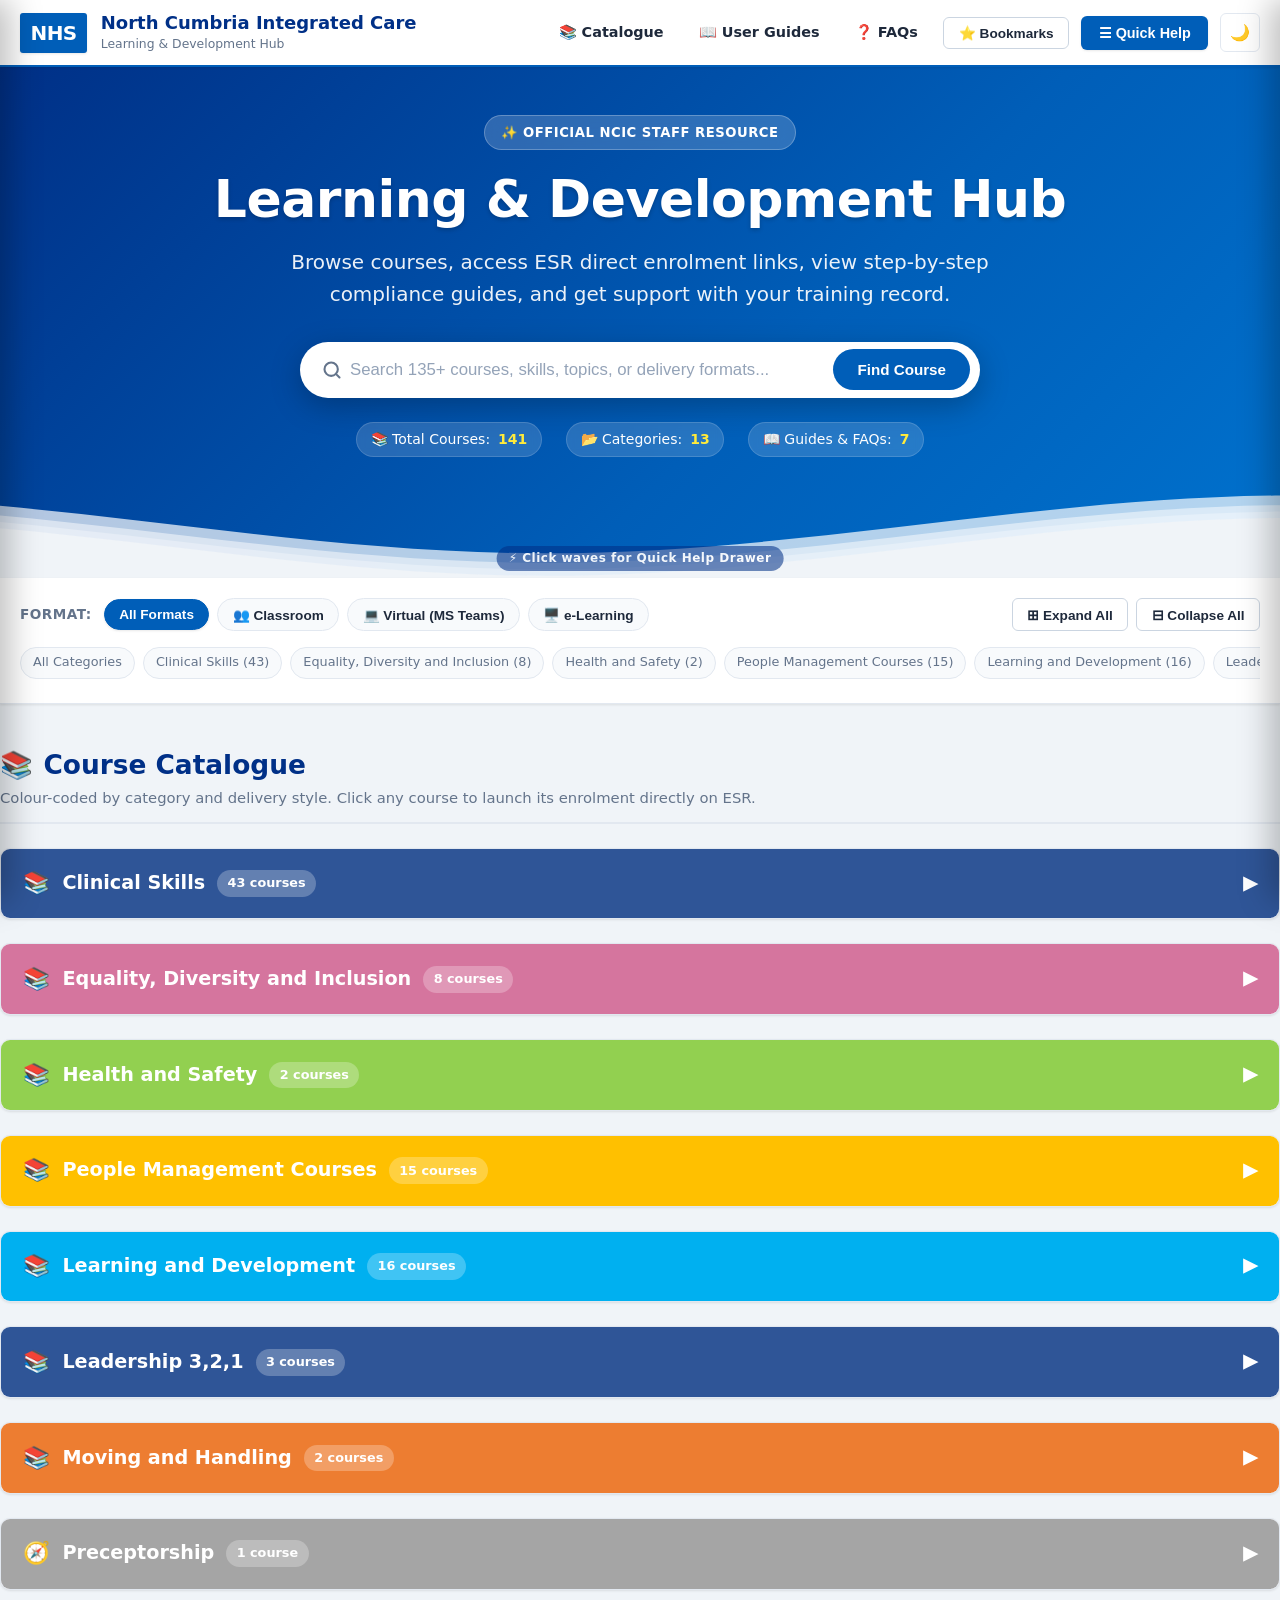
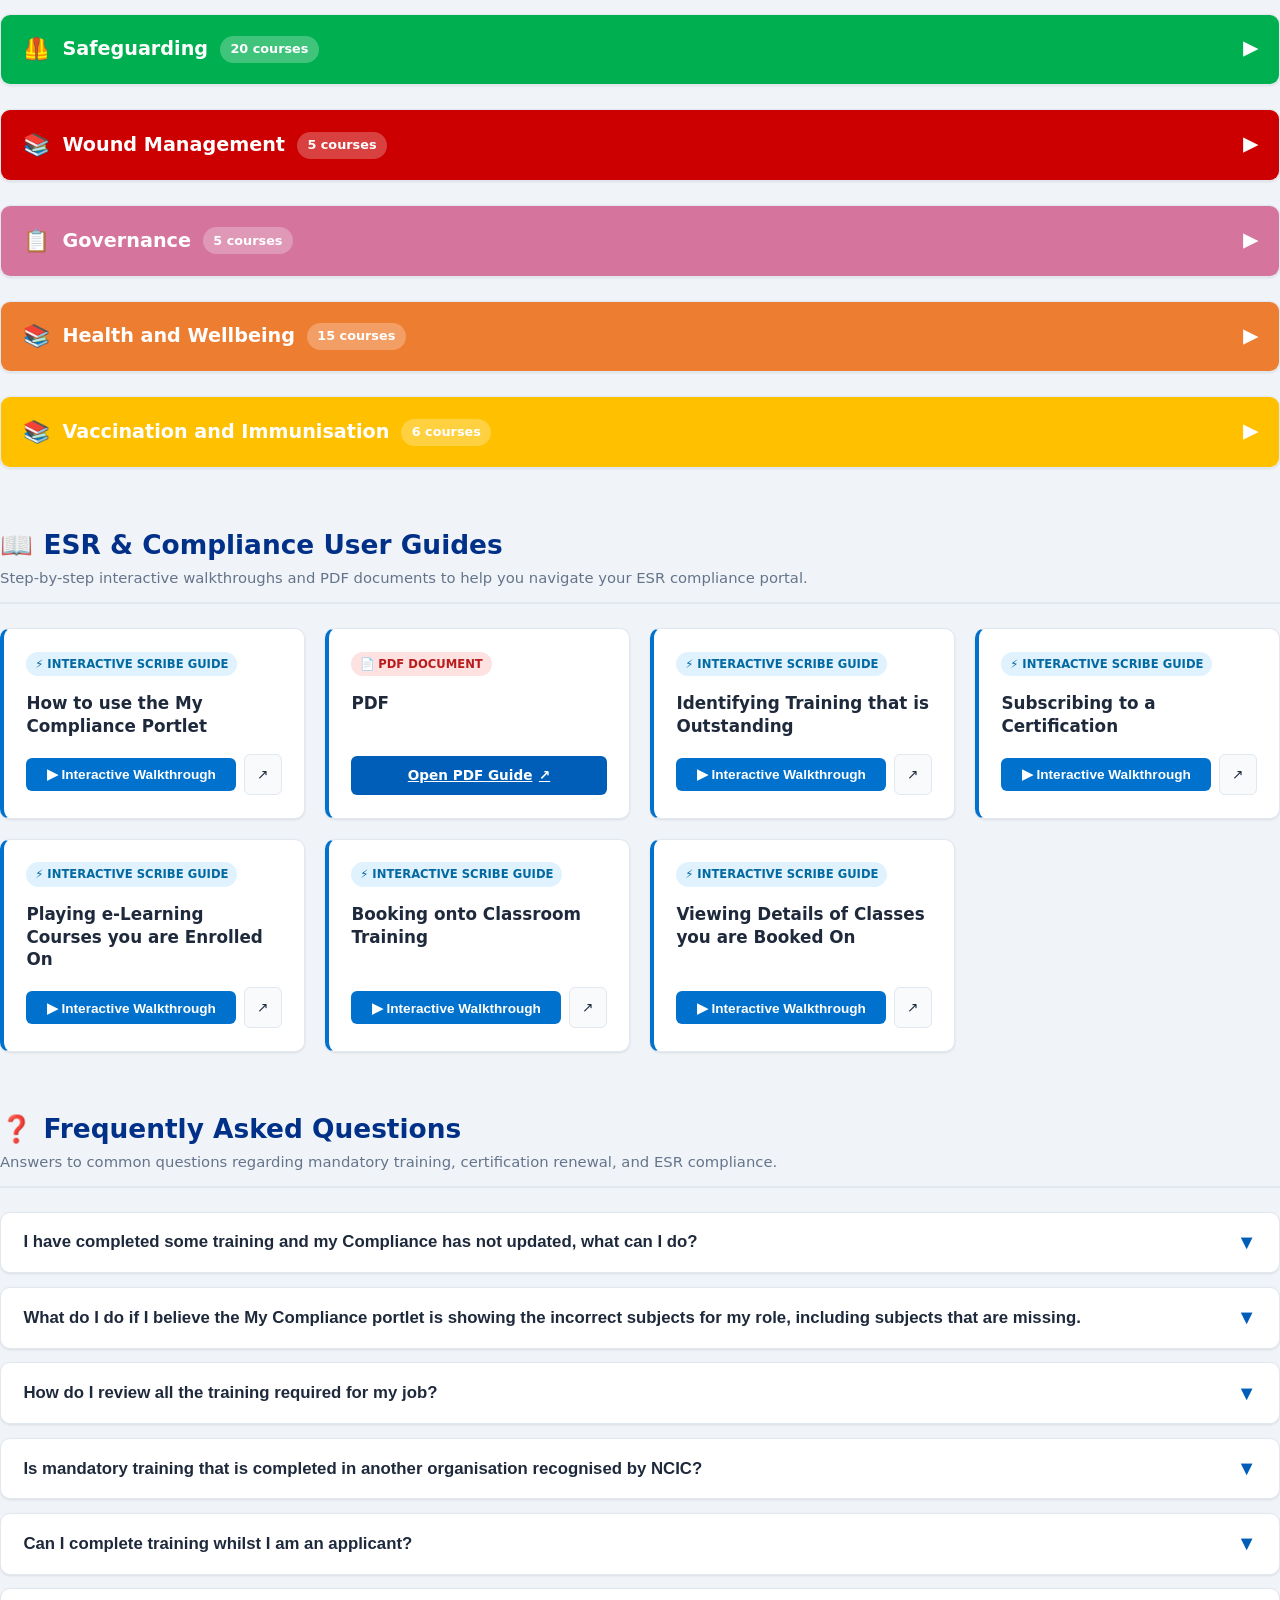
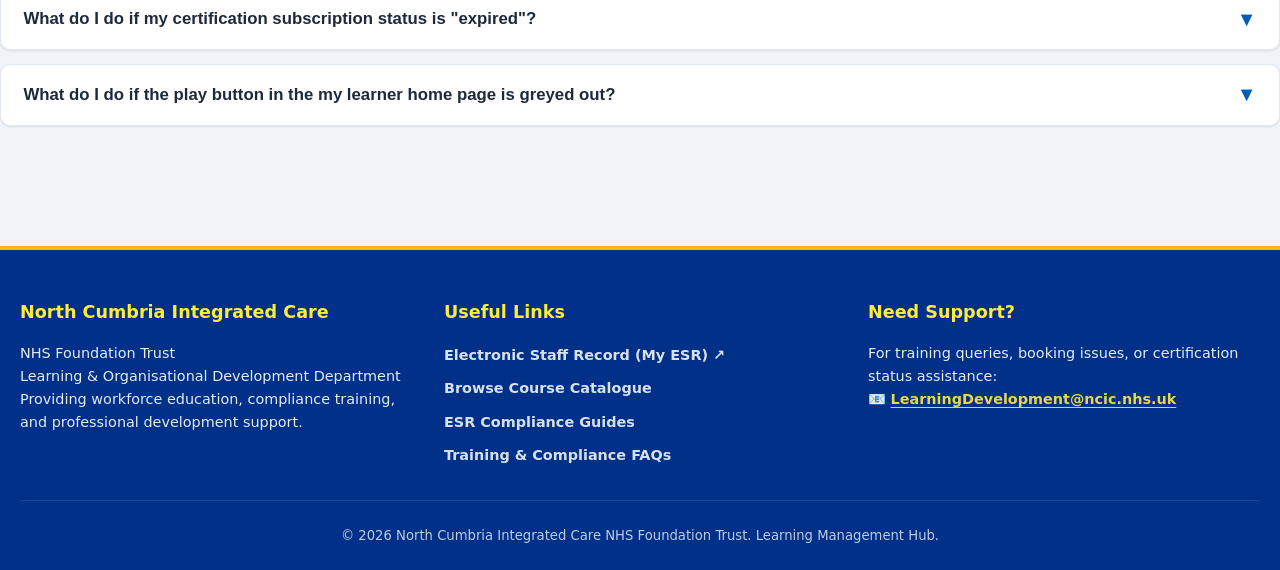
<file: index.html>
<!DOCTYPE html>
<html lang="en-GB">

<head>
  <meta charset="UTF-8">
  <meta name="viewport" content="width=device-width, initial-scale=1.0">
  <meta name="description"
    content="NCIC Learning & Development Hub - Course catalogue, ESR booking links, user guides, and compliance training for North Cumbria Integrated Care NHS Foundation Trust.">
  <meta name="theme-color" content="#005EB8">
  <title>NCIC Learning Management | Learning & Development Hub</title>

  <!-- Preconnect & Stylesheet -->
  <link rel="stylesheet" href="css/styles.css">
  <link rel="icon"
    href="data:image/svg+xml,<svg xmlns='http://www.w3.org/2000/svg' viewBox='0 0 100 100'><rect width='100' height='100' fill='%23005EB8'/><text x='50%' y='65%' font-family='sans-serif' font-weight='bold' font-size='40' fill='white' text-anchor='middle'>NHS</text></svg>">
</head>

<body>

  <!-- Accessible Skip Link -->
  <a href="#catalogue" class="skip-link">Skip to main course catalogue</a>

  <!-- ==========================================================================
       Site Header
       ========================================================================== -->
  <header class="site-header" role="banner">
    <div class="container header-container">
      <a href="#top" class="brand-section" aria-label="NCIC Learning Management Home">
        <div class="nhs-logo-badge">NHS</div>
        <div class="brand-text">
          <span class="brand-title">North Cumbria Integrated Care</span>
          <span class="brand-sub">Learning &amp; Development Hub</span>
        </div>
      </a>

      <nav class="nav-actions" role="navigation" aria-label="Main Navigation">
        <ul class="nav-links">
          <li><a href="#catalogue" class="nav-link">📚 Catalogue</a></li>
          <li><a href="#guides" class="nav-link">📖 User Guides</a></li>
          <li><a href="#faqs" class="nav-link">❓ FAQs</a></li>
        </ul>

        <!-- Bookmarks Trigger -->
        <button id="btnBookmarksTrigger" class="btn-secondary" aria-label="View Saved Bookmarks"
          title="View Saved Bookmarks">
          <span>⭐ Bookmarks</span>
          <span id="bookmarkBadge" class="badge" style="display:none;">0</span>
        </button>

        <!-- Help Drawer Trigger -->
        <button id="btnHelpTrigger" class="btn-drawer-trigger" aria-label="Open Quick Help Drawer">
          <span>☰ Quick Help</span>
        </button>

        <!-- Dark / Light Theme Toggle -->
        <button id="themeToggleBtn" class="theme-toggle-btn" aria-label="Toggle Dark Mode" title="Toggle theme">
          🌙
        </button>
      </nav>
    </div>
  </header>

  <!-- ==========================================================================
       Hero Section with Gentle Waves
       ========================================================================== -->
  <section class="hero-section" id="top">
    <div class="container hero-inner">
      <div class="hero-pill">✨ Official NCIC Staff Resource</div>
      <h1 class="hero-title">Learning &amp; Development Hub</h1>
      <p class="hero-description">
        Browse courses, access ESR direct enrolment links, view step-by-step compliance guides, and get support with
        your training record.
      </p>

      <!-- Instant Live Search Bar -->
      <div class="hero-search-wrapper">
        <div class="hero-search-box">
          <svg width="20" height="20" viewBox="0 0 24 24" fill="none" stroke="currentColor" stroke-width="2.5"
            stroke-linecap="round" stroke-linejoin="round" aria-hidden="true">
            <circle cx="11" cy="11" r="8"></circle>
            <line x1="21" y1="21" x2="16.65" y2="16.65"></line>
          </svg>
          <input type="search" id="heroSearchInput" class="hero-search-input"
            placeholder="Search 135+ courses, skills, topics, or delivery formats..." aria-label="Search courses"
            autocomplete="off">
          <button id="heroSearchClear" class="hero-search-clear" aria-label="Clear search input">✕</button>
          <button id="heroSearchBtn" class="hero-search-btn" aria-label="Search">Find Course</button>
        </div>
      </div>

      <!-- Quick Metrics -->
      <div class="hero-quick-stats">
        <div class="hero-stat-badge">
          <span>📚 Total Courses:</span>
          <strong id="statTotalCourses">135</strong>
        </div>
        <div class="hero-stat-badge">
          <span>📂 Categories:</span>
          <strong id="statTotalCategories">13</strong>
        </div>
        <div class="hero-stat-badge">
          <span>📖 Guides &amp; FAQs:</span>
          <strong id="statTotalGuides">14</strong>
        </div>
      </div>
    </div>

    <!-- Gentle Wave SVG Parallax (Clickable Trigger for Help Drawer) -->
    <div class="waves-container" id="waveClickTrigger" title="Click wave banner to open quick help">
      <svg class="wavesflex" xmlns="http://www.w3.org/2000/svg" xmlns:xlink="http://www.w3.org/1999/xlink"
        viewBox="0 24 150 28" preserveAspectRatio="none" shape-rendering="auto">
        <defs>
          <path id="gentle-wave" d="M-160 44c30 0 58-18 88-18s 58 18 88 18 58-18 88-18 58 18 88 18 v44h-352z" />
        </defs>
        <g class="wavesparallax">
          <use xlink:href="#gentle-wave" x="48" y="0" fill="rgba(255,255,255,0.7)" />
          <use xlink:href="#gentle-wave" x="48" y="3" fill="rgba(255,255,255,0.5)" />
          <use xlink:href="#gentle-wave" x="48" y="5" fill="rgba(255,255,255,0.3)" />
          <use xlink:href="#gentle-wave" x="48" y="7" fill="var(--bg-page)" />
        </g>
      </svg>
      <div class="wave-hint">⚡ Click waves for Quick Help Drawer</div>
    </div>
  </section>

  <!-- ==========================================================================
       Controls & Filters Bar
       ========================================================================== -->
  <section class="controls-section" aria-label="Course Filters and Navigation">
    <div class="container controls-wrapper">

      <!-- Filter Row -->
      <div class="filter-row">
        <!-- Delivery Format Pills -->
        <div class="filter-group">
          <span class="filter-label">Format:</span>
          <button class="filter-pill format-filter-pill active" data-format="all">
            All Formats
          </button>
          <button class="filter-pill format-filter-pill" data-format="Classroom">
            👥 Classroom
          </button>
          <button class="filter-pill format-filter-pill" data-format="Virtual Classroom">
            💻 Virtual (MS Teams)
          </button>
          <button class="filter-pill format-filter-pill" data-format="e-Learning">
            🖥️ e-Learning
          </button>
        </div>

        <!-- Accordion Controls -->
        <div class="action-buttons-group">
          <button id="expandAllBtn" class="btn-secondary" title="Expand all categories">
            <span>⊞ Expand All</span>
          </button>
          <button id="collapseAllBtn" class="btn-secondary" title="Collapse all categories">
            <span>⊟ Collapse All</span>
          </button>
        </div>
      </div>

      <!-- Category Quick Jump Row -->
      <div class="category-jump-row" id="categoryJumpContainer" aria-label="Category Quick Links">
        <!-- Injected dynamically via JS -->
      </div>
    </div>
  </section>

  <!-- ==========================================================================
       Main Content Container
       ========================================================================== -->
  <main class="container main-content" id="mainContent">

    <!-- Active Filter / Search Results Bar -->
    <div id="resultsStatusBar" class="results-status-bar" style="display:none;">
      <div id="resultsCount" class="results-count">Showing matching courses</div>
      <button id="resultsResetBtn" class="results-reset-btn">✕ Reset Filters</button>
    </div>

    <!-- ======================================================================
         1. Course Catalogue Section
         ====================================================================== -->
    <section id="catalogue" class="content-section" aria-labelledby="catalogueHeading">
      <div class="section-header">
        <div>
          <h2 id="catalogueHeading" class="section-title">
            <span>📚</span> Course Catalogue
          </h2>
          <p class="section-subtitle">
            Colour-coded by category and delivery style. Click any course to launch its enrolment directly on ESR.
          </p>
        </div>
      </div>

      <!-- Categories & Courses Container -->
      <div id="categoriesContainer" class="categories-container">
        <!-- Rendered dynamically by js/app.js from js/data.js -->
      </div>

      <!-- Empty State -->
      <div id="emptyState" class="empty-state" style="display:none;">
        <div class="empty-state-icon">🔍</div>
        <h3>No courses found</h3>
        <p>We couldn't find any courses matching your current search and format filters. Try adjusting your keywords or
          clearing the filter.</p>
        <button class="btn-secondary" onclick="document.getElementById('resultsResetBtn').click()">Clear All
          Filters</button>
      </div>
    </section>

    <!-- ======================================================================
         2. User Guides & Compliance Help Section
         ====================================================================== -->
    <section id="guides" class="content-section" aria-labelledby="guidesHeading">
      <div class="section-header">
        <div>
          <h2 id="guidesHeading" class="section-title">
            <span>📖</span> ESR &amp; Compliance User Guides
          </h2>
          <p class="section-subtitle">
            Step-by-step interactive walkthroughs and PDF documents to help you navigate your ESR compliance portal.
          </p>
        </div>
      </div>

      <!-- Guides Grid Container -->
      <div id="guidesContainer" class="guides-grid">
        <!-- Rendered dynamically by js/app.js from js/data.js -->
      </div>
    </section>

    <!-- ======================================================================
         3. Frequently Asked Questions (FAQs) Section
         ====================================================================== -->
    <section id="faqs" class="content-section" aria-labelledby="faqsHeading">
      <div class="section-header">
        <div>
          <h2 id="faqsHeading" class="section-title">
            <span>❓</span> Frequently Asked Questions
          </h2>
          <p class="section-subtitle">
            Answers to common questions regarding mandatory training, certification renewal, and ESR compliance.
          </p>
        </div>
      </div>

      <!-- FAQs Container -->
      <div id="faqsContainer" class="faqs-container">
        <!-- Rendered dynamically by js/app.js from js/data.js -->
      </div>
    </section>
  </main>

  <!-- ==========================================================================
       Slide-out Help Drawer (Replaces old LifeRay Sidenav)
       ========================================================================== -->
  <div id="helpDrawerBackdrop" class="drawer-backdrop" aria-hidden="true"></div>
  <aside id="helpDrawer" class="help-drawer" role="dialog" aria-labelledby="drawerTitle" aria-modal="true">
    <div class="drawer-header">
      <h3 id="drawerTitle">Learning &amp; Development Help</h3>
      <button id="btnHelpClose" class="btn-drawer-close" aria-label="Close help drawer">✕</button>
    </div>
    <div class="drawer-body">

      <!-- Quick Navigation -->
      <div>
        <div class="drawer-section-title">Quick Navigation</div>
        <ul class="drawer-links-list">
          <li class="drawer-link-item">
            <a href="#catalogue" onclick="NCICApp.closeHelpDrawer()">
              <span>📚 Course Catalogue</span>
              <span>→</span>
            </a>
          </li>
          <li class="drawer-link-item">
            <a href="#guides" onclick="NCICApp.closeHelpDrawer()">
              <span>📖 ScribeHow &amp; PDF Guides</span>
              <span>→</span>
            </a>
          </li>
          <li class="drawer-link-item">
            <a href="#faqs" onclick="NCICApp.closeHelpDrawer()">
              <span>❓ Compliance FAQs</span>
              <span>→</span>
            </a>
          </li>
        </ul>
      </div>

      <!-- Essential Guides Quick Links -->
      <div>
        <div class="drawer-section-title">Essential User Guides</div>
        <ul class="drawer-links-list">
          <li class="drawer-link-item">
            <a href="https://scribehow.com/embed/How_to_Use_the_Compliance_Portlet__9dOjYztbRxGKyPVBHEPkZg"
              target="_blank" rel="noopener noreferrer">
              <span>How to use My Compliance Portlet</span>
              <span>↗</span>
            </a>
          </li>
          <li class="drawer-link-item">
            <a href="https://my.esr.nhs.uk/dashboard/webdav/cumbria-partnership-nhs-trust-262-/document_library/L%26D/HowtoUsetheCompliancePortlet.pdf"
              target="_blank" rel="noopener noreferrer">
              <span>Compliance Portlet (PDF Guide)</span>
              <span>↗</span>
            </a>
          </li>
          <li class="drawer-link-item">
            <a href="https://scribehow.com/shared/How_to_Use_the_Compliance_Portlet_Copy__2Xdu0UgvQhKTuyWdU_F2lA#e8ec4826"
              target="_blank" rel="noopener noreferrer">
              <span>Subscribing to a Certification</span>
              <span>↗</span>
            </a>
          </li>
          <li class="drawer-link-item">
            <a href="https://scribehow.com/shared/How_to_Use_the_Compliance_Portlet_Copy__2Xdu0UgvQhKTuyWdU_F2lA#684f48f5"
              target="_blank" rel="noopener noreferrer">
              <span>Playing e-Learning Courses</span>
              <span>↗</span>
            </a>
          </li>
          <li class="drawer-link-item">
            <a href="https://scribehow.com/shared/How_to_Use_the_Compliance_Portlet_Copy__2Xdu0UgvQhKTuyWdU_F2lA#22b100c3"
              target="_blank" rel="noopener noreferrer">
              <span>Booking onto Classroom Training</span>
              <span>↗</span>
            </a>
          </li>
        </ul>
      </div>

      <!-- Contact L&D Team Card -->
      <div class="contact-card">
        <h4>Need further assistance?</h4>
        <p>If your training record has not updated or you have questions regarding role requirements, contact the
          L&amp;D Team:</p>
        <p>
          📧 <strong>Email:</strong> <a
            href="mailto:LearningDevelopment@ncic.nhs.uk">LearningDevelopment@ncic.nhs.uk</a>
        </p>
        <p style="font-size: 0.8rem; margin-top: 0.5rem; color: var(--text-muted);">
          Please allow up to 24 hours for completed e-learning and subscriptions to reflect in your My Compliance
          portlet.
        </p>
      </div>

    </div>
  </aside>

  <!-- ==========================================================================
       Slide-out Bookmarks Drawer
       ========================================================================== -->
  <div id="bookmarksDrawerBackdrop" class="drawer-backdrop" aria-hidden="true"></div>
  <aside id="bookmarksDrawer" class="bookmarks-drawer" role="dialog" aria-labelledby="bookmarksTitle" aria-modal="true">
    <div class="drawer-header" style="background: var(--nhs-blue);">
      <h3 id="bookmarksTitle">⭐ My Saved Courses</h3>
      <button id="btnBookmarksClose" class="btn-drawer-close" aria-label="Close bookmarks drawer">✕</button>
    </div>
    <div class="drawer-body">
      <p style="font-size: 0.85rem; color: var(--text-muted);">
        Your shortlisted courses are saved in this browser for quick reference when logging into ESR.
      </p>
      <ul id="bookmarksList" class="bookmarks-list">
        <!-- Rendered dynamically -->
      </ul>
      <div
        style="margin-top: auto; padding-top: 1rem; border-top: 1px solid var(--border-light); display: flex; gap: 0.5rem;">
        <button id="btnClearBookmarks" class="btn-secondary"
          style="flex: 1; color: var(--nhs-emergency-red); justify-content: center;">
          Clear All
        </button>
        <button class="btn-secondary" onclick="window.print()" style="flex: 1; justify-content: center;">
          🖨️ Print List
        </button>
      </div>
    </div>
  </aside>

  <!-- ==========================================================================
       ScribeHow Interactive Preview Modal
       ========================================================================== -->
  <div id="guideModalBackdrop" class="modal-backdrop" aria-hidden="true">
    <div id="guideModal" class="modal-dialog" role="dialog" aria-labelledby="guideModalTitle" aria-modal="true">
      <div class="modal-header">
        <h3 id="guideModalTitle">Interactive Walkthrough</h3>
        <button id="btnGuideModalClose" class="btn-modal-close" aria-label="Close walkthrough modal">✕</button>
      </div>
      <div class="modal-body">
        <iframe id="guideModalIframe" class="modal-iframe" title="ScribeHow Walkthrough Viewer" src="about:blank"
          allowfullscreen></iframe>
      </div>
    </div>
  </div>

  <!-- Toast Notification Popup -->
  <div id="toastNotification" class="toast-notification" role="status" aria-live="polite"></div>

  <!-- ==========================================================================
       Site Footer
       ========================================================================== -->
  <footer class="site-footer" role="contentinfo">
    <div class="container">
      <div class="footer-grid">
        <div class="footer-col">
          <h4>North Cumbria Integrated Care</h4>
          <p>
            NHS Foundation Trust<br>
            Learning &amp; Organisational Development Department<br>
            Providing workforce education, compliance training, and professional development support.
          </p>
        </div>
        <div class="footer-col">
          <h4>Useful Links</h4>
          <ul class="footer-links">
            <li><a href="https://my.esr.nhs.uk" target="_blank" rel="noopener noreferrer">Electronic Staff Record (My
                ESR) ↗</a></li>
            <li><a href="#catalogue">Browse Course Catalogue</a></li>
            <li><a href="#guides">ESR Compliance Guides</a></li>
            <li><a href="#faqs">Training &amp; Compliance FAQs</a></li>
          </ul>
        </div>
        <div class="footer-col">
          <h4>Need Support?</h4>
          <p>
            For training queries, booking issues, or certification status assistance:<br>
            📧 <a href="mailto:LearningDevelopment@ncic.nhs.uk">LearningDevelopment@ncic.nhs.uk</a>
          </p>
        </div>
      </div>
      <div class="footer-bottom">
        <p>&copy; 2026 North Cumbria Integrated Care NHS Foundation Trust. Learning Management Hub.</p>
      </div>
    </div>
  </footer>

  <!-- Scripts -->
  <script src="js/data.js"></script>
  <script src="js/app.js"></script>
</body>

</html>
</file>
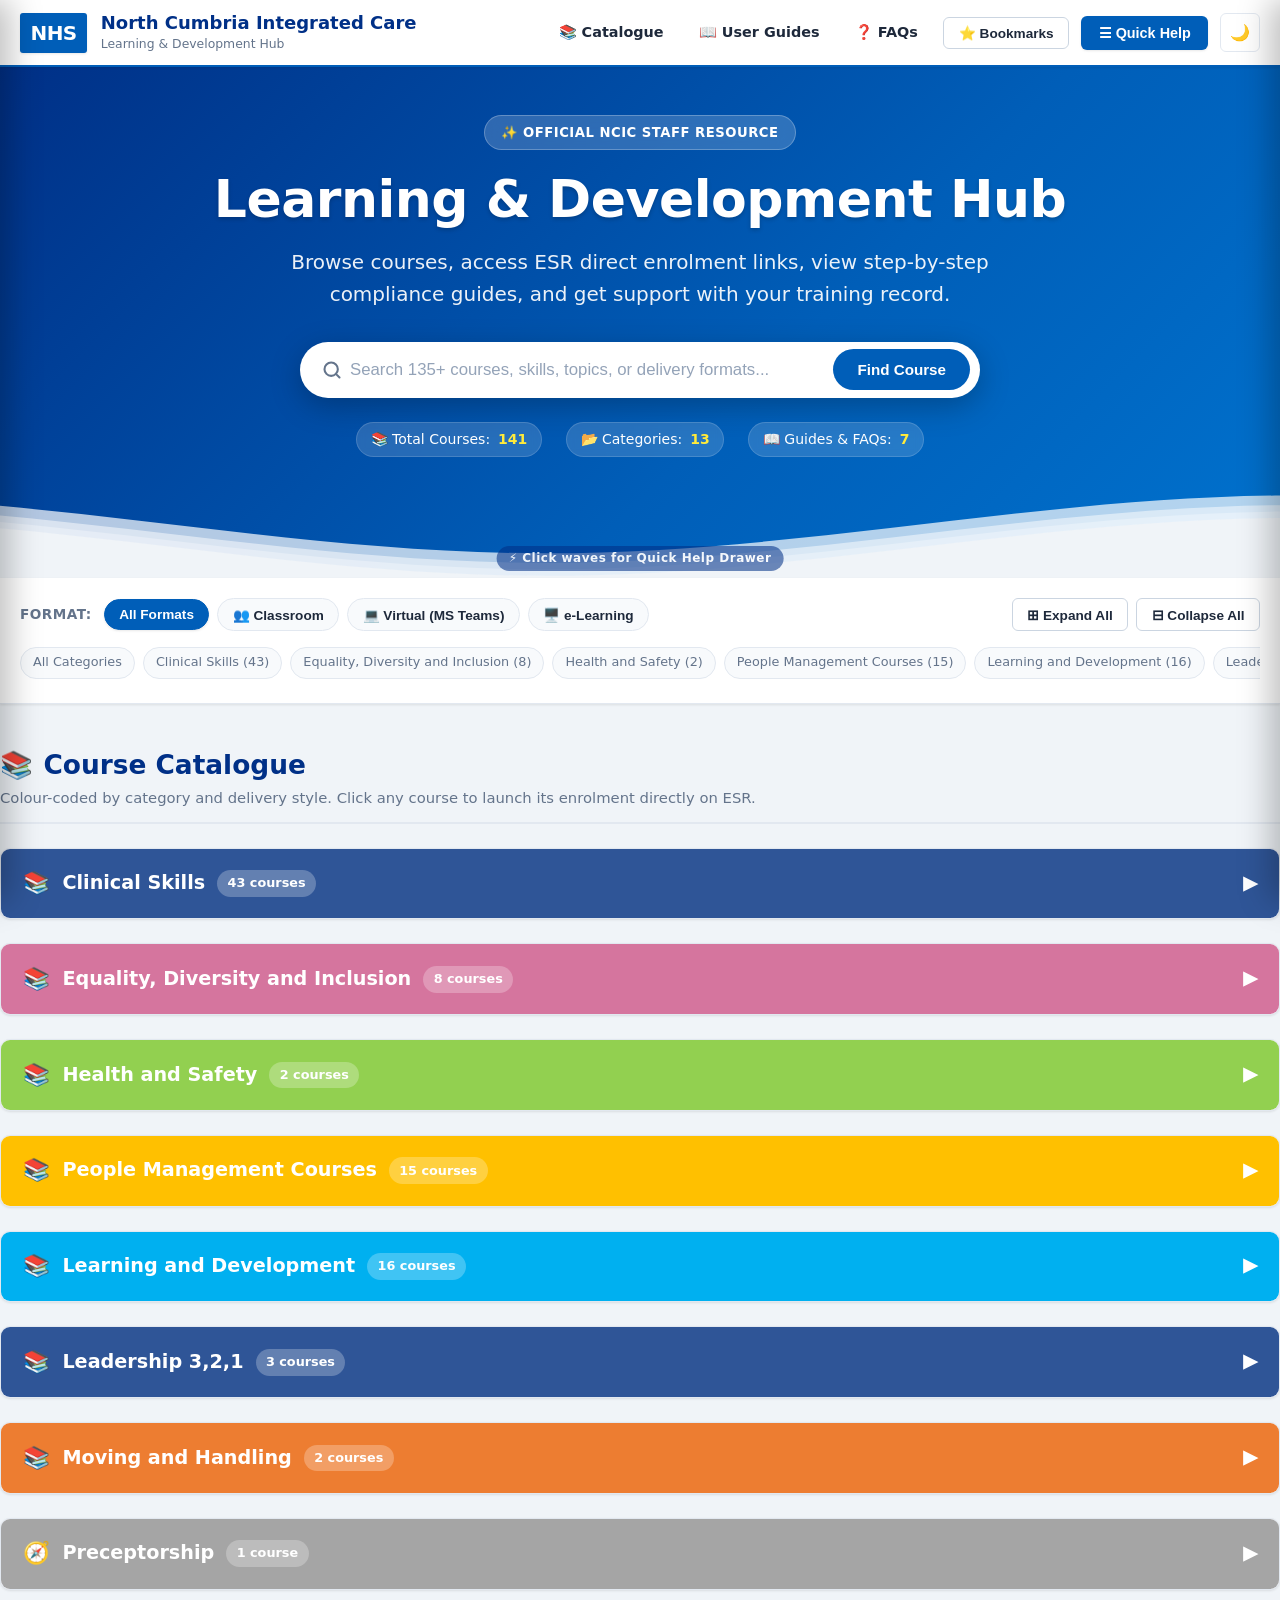
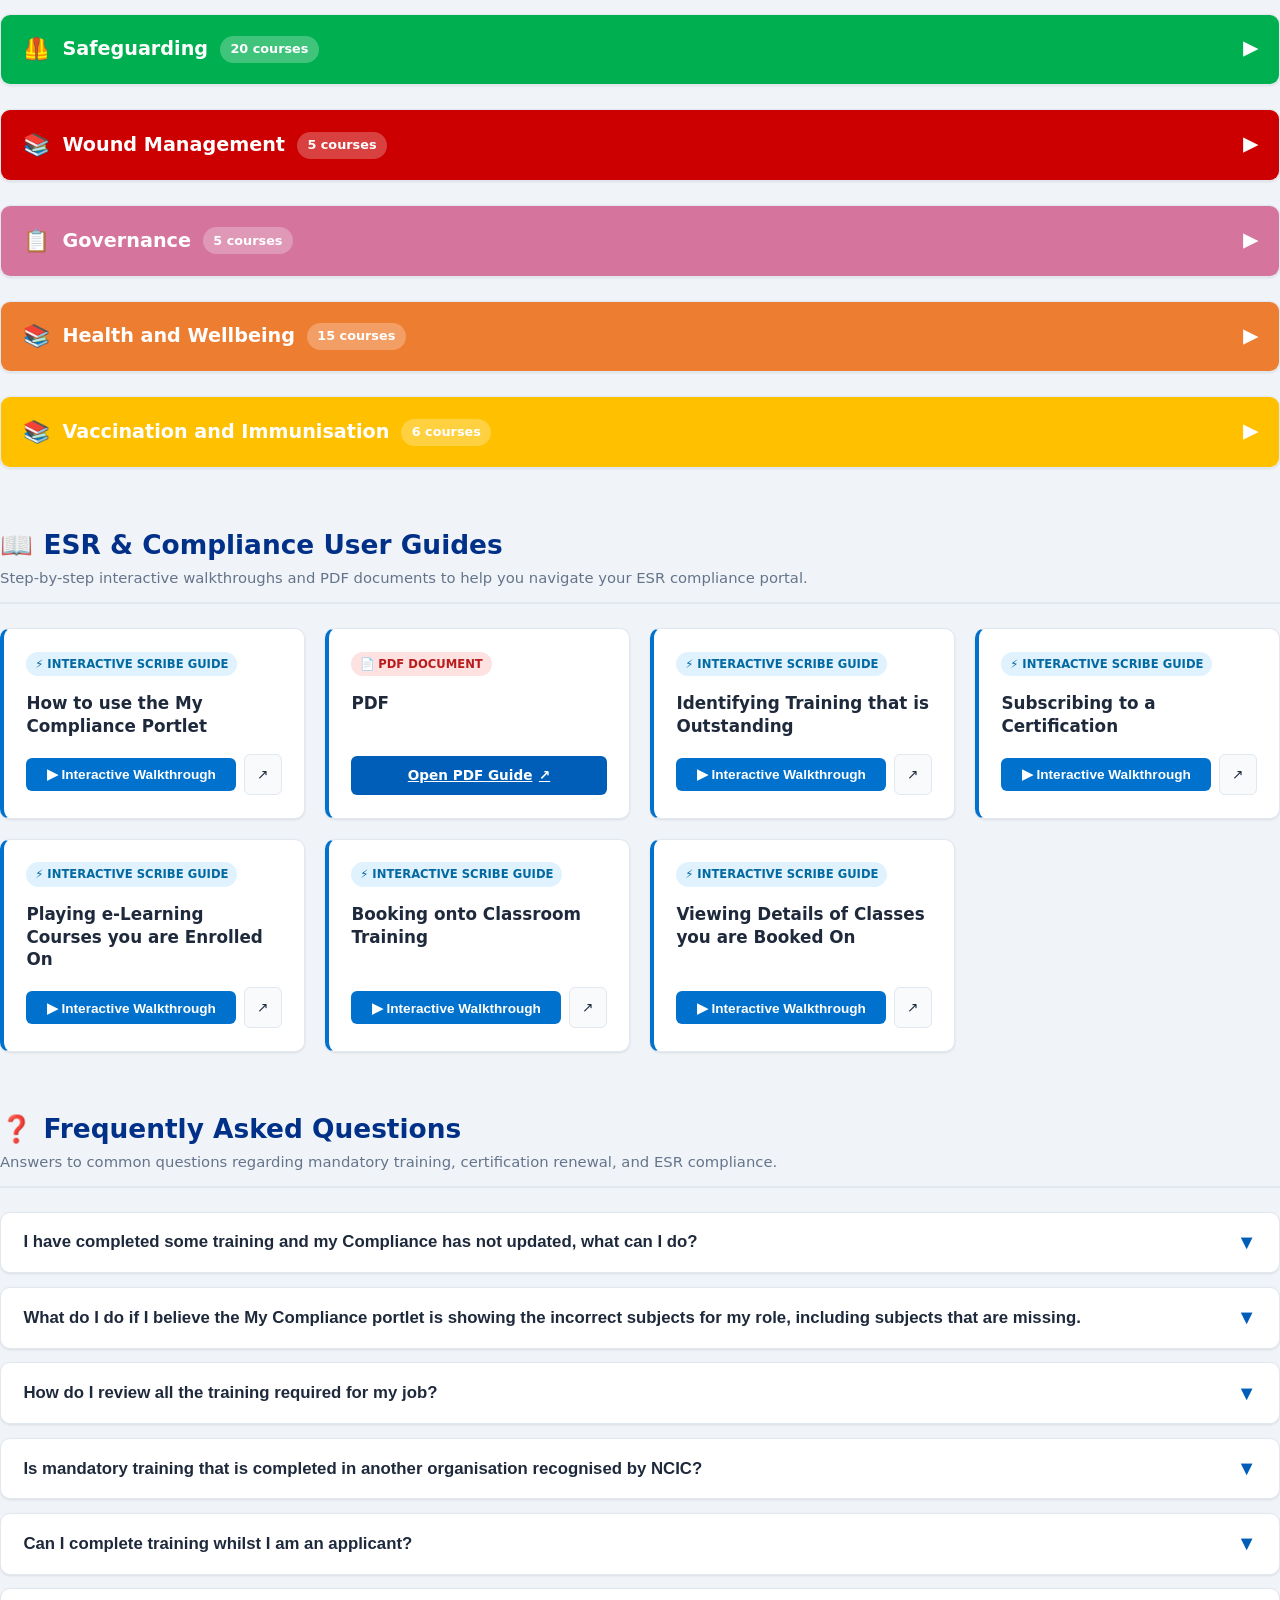
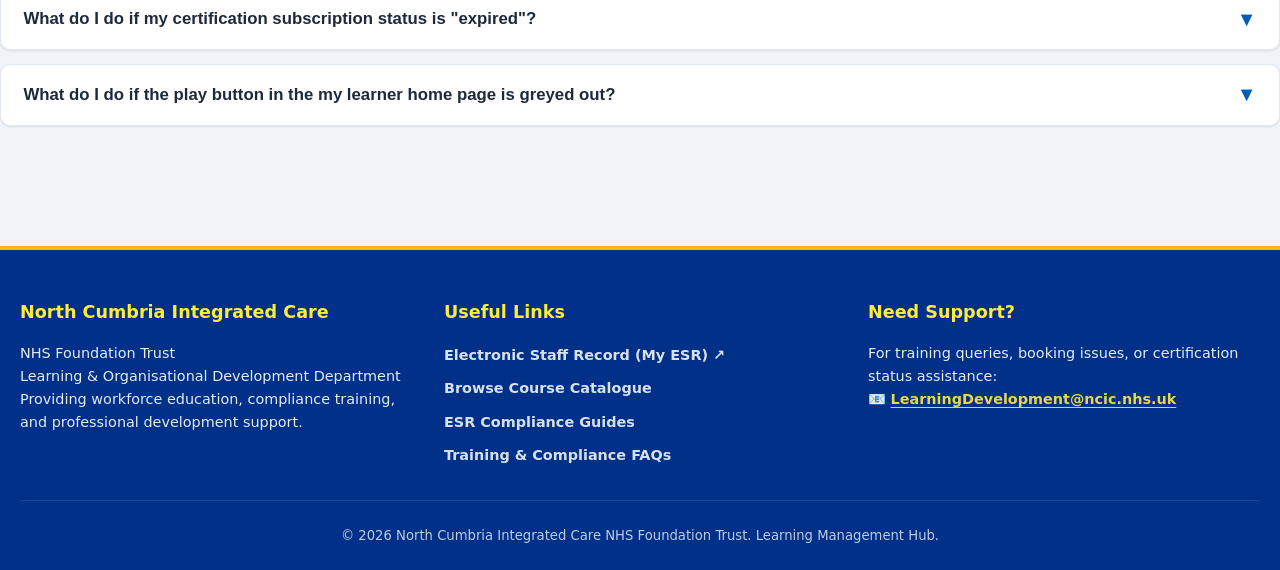
<file: test-codepen.html>
<!DOCTYPE html>
<html lang="en">
<head>
  <meta charset="UTF-8">
  <meta name="viewport" content="width=device-width, initial-scale=1.0">
  <title>NCIC Learning Management Hub</title>
  <style>
/* ==========================================================================
   NCIC Learning & Development Management Hub - Stylesheet
   Design System: NHS Digital / Modern Clean Aesthetic
   ========================================================================== */

:root {
  /* NHS Core Color Palette */
  --nhs-blue: #005EB8;
  --nhs-dark-blue: #003087;
  --nhs-bright-blue: #0072CE;
  --nhs-light-blue: #41B6E6;
  --nhs-aqua-green: #00A499;
  --nhs-green: #007F3B;
  --nhs-dark-pink: #7C2855;
  --nhs-yellow: #FFB81C;
  --nhs-warm-yellow: #FFEB3B;
  --nhs-emergency-red: #DA291C;
  
  /* Neutral Palette */
  --bg-page: #F0F4F8;
  --bg-surface: #FFFFFF;
  --bg-surface-elevated: #FFFFFF;
  --bg-subtle: #F8FAFC;
  --text-main: #1E293B;
  --text-muted: #64748B;
  --text-inverse: #FFFFFF;
  --border-light: #E2E8F0;
  --border-subtle: #CBD5E1;
  --border-focus: #FFEB3B;

  /* Shadows */
  --shadow-sm: 0 1px 3px rgba(0, 0, 0, 0.06), 0 1px 2px rgba(0, 0, 0, 0.04);
  --shadow-md: 0 4px 6px -1px rgba(0, 0, 0, 0.08), 0 2px 4px -1px rgba(0, 0, 0, 0.04);
  --shadow-lg: 0 10px 25px -3px rgba(0, 0, 0, 0.09), 0 4px 6px -2px rgba(0, 0, 0, 0.04);
  --shadow-xl: 0 20px 30px -10px rgba(0, 48, 135, 0.15);

  /* Delivery Format Colors */
  --fmt-classroom-bg: #EBF3FC;
  --fmt-classroom-text: #0B4F9C;
  --fmt-classroom-border: #93C5FD;
  --fmt-classroom-badge: #2F5597;

  --fmt-virtual-bg: #F5EEF8;
  --fmt-virtual-text: #6A1B9A;
  --fmt-virtual-border: #D8B4E2;
  --fmt-virtual-badge: #8E24AA;

  --fmt-elearning-bg: #E8F5E9;
  --fmt-elearning-text: #1B5E20;
  --fmt-elearning-border: #A5D6A7;
  --fmt-elearning-badge: #2E7D32;

  /* Layout & Transitions */
  --radius-sm: 6px;
  --radius-md: 10px;
  --radius-lg: 16px;
  --radius-full: 9999px;
  --transition-fast: 150ms cubic-bezier(0.4, 0, 0.2, 1);
  --transition-normal: 250ms cubic-bezier(0.4, 0, 0.2, 1);
  --font-family: system-ui, -apple-system, BlinkMacSystemFont, 'Segoe UI', Roboto, Helvetica, Arial, sans-serif;
  --container-max: 1280px;
}

/* Dark Mode Overrides */
[data-theme="dark"] {
  --bg-page: #0F172A;
  --bg-surface: #1E293B;
  --bg-surface-elevated: #334155;
  --bg-subtle: #192231;
  --text-main: #F1F5F9;
  --text-muted: #94A3B8;
  --border-light: #334155;
  --border-subtle: #475569;
  --shadow-sm: 0 1px 3px rgba(0, 0, 0, 0.3);
  --shadow-md: 0 4px 8px rgba(0, 0, 0, 0.4);
  --shadow-lg: 0 10px 25px rgba(0, 0, 0, 0.5);

  --fmt-classroom-bg: #1e293b;
  --fmt-classroom-text: #93c5fd;
  --fmt-classroom-border: #3b82f6;

  --fmt-virtual-bg: #2d1e3e;
  --fmt-virtual-text: #e9d5ff;
  --fmt-virtual-border: #a855f7;

  --fmt-elearning-bg: #143520;
  --fmt-elearning-text: #a7f3d0;
  --fmt-elearning-border: #10b981;
}

/* Base Reset */
*, *::before, *::after {
  box-sizing: border-box;
  margin: 0;
  padding: 0;
}

html {
  scroll-behavior: smooth;
  font-size: 16px;
}

body {
  font-family: var(--font-family);
  background-color: var(--bg-page);
  color: var(--text-main);
  line-height: 1.6;
  min-height: 100vh;
  display: flex;
  flex-direction: column;
  -webkit-font-smoothing: antialiased;
  -moz-osx-font-smoothing: grayscale;
}

/* Skip link for accessibility */
.skip-link {
  position: absolute;
  top: -50px;
  left: 20px;
  background: var(--nhs-yellow);
  color: #000;
  padding: 10px 16px;
  font-weight: 700;
  z-index: 10000;
  border-radius: var(--radius-sm);
  transition: top var(--transition-fast);
  text-decoration: none;
}
.skip-link:focus {
  top: 15px;
}

.container {
  width: 100%;
  max-width: var(--container-max);
  margin-left: auto;
  margin-right: auto;
  padding-left: 1.25rem;
  padding-right: 1.25rem;
}

/* ==========================================================================
   Header & Top Navigation
   ========================================================================== */
.site-header {
  position: sticky;
  top: 0;
  background: rgba(255, 255, 255, 0.95);
  backdrop-filter: blur(10px);
  border-bottom: 2px solid var(--nhs-blue);
  z-index: 1000;
  box-shadow: var(--shadow-sm);
  transition: background-color var(--transition-normal);
}

[data-theme="dark"] .site-header {
  background: rgba(30, 41, 59, 0.95);
  border-bottom-color: var(--nhs-bright-blue);
}

.header-container {
  display: flex;
  align-items: center;
  justify-content: space-between;
  padding-top: 0.75rem;
  padding-bottom: 0.75rem;
  gap: 1rem;
}

.brand-section {
  display: flex;
  align-items: center;
  gap: 0.85rem;
  text-decoration: none;
  color: var(--text-main);
}

.nhs-logo-badge {
  background-color: var(--nhs-blue);
  color: #FFFFFF;
  font-weight: 900;
  font-size: 1.25rem;
  padding: 0.25rem 0.65rem;
  border-radius: 3px;
  letter-spacing: -0.5px;
  box-shadow: var(--shadow-sm);
}

.brand-text {
  display: flex;
  flex-direction: column;
}

.brand-title {
  font-size: 1.125rem;
  font-weight: 700;
  color: var(--nhs-dark-blue);
  line-height: 1.2;
}

[data-theme="dark"] .brand-title {
  color: var(--text-main);
}

.brand-sub {
  font-size: 0.775rem;
  color: var(--text-muted);
  font-weight: 500;
}

.nav-actions {
  display: flex;
  align-items: center;
  gap: 0.75rem;
}

.nav-links {
  display: flex;
  align-items: center;
  gap: 0.5rem;
  list-style: none;
}

.nav-link {
  display: inline-flex;
  align-items: center;
  gap: 0.4rem;
  padding: 0.5rem 0.85rem;
  font-size: 0.9rem;
  font-weight: 600;
  color: var(--text-main);
  text-decoration: none;
  border-radius: var(--radius-sm);
  transition: all var(--transition-fast);
}

.nav-link:hover, .nav-link:focus-visible {
  background-color: var(--bg-subtle);
  color: var(--nhs-blue);
}

.btn-drawer-trigger {
  display: inline-flex;
  align-items: center;
  gap: 0.5rem;
  background-color: var(--nhs-blue);
  color: #FFFFFF;
  border: none;
  padding: 0.55rem 1.1rem;
  font-size: 0.9rem;
  font-weight: 600;
  border-radius: var(--radius-sm);
  cursor: pointer;
  box-shadow: var(--shadow-sm);
  transition: all var(--transition-fast);
}

.btn-drawer-trigger:hover {
  background-color: var(--nhs-dark-blue);
  transform: translateY(-1px);
}

.theme-toggle-btn {
  background: transparent;
  border: 1px solid var(--border-light);
  color: var(--text-main);
  padding: 0.55rem;
  border-radius: var(--radius-sm);
  cursor: pointer;
  font-size: 1rem;
  display: flex;
  align-items: center;
  justify-content: center;
  transition: all var(--transition-fast);
}

.theme-toggle-btn:hover {
  background-color: var(--bg-subtle);
}

/* ==========================================================================
   Hero Section with Gentle Waves Parallax
   ========================================================================== */
.hero-section {
  position: relative;
  background: linear-gradient(135deg, #003087 0%, #005EB8 60%, #0072CE 100%);
  color: #FFFFFF;
  overflow: hidden;
  padding-top: 3rem;
  text-align: center;
}

.hero-inner {
  position: relative;
  z-index: 2;
  padding-bottom: 2rem;
}

.hero-pill {
  display: inline-flex;
  align-items: center;
  gap: 0.5rem;
  background: rgba(255, 255, 255, 0.18);
  backdrop-filter: blur(8px);
  padding: 0.35rem 1rem;
  border-radius: var(--radius-full);
  font-size: 0.825rem;
  font-weight: 600;
  letter-spacing: 0.5px;
  text-transform: uppercase;
  margin-bottom: 1.25rem;
  border: 1px solid rgba(255, 255, 255, 0.25);
}

.hero-title {
  font-size: clamp(2rem, 4.5vw, 3.25rem);
  font-weight: 800;
  line-height: 1.15;
  margin-bottom: 1rem;
  letter-spacing: -0.5px;
  text-shadow: 0 2px 4px rgba(0, 0, 0, 0.2);
}

.hero-description {
  font-size: clamp(1rem, 2vw, 1.25rem);
  max-width: 720px;
  margin: 0 auto 2rem auto;
  opacity: 0.92;
  font-weight: 400;
}

/* Hero Search Bar */
.hero-search-wrapper {
  max-width: 680px;
  margin: 0 auto 1.5rem auto;
  position: relative;
}

.hero-search-box {
  display: flex;
  align-items: center;
  background: #FFFFFF;
  border-radius: var(--radius-full);
  padding: 0.35rem 0.5rem 0.35rem 1.25rem;
  box-shadow: 0 8px 30px rgba(0, 0, 0, 0.25);
  border: 2px solid transparent;
  transition: all var(--transition-fast);
}

.hero-search-box:focus-within {
  border-color: var(--nhs-yellow);
  box-shadow: 0 0 0 4px rgba(255, 235, 59, 0.4);
}

.hero-search-box svg {
  color: var(--text-muted);
  flex-shrink: 0;
  margin-right: 0.5rem;
}

.hero-search-input {
  width: 100%;
  border: none;
  outline: none;
  font-size: 1.05rem;
  color: #1E293B;
  background: transparent;
}

.hero-search-input::placeholder {
  color: #94A3B8;
}

.hero-search-clear {
  background: none;
  border: none;
  color: var(--text-muted);
  cursor: pointer;
  padding: 0.5rem;
  border-radius: var(--radius-full);
  display: none;
  align-items: center;
  justify-content: center;
}

.hero-search-clear:hover {
  color: var(--text-main);
}

.hero-search-btn {
  background: var(--nhs-blue);
  color: #FFFFFF;
  border: none;
  border-radius: var(--radius-full);
  padding: 0.75rem 1.5rem;
  font-weight: 700;
  font-size: 0.95rem;
  cursor: pointer;
  transition: background-color var(--transition-fast);
  flex-shrink: 0;
}

.hero-search-btn:hover {
  background: var(--nhs-dark-blue);
}

.hero-quick-stats {
  display: flex;
  justify-content: center;
  gap: 1.5rem;
  flex-wrap: wrap;
  margin-top: 1.5rem;
}

.hero-stat-badge {
  display: inline-flex;
  align-items: center;
  gap: 0.5rem;
  font-size: 0.875rem;
  background: rgba(255, 255, 255, 0.15);
  backdrop-filter: blur(4px);
  padding: 0.35rem 0.85rem;
  border-radius: var(--radius-full);
  border: 1px solid rgba(255, 255, 255, 0.15);
}

.hero-stat-badge strong {
  font-weight: 700;
  color: var(--nhs-warm-yellow);
}

/* Gentle Waves SVG Animation */
.waves-container {
  position: relative;
  width: 100%;
  height: 90px;
  margin-bottom: -1px;
  min-height: 70px;
  cursor: pointer;
}

.wavesflex {
  display: block;
  width: 100%;
  height: 90px;
}

.wavesparallax > use {
  animation: move-forever 25s cubic-bezier(0.55, 0.5, 0.45, 0.5) infinite;
}

.wavesparallax > use:nth-child(1) {
  animation-delay: -2s;
  animation-duration: 7s;
}

.wavesparallax > use:nth-child(2) {
  animation-delay: -3s;
  animation-duration: 10s;
}

.wavesparallax > use:nth-child(3) {
  animation-delay: -4s;
  animation-duration: 13s;
}

.wavesparallax > use:nth-child(4) {
  animation-delay: -5s;
  animation-duration: 20s;
}

@keyframes move-forever {
  0% {
    transform: translate3d(-90px, 0, 0);
  }
  100% {
    transform: translate3d(85px, 0, 0);
  }
}

.wave-hint {
  position: absolute;
  bottom: 8px;
  left: 50%;
  transform: translateX(-50%);
  background: rgba(0, 48, 135, 0.7);
  color: #FFFFFF;
  font-size: 0.75rem;
  padding: 0.2rem 0.75rem;
  border-radius: var(--radius-full);
  pointer-events: none;
  font-weight: 600;
  letter-spacing: 0.5px;
  opacity: 0.8;
}

/* ==========================================================================
   Filter & Controls Bar
   ========================================================================== */
.controls-section {
  background: var(--bg-surface);
  border-bottom: 1px solid var(--border-light);
  padding: 1.25rem 0;
  box-shadow: var(--shadow-sm);
  position: relative;
  z-index: 10;
}

.controls-wrapper {
  display: flex;
  flex-direction: column;
  gap: 1rem;
}

.filter-row {
  display: flex;
  align-items: center;
  justify-content: space-between;
  flex-wrap: wrap;
  gap: 1rem;
}

.filter-group {
  display: flex;
  align-items: center;
  gap: 0.5rem;
  flex-wrap: wrap;
}

.filter-label {
  font-size: 0.85rem;
  font-weight: 700;
  color: var(--text-muted);
  text-transform: uppercase;
  letter-spacing: 0.5px;
  margin-right: 0.25rem;
}

.filter-pill {
  display: inline-flex;
  align-items: center;
  gap: 0.4rem;
  padding: 0.45rem 0.9rem;
  border-radius: var(--radius-full);
  border: 1px solid var(--border-light);
  background: var(--bg-subtle);
  color: var(--text-main);
  font-size: 0.85rem;
  font-weight: 600;
  cursor: pointer;
  transition: all var(--transition-fast);
}

.filter-pill:hover {
  background: var(--border-light);
}

.filter-pill.active {
  background: var(--nhs-blue);
  color: #FFFFFF;
  border-color: var(--nhs-blue);
  box-shadow: var(--shadow-sm);
}

.filter-pill .badge {
  background: rgba(0, 0, 0, 0.1);
  padding: 0.1rem 0.4rem;
  border-radius: var(--radius-full);
  font-size: 0.75rem;
}

.filter-pill.active .badge {
  background: rgba(255, 255, 255, 0.25);
  color: #FFFFFF;
}

.action-buttons-group {
  display: flex;
  align-items: center;
  gap: 0.5rem;
}

.btn-secondary {
  display: inline-flex;
  align-items: center;
  gap: 0.4rem;
  padding: 0.45rem 0.9rem;
  border-radius: var(--radius-sm);
  border: 1px solid var(--border-subtle);
  background: var(--bg-surface);
  color: var(--text-main);
  font-size: 0.85rem;
  font-weight: 600;
  cursor: pointer;
  transition: all var(--transition-fast);
}

.btn-secondary:hover {
  background: var(--bg-subtle);
  border-color: var(--text-muted);
}

/* Category Quick Jump Pills */
.category-jump-row {
  display: flex;
  align-items: center;
  gap: 0.5rem;
  overflow-x: auto;
  padding-bottom: 0.25rem;
  scrollbar-width: thin;
}

.jump-pill {
  white-space: nowrap;
  font-size: 0.8rem;
  padding: 0.3rem 0.75rem;
  background: var(--bg-subtle);
  color: var(--text-muted);
  border: 1px solid var(--border-light);
  border-radius: var(--radius-full);
  text-decoration: none;
  font-weight: 500;
  transition: all var(--transition-fast);
}

.jump-pill:hover {
  color: var(--nhs-blue);
  border-color: var(--nhs-blue);
  background: var(--bg-surface);
}

/* ==========================================================================
   Main Content Layout
   ========================================================================== */
.main-content {
  flex: 1;
  padding: 2.5rem 0 4rem 0;
}

.content-section {
  margin-bottom: 3.5rem;
}

.section-header {
  display: flex;
  align-items: center;
  justify-content: space-between;
  margin-bottom: 1.5rem;
  border-bottom: 2px solid var(--border-light);
  padding-bottom: 0.75rem;
}

.section-title {
  font-size: 1.65rem;
  font-weight: 800;
  color: var(--nhs-dark-blue);
  display: flex;
  align-items: center;
  gap: 0.65rem;
}

[data-theme="dark"] .section-title {
  color: var(--text-main);
}

.section-subtitle {
  font-size: 0.925rem;
  color: var(--text-muted);
}

/* Results Status Bar */
.results-status-bar {
  display: flex;
  align-items: center;
  justify-content: space-between;
  background: var(--bg-surface);
  padding: 0.85rem 1.25rem;
  border-radius: var(--radius-md);
  border: 1px solid var(--border-light);
  margin-bottom: 1.5rem;
  box-shadow: var(--shadow-sm);
}

.results-count {
  font-size: 0.95rem;
  font-weight: 600;
  color: var(--text-main);
}

.results-count span {
  color: var(--nhs-blue);
  font-weight: 800;
}

.results-reset-btn {
  background: none;
  border: none;
  color: var(--nhs-emergency-red);
  font-size: 0.85rem;
  font-weight: 600;
  cursor: pointer;
  display: inline-flex;
  align-items: center;
  gap: 0.3rem;
}

.results-reset-btn:hover {
  text-decoration: underline;
}

/* ==========================================================================
   Course Catalogue Categories & Cards
   ========================================================================== */
.categories-container {
  display: flex;
  flex-direction: column;
  gap: 1.5rem;
}

.category-card {
  background: var(--bg-surface);
  border-radius: var(--radius-md);
  border: 1px solid var(--border-light);
  box-shadow: var(--shadow-sm);
  overflow: hidden;
  transition: box-shadow var(--transition-normal);
}

.category-card:hover {
  box-shadow: var(--shadow-md);
}

.category-header {
  display: flex;
  align-items: center;
  justify-content: space-between;
  padding: 1.1rem 1.4rem;
  background: var(--cat-color, var(--nhs-blue));
  color: #FFFFFF;
  cursor: pointer;
  user-select: none;
  transition: opacity var(--transition-fast);
}

.category-header:hover {
  opacity: 0.95;
}

.category-title-group {
  display: flex;
  align-items: center;
  gap: 0.75rem;
}

.category-icon {
  font-size: 1.35rem;
  display: flex;
  align-items: center;
}

.category-title {
  font-size: 1.2rem;
  font-weight: 700;
  margin: 0;
  color: #FFFFFF;
}

.category-count-badge {
  background: rgba(255, 255, 255, 0.25);
  color: #FFFFFF;
  padding: 0.2rem 0.65rem;
  border-radius: var(--radius-full);
  font-size: 0.8rem;
  font-weight: 700;
}

.category-toggle-icon {
  font-size: 1.25rem;
  transition: transform var(--transition-normal);
}

.category-card.collapsed .category-toggle-icon {
  transform: rotate(-90deg);
}

.category-card.collapsed .category-body {
  display: none;
}

.category-body {
  padding: 1.25rem;
  background: var(--cat-bg, var(--bg-subtle));
}

/* Course Cards Grid */
.courses-grid {
  display: grid;
  grid-template-columns: repeat(auto-fill, minmax(320px, 1fr));
  gap: 1rem;
}

.course-card {
  background: var(--bg-surface);
  border: 1px solid var(--border-light);
  border-radius: var(--radius-sm);
  padding: 1rem 1.15rem;
  display: flex;
  flex-direction: column;
  justify-content: space-between;
  gap: 0.85rem;
  box-shadow: var(--shadow-sm);
  transition: all var(--transition-fast);
  position: relative;
}

.course-card:hover {
  transform: translateY(-2px);
  box-shadow: var(--shadow-md);
  border-color: var(--border-subtle);
}

.course-card-top {
  display: flex;
  align-items: flex-start;
  justify-content: space-between;
  gap: 0.5rem;
}

.format-badge {
  display: inline-flex;
  align-items: center;
  gap: 0.35rem;
  font-size: 0.75rem;
  font-weight: 700;
  text-transform: uppercase;
  padding: 0.25rem 0.6rem;
  border-radius: var(--radius-full);
  letter-spacing: 0.3px;
}

.format-badge.classroom {
  background-color: var(--fmt-classroom-bg);
  color: var(--fmt-classroom-text);
  border: 1px solid var(--fmt-classroom-border);
}

.format-badge.virtual {
  background-color: var(--fmt-virtual-bg);
  color: var(--fmt-virtual-text);
  border: 1px solid var(--fmt-virtual-border);
}

.format-badge.elearning {
  background-color: var(--fmt-elearning-bg);
  color: var(--fmt-elearning-text);
  border: 1px solid var(--fmt-elearning-border);
}

.course-code-tag {
  font-size: 0.75rem;
  font-weight: 700;
  color: var(--text-muted);
  background: var(--bg-subtle);
  padding: 0.15rem 0.45rem;
  border-radius: 4px;
}

.course-title {
  font-size: 0.975rem;
  font-weight: 600;
  color: var(--text-main);
  line-height: 1.4;
}

.course-card-actions {
  display: flex;
  align-items: center;
  gap: 0.5rem;
  margin-top: auto;
}

.btn-book-esr {
  flex: 1;
  display: inline-flex;
  align-items: center;
  justify-content: center;
  gap: 0.4rem;
  background: var(--nhs-blue);
  color: #FFFFFF;
  text-decoration: none;
  font-size: 0.85rem;
  font-weight: 700;
  padding: 0.55rem 0.9rem;
  border-radius: var(--radius-sm);
  transition: all var(--transition-fast);
}

.btn-book-esr:hover {
  background: var(--nhs-dark-blue);
  box-shadow: var(--shadow-sm);
}

.btn-bookmark {
  background: var(--bg-subtle);
  border: 1px solid var(--border-light);
  color: var(--text-muted);
  padding: 0.55rem 0.65rem;
  border-radius: var(--radius-sm);
  cursor: pointer;
  display: inline-flex;
  align-items: center;
  justify-content: center;
  transition: all var(--transition-fast);
}

.btn-bookmark:hover {
  color: var(--nhs-yellow);
  border-color: var(--nhs-yellow);
  background: #FFFDE7;
}

.btn-bookmark.bookmarked {
  color: #E65100;
  background: #FFE082;
  border-color: #FFB300;
}

/* Empty State */
.empty-state {
  text-align: center;
  padding: 3.5rem 1rem;
  background: var(--bg-surface);
  border-radius: var(--radius-md);
  border: 2px dashed var(--border-subtle);
}

.empty-state-icon {
  font-size: 3rem;
  margin-bottom: 1rem;
  color: var(--text-muted);
}

.empty-state h3 {
  font-size: 1.25rem;
  margin-bottom: 0.5rem;
  color: var(--text-main);
}

.empty-state p {
  color: var(--text-muted);
  max-width: 450px;
  margin: 0 auto 1.25rem auto;
}

/* ==========================================================================
   User Guides & ScribeHow Section
   ========================================================================== */
.guides-grid {
  display: grid;
  grid-template-columns: repeat(auto-fill, minmax(300px, 1fr));
  gap: 1.25rem;
}

.guide-card {
  background: var(--bg-surface);
  border: 1px solid var(--border-light);
  border-radius: var(--radius-md);
  padding: 1.4rem;
  display: flex;
  flex-direction: column;
  justify-content: space-between;
  gap: 1rem;
  box-shadow: var(--shadow-sm);
  transition: all var(--transition-fast);
  border-left: 4px solid var(--nhs-bright-blue);
}

.guide-card:hover {
  transform: translateY(-2px);
  box-shadow: var(--shadow-md);
}

.guide-badge-row {
  display: flex;
  align-items: center;
  gap: 0.5rem;
}

.guide-badge {
  display: inline-flex;
  align-items: center;
  gap: 0.3rem;
  font-size: 0.725rem;
  font-weight: 700;
  text-transform: uppercase;
  padding: 0.2rem 0.55rem;
  border-radius: var(--radius-full);
}

.guide-badge.interactive {
  background: #E0F2FE;
  color: #0369A1;
}

.guide-badge.pdf {
  background: #FEE2E2;
  color: #B91C1C;
}

.guide-title {
  font-size: 1.05rem;
  font-weight: 700;
  color: var(--text-main);
  line-height: 1.35;
}

.guide-actions {
  display: flex;
  align-items: center;
  gap: 0.5rem;
  margin-top: auto;
}

.btn-guide-preview {
  flex: 1;
  display: inline-flex;
  align-items: center;
  justify-content: center;
  gap: 0.4rem;
  background: var(--nhs-bright-blue);
  color: #FFFFFF;
  border: none;
  font-size: 0.85rem;
  font-weight: 700;
  padding: 0.55rem 0.85rem;
  border-radius: var(--radius-sm);
  cursor: pointer;
  transition: background-color var(--transition-fast);
}

.btn-guide-preview:hover {
  background: var(--nhs-blue);
}

.btn-guide-external {
  display: inline-flex;
  align-items: center;
  justify-content: center;
  background: var(--bg-subtle);
  border: 1px solid var(--border-light);
  color: var(--text-main);
  text-decoration: none;
  font-size: 0.85rem;
  padding: 0.55rem 0.75rem;
  border-radius: var(--radius-sm);
  transition: all var(--transition-fast);
}

.btn-guide-external:hover {
  background: var(--border-light);
}

/* ==========================================================================
   Frequently Asked Questions (FAQs) Accordion
   ========================================================================== */
.faqs-container {
  display: flex;
  flex-direction: column;
  gap: 0.85rem;
}

.faq-item {
  background: var(--bg-surface);
  border: 1px solid var(--border-light);
  border-radius: var(--radius-md);
  overflow: hidden;
  box-shadow: var(--shadow-sm);
  transition: box-shadow var(--transition-fast);
}

.faq-item:hover {
  box-shadow: var(--shadow-md);
}

.faq-question-btn {
  width: 100%;
  display: flex;
  align-items: center;
  justify-content: space-between;
  padding: 1.15rem 1.4rem;
  background: transparent;
  border: none;
  text-align: left;
  font-size: 1.05rem;
  font-weight: 700;
  color: var(--text-main);
  cursor: pointer;
  gap: 1rem;
  transition: background-color var(--transition-fast);
}

.faq-question-btn:hover {
  background-color: var(--bg-subtle);
  color: var(--nhs-blue);
}

.faq-item.open .faq-question-btn {
  background-color: var(--bg-subtle);
  color: var(--nhs-blue);
  border-bottom: 1px solid var(--border-light);
}

.faq-icon {
  font-size: 1.25rem;
  color: var(--nhs-blue);
  transition: transform var(--transition-normal);
  flex-shrink: 0;
}

.faq-item.open .faq-icon {
  transform: rotate(180deg);
}

.faq-answer {
  display: none;
  padding: 1.4rem;
  color: var(--text-main);
  font-size: 0.95rem;
  line-height: 1.65;
  background: var(--bg-surface);
}

.faq-item.open .faq-answer {
  display: block;
}

.faq-answer ol, .faq-answer ul {
  margin: 0.75rem 0 0.75rem 1.5rem;
}

.faq-answer li {
  margin-bottom: 0.5rem;
}

/* ==========================================================================
   Help & Information Slide-out Drawer (Sidenav)
   ========================================================================== */
.drawer-backdrop {
  position: fixed;
  inset: 0;
  background: rgba(15, 23, 42, 0.6);
  backdrop-filter: blur(4px);
  z-index: 2000;
  opacity: 0;
  visibility: hidden;
  transition: all var(--transition-normal);
}

.drawer-backdrop.open {
  opacity: 1;
  visibility: visible;
}

.help-drawer {
  position: fixed;
  top: 0;
  right: 0;
  bottom: 0;
  width: 100%;
  max-width: 480px;
  background: var(--bg-surface);
  box-shadow: -10px 0 30px rgba(0, 0, 0, 0.25);
  z-index: 2001;
  transform: translateX(100%);
  transition: transform var(--transition-normal);
  display: flex;
  flex-direction: column;
}

.help-drawer.open {
  transform: translateX(0);
}

.drawer-header {
  display: flex;
  align-items: center;
  justify-content: space-between;
  padding: 1.25rem 1.5rem;
  background: var(--nhs-dark-blue);
  color: #FFFFFF;
}

.drawer-header h3 {
  font-size: 1.2rem;
  font-weight: 700;
}

.btn-drawer-close {
  background: none;
  border: none;
  color: #FFFFFF;
  font-size: 1.5rem;
  cursor: pointer;
  padding: 0.25rem 0.5rem;
  border-radius: var(--radius-sm);
  display: flex;
  align-items: center;
  justify-content: center;
}

.btn-drawer-close:hover {
  background: rgba(255, 255, 255, 0.15);
}

.drawer-body {
  flex: 1;
  overflow-y: auto;
  padding: 1.5rem;
  display: flex;
  flex-direction: column;
  gap: 1.5rem;
}

.drawer-section-title {
  font-size: 0.9rem;
  font-weight: 800;
  text-transform: uppercase;
  color: var(--text-muted);
  letter-spacing: 0.5px;
  margin-bottom: 0.75rem;
}

.drawer-links-list {
  list-style: none;
  display: flex;
  flex-direction: column;
  gap: 0.5rem;
}

.drawer-link-item a {
  display: flex;
  align-items: center;
  justify-content: space-between;
  padding: 0.75rem 1rem;
  background: var(--bg-subtle);
  border: 1px solid var(--border-light);
  border-radius: var(--radius-sm);
  color: var(--text-main);
  text-decoration: none;
  font-weight: 600;
  font-size: 0.9rem;
  transition: all var(--transition-fast);
}

.drawer-link-item a:hover {
  background: var(--nhs-blue);
  color: #FFFFFF;
  border-color: var(--nhs-blue);
}

.contact-card {
  background: #EBF3FC;
  border: 1px solid #BFDBFE;
  border-radius: var(--radius-md);
  padding: 1.25rem;
  color: var(--text-main);
}

[data-theme="dark"] .contact-card {
  background: #1e293b;
  border-color: #3b82f6;
}

.contact-card h4 {
  font-size: 1rem;
  margin-bottom: 0.5rem;
  color: var(--nhs-dark-blue);
}

[data-theme="dark"] .contact-card h4 {
  color: #93c5fd;
}

.contact-card p {
  font-size: 0.875rem;
  margin-bottom: 0.75rem;
  color: var(--text-muted);
}

.contact-card a {
  color: var(--nhs-blue);
  font-weight: 700;
  text-decoration: none;
}

.contact-card a:hover {
  text-decoration: underline;
}

/* ==========================================================================
   ScribeHow Embedded Modal
   ========================================================================== */
.modal-backdrop {
  position: fixed;
  inset: 0;
  background: rgba(15, 23, 42, 0.75);
  backdrop-filter: blur(6px);
  z-index: 3000;
  opacity: 0;
  visibility: hidden;
  transition: all var(--transition-normal);
  display: flex;
  align-items: center;
  justify-content: center;
  padding: 1.5rem;
}

.modal-backdrop.open {
  opacity: 1;
  visibility: visible;
}

.modal-dialog {
  background: var(--bg-surface);
  border-radius: var(--radius-lg);
  box-shadow: var(--shadow-xl);
  width: 100%;
  max-width: 960px;
  height: 85vh;
  display: flex;
  flex-direction: column;
  overflow: hidden;
  transform: scale(0.95);
  transition: transform var(--transition-normal);
}

.modal-backdrop.open .modal-dialog {
  transform: scale(1);
}

.modal-header {
  display: flex;
  align-items: center;
  justify-content: space-between;
  padding: 1rem 1.5rem;
  background: var(--nhs-blue);
  color: #FFFFFF;
}

.modal-header h3 {
  font-size: 1.15rem;
  font-weight: 700;
}

.btn-modal-close {
  background: none;
  border: none;
  color: #FFFFFF;
  font-size: 1.5rem;
  cursor: pointer;
  padding: 0.25rem 0.5rem;
  border-radius: var(--radius-sm);
}

.btn-modal-close:hover {
  background: rgba(255, 255, 255, 0.15);
}

.modal-body {
  flex: 1;
  background: #F8FAFC;
  position: relative;
}

.modal-iframe {
  width: 100%;
  height: 100%;
  border: none;
}

/* ==========================================================================
   Bookmarks Drawer
   ========================================================================== */
.bookmarks-drawer {
  position: fixed;
  top: 0;
  left: 0;
  bottom: 0;
  width: 100%;
  max-width: 440px;
  background: var(--bg-surface);
  box-shadow: 10px 0 30px rgba(0, 0, 0, 0.25);
  z-index: 2001;
  transform: translateX(-100%);
  transition: transform var(--transition-normal);
  display: flex;
  flex-direction: column;
}

.bookmarks-drawer.open {
  transform: translateX(0);
}

.bookmarks-list {
  list-style: none;
  display: flex;
  flex-direction: column;
  gap: 0.75rem;
}

.bookmark-item {
  background: var(--bg-subtle);
  border: 1px solid var(--border-light);
  border-radius: var(--radius-sm);
  padding: 0.85rem;
  display: flex;
  align-items: flex-start;
  justify-content: space-between;
  gap: 0.5rem;
}

.bookmark-item-title {
  font-size: 0.875rem;
  font-weight: 600;
  color: var(--text-main);
}

.bookmark-item-remove {
  background: none;
  border: none;
  color: var(--text-muted);
  cursor: pointer;
  font-size: 1rem;
}

.bookmark-item-remove:hover {
  color: var(--nhs-emergency-red);
}

/* ==========================================================================
   Footer
   ========================================================================== */
.site-footer {
  background: var(--nhs-dark-blue);
  color: #FFFFFF;
  padding: 3rem 0 1.5rem 0;
  margin-top: auto;
  border-top: 4px solid var(--nhs-yellow);
}

.footer-grid {
  display: grid;
  grid-template-columns: repeat(auto-fit, minmax(260px, 1fr));
  gap: 2rem;
  margin-bottom: 2rem;
}

.footer-col h4 {
  font-size: 1.1rem;
  font-weight: 700;
  margin-bottom: 1rem;
  color: var(--nhs-warm-yellow);
}

.footer-col p {
  font-size: 0.9rem;
  opacity: 0.9;
  line-height: 1.6;
}

.footer-col p a,
.footer-col a {
  color: var(--nhs-warm-yellow);
  font-weight: 700;
  text-decoration: underline;
  text-underline-offset: 3px;
  transition: color var(--transition-fast), opacity var(--transition-fast);
}

.footer-col p a:hover,
.footer-col a:hover {
  color: #FFFFFF;
  text-decoration: underline;
}

.footer-col p a:focus-visible,
.footer-col a:focus-visible {
  outline: 3px solid var(--nhs-yellow);
  outline-offset: 2px;
  background-color: rgba(255, 255, 255, 0.15);
  border-radius: var(--radius-sm);
}

.footer-links {
  list-style: none;
  display: flex;
  flex-direction: column;
  gap: 0.5rem;
}

.footer-links a {
  color: #FFFFFF;
  opacity: 0.85;
  text-decoration: none;
  font-size: 0.9rem;
  transition: opacity var(--transition-fast);
}

.footer-links a:hover {
  opacity: 1;
  text-decoration: underline;
}

.footer-bottom {
  border-top: 1px solid rgba(255, 255, 255, 0.15);
  padding-top: 1.5rem;
  text-align: center;
  font-size: 0.825rem;
  opacity: 0.75;
}

/* Toast Notifications */
.toast-notification {
  position: fixed;
  bottom: 24px;
  right: 24px;
  background: var(--text-main);
  color: var(--text-inverse);
  padding: 0.75rem 1.25rem;
  border-radius: var(--radius-md);
  font-size: 0.9rem;
  font-weight: 600;
  box-shadow: var(--shadow-lg);
  z-index: 9999;
  display: flex;
  align-items: center;
  gap: 0.5rem;
  transform: translateY(100px);
  opacity: 0;
  transition: all var(--transition-normal);
}

.toast-notification.show {
  transform: translateY(0);
  opacity: 1;
}

/* ==========================================================================
   Responsive Breakpoints
   ========================================================================== */
@media (max-width: 768px) {
  .header-container {
    flex-wrap: wrap;
  }
  
  .nav-links {
    display: none;
  }

  .courses-grid {
    grid-template-columns: 1fr;
  }

  .filter-row {
    flex-direction: column;
    align-items: stretch;
  }

  .hero-quick-stats {
    flex-direction: column;
    align-items: center;
    gap: 0.5rem;
  }

  .help-drawer, .bookmarks-drawer {
    max-width: 100%;
  }
}

/* Print Stylesheet */
@media print {
  .site-header, .hero-section, .controls-section, .btn-drawer-trigger, .site-footer, .btn-bookmark {
    display: none !important;
  }
  
  body {
    background: #FFFFFF !important;
    color: #000000 !important;
  }
  
  .category-card {
    border: 1px solid #CCC !important;
    break-inside: avoid;
    box-shadow: none !important;
    margin-bottom: 1.5rem;
  }
  
  .category-body {
    display: block !important;
  }
}

  </style>
</head>
<body>

  <!-- Accessible Skip Link -->
  <a href="#catalogue" class="skip-link">Skip to main course catalogue</a>

  <!-- ==========================================================================
       Site Header
       ========================================================================== -->
  <header class="site-header" role="banner">
    <div class="container header-container">
      <a href="#top" class="brand-section" aria-label="NCIC Learning Management Home">
        <div class="nhs-logo-badge">NHS</div>
        <div class="brand-text">
          <span class="brand-title">North Cumbria Integrated Care</span>
          <span class="brand-sub">Learning &amp; Development Hub</span>
        </div>
      </a>

      <nav class="nav-actions" role="navigation" aria-label="Main Navigation">
        <ul class="nav-links">
          <li><a href="#catalogue" class="nav-link">📚 Catalogue</a></li>
          <li><a href="#guides" class="nav-link">📖 User Guides</a></li>
          <li><a href="#faqs" class="nav-link">❓ FAQs</a></li>
        </ul>

        <!-- Bookmarks Trigger -->
        <button id="btnBookmarksTrigger" class="btn-secondary" aria-label="View Saved Bookmarks"
          title="View Saved Bookmarks">
          <span>⭐ Bookmarks</span>
          <span id="bookmarkBadge" class="badge" style="display:none;">0</span>
        </button>

        <!-- Help Drawer Trigger -->
        <button id="btnHelpTrigger" class="btn-drawer-trigger" aria-label="Open Quick Help Drawer">
          <span>☰ Quick Help</span>
        </button>

        <!-- Dark / Light Theme Toggle -->
        <button id="themeToggleBtn" class="theme-toggle-btn" aria-label="Toggle Dark Mode" title="Toggle theme">
          🌙
        </button>
      </nav>
    </div>
  </header>

  <!-- ==========================================================================
       Hero Section with Gentle Waves
       ========================================================================== -->
  <section class="hero-section" id="top">
    <div class="container hero-inner">
      <div class="hero-pill">✨ Official NCIC Staff Resource</div>
      <h1 class="hero-title">Learning &amp; Development Hub</h1>
      <p class="hero-description">
        Browse courses, access ESR direct enrolment links, view step-by-step compliance guides, and get support with
        your training record.
      </p>

      <!-- Instant Live Search Bar -->
      <div class="hero-search-wrapper">
        <div class="hero-search-box">
          <svg width="20" height="20" viewBox="0 0 24 24" fill="none" stroke="currentColor" stroke-width="2.5"
            stroke-linecap="round" stroke-linejoin="round" aria-hidden="true">
            <circle cx="11" cy="11" r="8"></circle>
            <line x1="21" y1="21" x2="16.65" y2="16.65"></line>
          </svg>
          <input type="search" id="heroSearchInput" class="hero-search-input"
            placeholder="Search 135+ courses, skills, topics, or delivery formats..." aria-label="Search courses"
            autocomplete="off">
          <button id="heroSearchClear" class="hero-search-clear" aria-label="Clear search input">✕</button>
          <button id="heroSearchBtn" class="hero-search-btn" aria-label="Search">Find Course</button>
        </div>
      </div>

      <!-- Quick Metrics -->
      <div class="hero-quick-stats">
        <div class="hero-stat-badge">
          <span>📚 Total Courses:</span>
          <strong id="statTotalCourses">135</strong>
        </div>
        <div class="hero-stat-badge">
          <span>📂 Categories:</span>
          <strong id="statTotalCategories">13</strong>
        </div>
        <div class="hero-stat-badge">
          <span>📖 Guides &amp; FAQs:</span>
          <strong id="statTotalGuides">14</strong>
        </div>
      </div>
    </div>

    <!-- Gentle Wave SVG Parallax (Clickable Trigger for Help Drawer) -->
    <div class="waves-container" id="waveClickTrigger" title="Click wave banner to open quick help">
      <svg class="wavesflex" xmlns="http://www.w3.org/2000/svg" xmlns:xlink="http://www.w3.org/1999/xlink"
        viewBox="0 24 150 28" preserveAspectRatio="none" shape-rendering="auto">
        <defs>
          <path id="gentle-wave" d="M-160 44c30 0 58-18 88-18s 58 18 88 18 58-18 88-18 58 18 88 18 v44h-352z" />
        </defs>
        <g class="wavesparallax">
          <use xlink:href="#gentle-wave" x="48" y="0" fill="rgba(255,255,255,0.7)" />
          <use xlink:href="#gentle-wave" x="48" y="3" fill="rgba(255,255,255,0.5)" />
          <use xlink:href="#gentle-wave" x="48" y="5" fill="rgba(255,255,255,0.3)" />
          <use xlink:href="#gentle-wave" x="48" y="7" fill="var(--bg-page)" />
        </g>
      </svg>
      <div class="wave-hint">⚡ Click waves for Quick Help Drawer</div>
    </div>
  </section>

  <!-- ==========================================================================
       Controls & Filters Bar
       ========================================================================== -->
  <section class="controls-section" aria-label="Course Filters and Navigation">
    <div class="container controls-wrapper">

      <!-- Filter Row -->
      <div class="filter-row">
        <!-- Delivery Format Pills -->
        <div class="filter-group">
          <span class="filter-label">Format:</span>
          <button class="filter-pill format-filter-pill active" data-format="all">
            All Formats
          </button>
          <button class="filter-pill format-filter-pill" data-format="Classroom">
            👥 Classroom
          </button>
          <button class="filter-pill format-filter-pill" data-format="Virtual Classroom">
            💻 Virtual (MS Teams)
          </button>
          <button class="filter-pill format-filter-pill" data-format="e-Learning">
            🖥️ e-Learning
          </button>
        </div>

        <!-- Accordion Controls -->
        <div class="action-buttons-group">
          <button id="expandAllBtn" class="btn-secondary" title="Expand all categories">
            <span>⊞ Expand All</span>
          </button>
          <button id="collapseAllBtn" class="btn-secondary" title="Collapse all categories">
            <span>⊟ Collapse All</span>
          </button>
        </div>
      </div>

      <!-- Category Quick Jump Row -->
      <div class="category-jump-row" id="categoryJumpContainer" aria-label="Category Quick Links">
        <!-- Injected dynamically via JS -->
      </div>
    </div>
  </section>

  <!-- ==========================================================================
       Main Content Container
       ========================================================================== -->
  <main class="container main-content" id="mainContent">

    <!-- Active Filter / Search Results Bar -->
    <div id="resultsStatusBar" class="results-status-bar" style="display:none;">
      <div id="resultsCount" class="results-count">Showing matching courses</div>
      <button id="resultsResetBtn" class="results-reset-btn">✕ Reset Filters</button>
    </div>

    <!-- ======================================================================
         1. Course Catalogue Section
         ====================================================================== -->
    <section id="catalogue" class="content-section" aria-labelledby="catalogueHeading">
      <div class="section-header">
        <div>
          <h2 id="catalogueHeading" class="section-title">
            <span>📚</span> Course Catalogue
          </h2>
          <p class="section-subtitle">
            Colour-coded by category and delivery style. Click any course to launch its enrolment directly on ESR.
          </p>
        </div>
      </div>

      <!-- Categories & Courses Container -->
      <div id="categoriesContainer" class="categories-container">
        <!-- Rendered dynamically by js/app.js from js/data.js -->
      </div>

      <!-- Empty State -->
      <div id="emptyState" class="empty-state" style="display:none;">
        <div class="empty-state-icon">🔍</div>
        <h3>No courses found</h3>
        <p>We couldn't find any courses matching your current search and format filters. Try adjusting your keywords or
          clearing the filter.</p>
        <button class="btn-secondary" onclick="document.getElementById('resultsResetBtn').click()">Clear All
          Filters</button>
      </div>
    </section>

    <!-- ======================================================================
         2. User Guides & Compliance Help Section
         ====================================================================== -->
    <section id="guides" class="content-section" aria-labelledby="guidesHeading">
      <div class="section-header">
        <div>
          <h2 id="guidesHeading" class="section-title">
            <span>📖</span> ESR &amp; Compliance User Guides
          </h2>
          <p class="section-subtitle">
            Step-by-step interactive walkthroughs and PDF documents to help you navigate your ESR compliance portal.
          </p>
        </div>
      </div>

      <!-- Guides Grid Container -->
      <div id="guidesContainer" class="guides-grid">
        <!-- Rendered dynamically by js/app.js from js/data.js -->
      </div>
    </section>

    <!-- ======================================================================
         3. Frequently Asked Questions (FAQs) Section
         ====================================================================== -->
    <section id="faqs" class="content-section" aria-labelledby="faqsHeading">
      <div class="section-header">
        <div>
          <h2 id="faqsHeading" class="section-title">
            <span>❓</span> Frequently Asked Questions
          </h2>
          <p class="section-subtitle">
            Answers to common questions regarding mandatory training, certification renewal, and ESR compliance.
          </p>
        </div>
      </div>

      <!-- FAQs Container -->
      <div id="faqsContainer" class="faqs-container">
        <!-- Rendered dynamically by js/app.js from js/data.js -->
      </div>
    </section>
  </main>

  <!-- ==========================================================================
       Slide-out Help Drawer (Replaces old LifeRay Sidenav)
       ========================================================================== -->
  <div id="helpDrawerBackdrop" class="drawer-backdrop" aria-hidden="true"></div>
  <aside id="helpDrawer" class="help-drawer" role="dialog" aria-labelledby="drawerTitle" aria-modal="true">
    <div class="drawer-header">
      <h3 id="drawerTitle">Learning &amp; Development Help</h3>
      <button id="btnHelpClose" class="btn-drawer-close" aria-label="Close help drawer">✕</button>
    </div>
    <div class="drawer-body">

      <!-- Quick Navigation -->
      <div>
        <div class="drawer-section-title">Quick Navigation</div>
        <ul class="drawer-links-list">
          <li class="drawer-link-item">
            <a href="#catalogue" onclick="NCICApp.closeHelpDrawer()">
              <span>📚 Course Catalogue</span>
              <span>→</span>
            </a>
          </li>
          <li class="drawer-link-item">
            <a href="#guides" onclick="NCICApp.closeHelpDrawer()">
              <span>📖 ScribeHow &amp; PDF Guides</span>
              <span>→</span>
            </a>
          </li>
          <li class="drawer-link-item">
            <a href="#faqs" onclick="NCICApp.closeHelpDrawer()">
              <span>❓ Compliance FAQs</span>
              <span>→</span>
            </a>
          </li>
        </ul>
      </div>

      <!-- Essential Guides Quick Links -->
      <div>
        <div class="drawer-section-title">Essential User Guides</div>
        <ul class="drawer-links-list">
          <li class="drawer-link-item">
            <a href="https://scribehow.com/embed/How_to_Use_the_Compliance_Portlet__9dOjYztbRxGKyPVBHEPkZg"
              target="_blank" rel="noopener noreferrer">
              <span>How to use My Compliance Portlet</span>
              <span>↗</span>
            </a>
          </li>
          <li class="drawer-link-item">
            <a href="https://my.esr.nhs.uk/dashboard/webdav/cumbria-partnership-nhs-trust-262-/document_library/L%26D/HowtoUsetheCompliancePortlet.pdf"
              target="_blank" rel="noopener noreferrer">
              <span>Compliance Portlet (PDF Guide)</span>
              <span>↗</span>
            </a>
          </li>
          <li class="drawer-link-item">
            <a href="https://scribehow.com/shared/How_to_Use_the_Compliance_Portlet_Copy__2Xdu0UgvQhKTuyWdU_F2lA#e8ec4826"
              target="_blank" rel="noopener noreferrer">
              <span>Subscribing to a Certification</span>
              <span>↗</span>
            </a>
          </li>
          <li class="drawer-link-item">
            <a href="https://scribehow.com/shared/How_to_Use_the_Compliance_Portlet_Copy__2Xdu0UgvQhKTuyWdU_F2lA#684f48f5"
              target="_blank" rel="noopener noreferrer">
              <span>Playing e-Learning Courses</span>
              <span>↗</span>
            </a>
          </li>
          <li class="drawer-link-item">
            <a href="https://scribehow.com/shared/How_to_Use_the_Compliance_Portlet_Copy__2Xdu0UgvQhKTuyWdU_F2lA#22b100c3"
              target="_blank" rel="noopener noreferrer">
              <span>Booking onto Classroom Training</span>
              <span>↗</span>
            </a>
          </li>
        </ul>
      </div>

      <!-- Contact L&D Team Card -->
      <div class="contact-card">
        <h4>Need further assistance?</h4>
        <p>If your training record has not updated or you have questions regarding role requirements, contact the
          L&amp;D Team:</p>
        <p>
          📧 <strong>Email:</strong> <a
            href="mailto:LearningDevelopment@ncic.nhs.uk">LearningDevelopment@ncic.nhs.uk</a>
        </p>
        <p style="font-size: 0.8rem; margin-top: 0.5rem; color: var(--text-muted);">
          Please allow up to 24 hours for completed e-learning and subscriptions to reflect in your My Compliance
          portlet.
        </p>
      </div>

    </div>
  </aside>

  <!-- ==========================================================================
       Slide-out Bookmarks Drawer
       ========================================================================== -->
  <div id="bookmarksDrawerBackdrop" class="drawer-backdrop" aria-hidden="true"></div>
  <aside id="bookmarksDrawer" class="bookmarks-drawer" role="dialog" aria-labelledby="bookmarksTitle" aria-modal="true">
    <div class="drawer-header" style="background: var(--nhs-blue);">
      <h3 id="bookmarksTitle">⭐ My Saved Courses</h3>
      <button id="btnBookmarksClose" class="btn-drawer-close" aria-label="Close bookmarks drawer">✕</button>
    </div>
    <div class="drawer-body">
      <p style="font-size: 0.85rem; color: var(--text-muted);">
        Your shortlisted courses are saved in this browser for quick reference when logging into ESR.
      </p>
      <ul id="bookmarksList" class="bookmarks-list">
        <!-- Rendered dynamically -->
      </ul>
      <div
        style="margin-top: auto; padding-top: 1rem; border-top: 1px solid var(--border-light); display: flex; gap: 0.5rem;">
        <button id="btnClearBookmarks" class="btn-secondary"
          style="flex: 1; color: var(--nhs-emergency-red); justify-content: center;">
          Clear All
        </button>
        <button class="btn-secondary" onclick="window.print()" style="flex: 1; justify-content: center;">
          🖨️ Print List
        </button>
      </div>
    </div>
  </aside>

  <!-- ==========================================================================
       ScribeHow Interactive Preview Modal
       ========================================================================== -->
  <div id="guideModalBackdrop" class="modal-backdrop" aria-hidden="true">
    <div id="guideModal" class="modal-dialog" role="dialog" aria-labelledby="guideModalTitle" aria-modal="true">
      <div class="modal-header">
        <h3 id="guideModalTitle">Interactive Walkthrough</h3>
        <button id="btnGuideModalClose" class="btn-modal-close" aria-label="Close walkthrough modal">✕</button>
      </div>
      <div class="modal-body">
        <iframe id="guideModalIframe" class="modal-iframe" title="ScribeHow Walkthrough Viewer" src="about:blank"
          allowfullscreen></iframe>
      </div>
    </div>
  </div>

  <!-- Toast Notification Popup -->
  <div id="toastNotification" class="toast-notification" role="status" aria-live="polite"></div>

  <!-- ==========================================================================
       Site Footer
       ========================================================================== -->
  <footer class="site-footer" role="contentinfo">
    <div class="container">
      <div class="footer-grid">
        <div class="footer-col">
          <h4>North Cumbria Integrated Care</h4>
          <p>
            NHS Foundation Trust<br>
            Learning &amp; Organisational Development Department<br>
            Providing workforce education, compliance training, and professional development support.
          </p>
        </div>
        <div class="footer-col">
          <h4>Useful Links</h4>
          <ul class="footer-links">
            <li><a href="https://my.esr.nhs.uk" target="_blank" rel="noopener noreferrer">Electronic Staff Record (My
                ESR) ↗</a></li>
            <li><a href="#catalogue">Browse Course Catalogue</a></li>
            <li><a href="#guides">ESR Compliance Guides</a></li>
            <li><a href="#faqs">Training &amp; Compliance FAQs</a></li>
          </ul>
        </div>
        <div class="footer-col">
          <h4>Need Support?</h4>
          <p>
            For training queries, booking issues, or certification status assistance:<br>
            📧 <a href="mailto:LearningDevelopment@ncic.nhs.uk">LearningDevelopment@ncic.nhs.uk</a>
          </p>
        </div>
      </div>
      <div class="footer-bottom">
        <p>&copy; 2026 North Cumbria Integrated Care NHS Foundation Trust. Learning Management Hub.</p>
      </div>
    </div>
  </footer>

  <script>
/**
 * NCIC Learning & Development Hub - Central Data Store
 * ===================================================
 * To update, add or remove courses, categories, FAQs or guides,
 * simply edit the arrays below. No HTML or CSS changes required!
 */

const APP_CONFIG = {
  trustName: 'North Cumbria Integrated Care NHS Foundation Trust',
  shortName: 'NCIC',
  hubTitle: 'Learning & Development Hub',
  hubSubtitle: 'Course Catalogue, Compliance Guidance & ESR Booking Portal',
  supportEmail: 'LearningDevelopment@ncic.nhs.uk',
  lastUpdated: 'November 2026',
  version: '2.0.0'
};

const GUIDES_DATA = [
  {
    "title": "How to use the My Compliance Portlet",
    "url": "https://scribehow.com/embed/How_to_Use_the_Compliance_Portlet__9dOjYztbRxGKyPVBHEPkZg",
    "type": "scribe"
  },
  {
    "title": "PDF",
    "url": "https://my.esr.nhs.uk/dashboard/webdav/cumbria-partnership-nhs-trust-262-/document_library/L%26D/HowtoUsetheCompliancePortlet.pdf",
    "type": "pdf"
  },
  {
    "title": "Identifying Training that is Outstanding",
    "url": "https://scribehow.com/shared/How_to_Use_the_Compliance_Portlet_Copy__2Xdu0UgvQhKTuyWdU_F2lA#8eb876c4",
    "type": "scribe"
  },
  {
    "title": "Subscribing to a Certification",
    "url": "https://scribehow.com/shared/How_to_Use_the_Compliance_Portlet_Copy__2Xdu0UgvQhKTuyWdU_F2lA#e8ec4826",
    "type": "scribe"
  },
  {
    "title": "Playing e-Learning Courses you are Enrolled On",
    "url": "https://scribehow.com/shared/How_to_Use_the_Compliance_Portlet_Copy__2Xdu0UgvQhKTuyWdU_F2lA#684f48f5",
    "type": "scribe"
  },
  {
    "title": "Booking onto Classroom Training",
    "url": "https://scribehow.com/shared/How_to_Use_the_Compliance_Portlet_Copy__2Xdu0UgvQhKTuyWdU_F2lA#22b100c3",
    "type": "scribe"
  },
  {
    "title": "Viewing Details of Classes you are Booked On",
    "url": "https://scribehow.com/shared/How_to_Use_the_Compliance_Portlet_Copy__2Xdu0UgvQhKTuyWdU_F2lA#e023d1a4",
    "type": "scribe"
  }
];

const FAQS_DATA = [
  {
    "question": "I have completed\n                                                some training and my Compliance has not updated, what can I do?",
    "answer": "<p>\n                                                To ensure your training has been completed correctly, please check the\n                                                following.\n                                            </p>\n<ol>\n<li data-list-item-id=\"e6c9b7d9288e1e34401c42b738081e276\">\n                                                    Using the My Compliance portlet, check you are subscribed or\n                                                    renewing a certification. If not subscribe to the certification and\n                                                    allow 24 hours for your record to be updated.\n                                                </li>\n<li data-list-item-id=\"ed0a8b88037ca07c59ae5743d5f55e5b2\">\n                                                    On your learner home page, under e-learning enrolments check the\n                                                    status of the enrolment. If this is showing as incomplete, click the\n                                                    play button and complete the training, ensuring you click on the\n                                                    house to save your progress.\n                                                </li>\n</ol>\n<p>\n                                                If neither of these resolves the issue, please contact the Training\n                                                Team.\n                                            </p>\n<p>\n                                                \u00a0\n                                            </p>"
  },
  {
    "question": "What do I do if I\n                                                believe the My Compliance portlet is showing the incorrect subjects for\n                                                my role, including subjects that are missing.",
    "answer": "<p>\n                                                Discuss this with your manager and, if they agree that the subjects\n                                                should be changed, ask them to contact the Learning and Development team\n                                                indicating which subjects should be changed and why - this will then be\n                                                reviewed in conjunction with Subject Matter Experts and a decision made.\n                                            </p>"
  },
  {
    "question": "How do I review all\n                                                the training required for my job?",
    "answer": "<p>\n                                                Expand the Compliance Portlet and click on View My Compliance button.\n                                            </p>\n<p>\n                                                Subjects that are required will show as red, amber or green. Blue\n                                                competencies are additional training that you have completed but are not\n                                                currently required for your role.\n                                            </p>"
  },
  {
    "question": "Is mandatory\n                                                training that is completed in another organisation recognised by\n                                                NCIC?",
    "answer": "<p>\n                                                Training completed in other NHS organisations is automatically\n                                                transferred via ESR. For training that is not, please contact the\n                                                Learning and Development team with evidence of the training you want\n                                                recognised.\n                                            </p>"
  },
  {
    "question": "Can I complete\n                                                training whilst I am an applicant?",
    "answer": "<p>\n                                                You can use the My Compliance portlet to complete e-learning prior to\n                                                your start date if you wish.\n                                            </p>\n<p>\n                                                Face to face or virtual classes should not be booked until you have\n                                                started in post.\n                                            </p>"
  },
  {
    "question": "What do I do if my\n                                                certification subscription status is \"expired\"?",
    "answer": "<p>\n                                                Contact the Learning and Development team.\n                                            </p>"
  },
  {
    "question": "What do I do if the\n                                                play button in the my learner home page is greyed out?",
    "answer": "<p>\n                                                To resolve this access the learning via the My Compliance portlet.\n                                            </p>"
  }
];

const CATEGORIES_DATA = [
  {
    "name": "Clinical\n                                                Skills",
    "color": "#2F5597",
    "courses": [
      {
        "title": "262 Blood Glucose Monitoring and Delegated Administration\n                                                of Insulin",
        "url": "https://my.esr.nhs.uk:443/OA_HTML/RF.jsp?function_id=18931&resp_id=-1&resp_appl_id=-1&security_group_id=0&lang_code=US&oas=diGdmuTywMCUuZ-jihMS7w..&params=NChLaOkwtQDE-OipdiOGoYVvGXdP4he7xrt5alke8tDjqmc8GjONz5gXLyN7DUgptax8Rco9sNU9t8L0CNyxAA",
        "delivery_type": "Classroom",
        "classes": [
          "btn",
          "Button_Classroom",
          "btn-block",
          "h-100"
        ],
        "id": "course-1-1"
      },
      {
        "title": "262 Blood Glucose Monitoring and Delegated Administration\n                                                of Insulin (Delivered via Teams)",
        "url": "https://my.esr.nhs.uk:443/OA_HTML/RF.jsp?function_id=18931&resp_id=-1&resp_appl_id=-1&security_group_id=0&lang_code=US&oas=upsauiyX_BkvAuLuDIYihw..&params=ZKWgMUgpjlmtbmHXQuCiUnTrcLEwYlwuhLkXZfPtcWnjqmc8GjONz5gXLyN7DUgpolGCdLYoiv5z9-CiuyyplscZXUiFSbGwKJ2TS0fMk1c",
        "delivery_type": "Virtual Classroom",
        "classes": [
          "btn",
          "Button_VClassroom",
          "btn-block",
          "h-100"
        ],
        "id": "course-1-2"
      },
      {
        "title": "262 Blood Transfusion Training",
        "url": "https://my.esr.nhs.uk:443/OA_HTML/RF.jsp?function_id=18931&resp_id=-1&resp_appl_id=-1&security_group_id=0&lang_code=US&oas=QF7NTUsQpDAAge0q43H2kA..&params=6VTdvBvbCIG8KxeugqYf1ZLDIbiZodXp1P8Qt9rKh4Tjqmc8GjONz5gXLyN7DUgpolGCdLYoiv5z9-CiuyyplscZXUiFSbGwKJ2TS0fMk1c",
        "delivery_type": "Classroom",
        "classes": [
          "btn",
          "Button_Classroom",
          "btn-block",
          "h-100"
        ],
        "id": "course-1-3"
      },
      {
        "title": "262 Catheterisation",
        "url": "https://my.esr.nhs.uk:443/OA_HTML/RF.jsp?function_id=18931&resp_id=-1&resp_appl_id=-1&security_group_id=0&lang_code=US&oas=bEvSgwGkauPEa_QcB9b5ew..&params=9EmF21XqoQrLyKhn5WTytFvf-HDkZyUeTtY0hzSOuMvjqmc8GjONz5gXLyN7DUgptax8Rco9sNU9t8L0CNyxAA",
        "delivery_type": "Classroom",
        "classes": [
          "btn",
          "Button_Classroom",
          "btn-block",
          "h-100"
        ],
        "id": "course-1-4"
      },
      {
        "title": "262 Catheterisation (Delivered via Teams)",
        "url": "https://my.esr.nhs.uk:443/OA_HTML/RF.jsp?function_id=18931&resp_id=-1&resp_appl_id=-1&security_group_id=0&lang_code=US&oas=upsauiyX_BkvAuLuDIYihw..&params=LiBbjEeeAmgupF54jpMh9I53P-IGsSVvPiKYo1SAIR7jqmc8GjONz5gXLyN7DUgpolGCdLYoiv5z9-CiuyyplscZXUiFSbGwKJ2TS0fMk1c",
        "delivery_type": "Virtual Classroom",
        "classes": [
          "btn",
          "Button_VClassroom",
          "btn-block",
          "h-100"
        ],
        "id": "course-1-5"
      },
      {
        "title": "262 Clinical Skills - Sign Off Session",
        "url": "https://my.esr.nhs.uk:443/OA_HTML/RF.jsp?function_id=18931&resp_id=-1&resp_appl_id=-1&security_group_id=0&lang_code=US&oas=diGdmuTywMCUuZ-jihMS7w..&params=EA5qca0DYZFWoYIKIVDiNK9mVm8WW6hzqPh6sKdicuHjqmc8GjONz5gXLyN7DUgptax8Rco9sNU9t8L0CNyxAA",
        "delivery_type": "Classroom",
        "classes": [
          "btn",
          "Button_Classroom",
          "btn-block",
          "h-100"
        ],
        "id": "course-1-6"
      },
      {
        "title": "262 Venepuncture & Cannulation: Sign Off Session",
        "url": "https://my.esr.nhs.uk:443/OA_HTML/RF.jsp?function_id=18931&resp_id=-1&resp_appl_id=-1&security_group_id=0&lang_code=US&params=irGHWdDnVIQnQJGepMHJsqW3YOCoGkzAQFdIpGnmmpDjqmc8GjONz5gXLyN7DUgpolGCdLYoiv5z9-CiuyyplscZXUiFSbGwKJ2TS0fMk1c",
        "delivery_type": "Classroom",
        "classes": [
          "btn",
          "Button_Classroom",
          "btn-block",
          "h-100"
        ],
        "id": "course-1-7"
      },
      {
        "title": "262 VoED/Syringe Driver/CVAD: Sign Off Session",
        "url": "https://my.esr.nhs.uk:443/OA_HTML/RF.jsp?function_id=18931&resp_id=-1&resp_appl_id=1&security_group_id=0&lang_code=US&params=NoM3y3lGH.dXN4jLJz4KsyXWN7RCfRgxtDrMbwdsVwbjqmc8GjONz5gXLyN7DUgpolGCdLYoiv5z9-CiuyyplscZXUiFSbGwKJ2TS0fMk1c",
        "delivery_type": "Classroom",
        "classes": [
          "btn",
          "Button_Classroom",
          "btn-block",
          "h-100"
        ],
        "id": "course-1-8"
      },
      {
        "title": "262 Nasogastric & PEG Tubes: Sign Off Session",
        "url": "https://my.esr.nhs.uk:443/OA_HTML/RF.jsp?function_id=18931&resp_id=-1&resp_appl_id=-1&security_group_id=0&lang_code=US&params=79NqGsAQiqtq5rMai-Y3q54kCHxYIOwlZNYUGEFc6.zjqmc8GjONz5gXLyN7DUgpolGCdLYoiv5z9-CiuyyplscZXUiFSbGwKJ2TS0fMk1c",
        "delivery_type": "Classroom",
        "classes": [
          "btn",
          "Button_Classroom",
          "btn-block",
          "h-100"
        ],
        "id": "course-1-9"
      },
      {
        "title": "262 Catheterisation: Sign Off Session",
        "url": "https://my.esr.nhs.uk:443/OA_HTML/RF.jsp?function_id=18931&resp_id=-1&resp_appl_id=-1&security_group_id=0&lang_code=US&params=gEU1KHTaAakwX2Gq-YRNYR9D.1LFTGKjgTdMu7cELEfjqmc8GjONz5gXLyN7DUgpolGCdLYoiv5z9-CiuyyplscZXUiFSbGwKJ2TS0fMk1c",
        "delivery_type": "Classroom",
        "classes": [
          "btn",
          "Button_Classroom",
          "btn-block",
          "h-100"
        ],
        "id": "course-1-10"
      },
      {
        "title": "262 ECG Recording",
        "url": "https://my.esr.nhs.uk:443/OA_HTML/RF.jsp?function_id=18931&resp_id=-1&resp_appl_id=-1&security_group_id=0&lang_code=US&oas=diGdmuTywMCUuZ-jihMS7w..&params=PoOFQu06a3ajnp-JhTeBgNQo6Cy9Wlz-X5xC13e1KMPjqmc8GjONz5gXLyN7DUgptax8Rco9sNU9t8L0CNyxAA",
        "delivery_type": "Classroom",
        "classes": [
          "btn",
          "Button_Classroom",
          "btn-block",
          "h-100"
        ],
        "id": "course-1-11"
      },
      {
        "title": "262 ECG Recording (Delivered via Teams)",
        "url": "https://my.esr.nhs.uk:443/OA_HTML/RF.jsp?function_id=18931&resp_id=-1&resp_appl_id=-1&security_group_id=0&lang_code=US&oas=upsauiyX_BkvAuLuDIYihw..&params=FeYTxbLx3mq58MXThsflLDrMILWKeJ-lq7xw2BACHtXjqmc8GjONz5gXLyN7DUgpolGCdLYoiv5z9-CiuyyplscZXUiFSbGwKJ2TS0fMk1c",
        "delivery_type": "Virtual Classroom",
        "classes": [
          "btn",
          "Button_VClassroom",
          "btn-block",
          "h-100"
        ],
        "id": "course-1-12"
      },
      {
        "title": "262 Management of Central Venous Devices",
        "url": "https://my.esr.nhs.uk:443/OA_HTML/RF.jsp?function_id=18931&resp_id=-1&resp_appl_id=-1&security_group_id=0&lang_code=US&oas=diGdmuTywMCUuZ-jihMS7w..&params=hMF77N2wDAVK-N-zezp3HZ6GOdgJJiqWSpjbRelxt.Ljqmc8GjONz5gXLyN7DUgptax8Rco9sNU9t8L0CNyxAA",
        "delivery_type": "Classroom",
        "classes": [
          "btn",
          "Button_Classroom",
          "btn-block",
          "h-100"
        ],
        "id": "course-1-13"
      },
      {
        "title": "262 Management of Central Venous Devices (Delivered via\n                                                Teams)",
        "url": "https://my.esr.nhs.uk:443/OA_HTML/RF.jsp?function_id=18931&resp_id=-1&resp_appl_id=-1&security_group_id=0&lang_code=US&oas=upsauiyX_BkvAuLuDIYihw..&params=WXnw-FNQ2EYfBaAkOM8FCudrr3mCZrqPuqM12lEHdzPjqmc8GjONz5gXLyN7DUgpolGCdLYoiv5z9-CiuyyplscZXUiFSbGwKJ2TS0fMk1c",
        "delivery_type": "Virtual Classroom",
        "classes": [
          "btn",
          "Button_VClassroom",
          "btn-block",
          "h-100"
        ],
        "id": "course-1-14"
      },
      {
        "title": "262 MELISSA Bus Clinical Skills Carousel and Care\n                                                Certificate Support: Drop-in",
        "url": "https://my.esr.nhs.uk:443/OA_HTML/RF.jsp?function_id=18931&resp_id=-1&resp_appl_id=-1&security_group_id=0&lang_code=US&oas=diGdmuTywMCUuZ-jihMS7w..&params=o3rQdvUJ5o4toTFC4j5UDZNWIoxwuGT-eUUdupiNDrXjqmc8GjONz5gXLyN7DUgptax8Rco9sNU9t8L0CNyxAA",
        "delivery_type": "Classroom",
        "classes": [
          "btn",
          "Button_Classroom",
          "btn-block",
          "h-100"
        ],
        "id": "course-1-15"
      },
      {
        "title": "262 Moving and Handling Level 2 - Patient Handling",
        "url": "https://my.esr.nhs.uk:443/OA_HTML/RF.jsp?function_id=18931&resp_id=-1&resp_appl_id=-1&security_group_id=0&lang_code=US&oas=4gamJ1no_glK-rllea_79w..&params=dYr947Sm93304baoGKV6th3AIYaasy8eauRRGJVBwEfjqmc8GjONz5gXLyN7DUgptax8Rco9sNU9t8L0CNyxAA",
        "delivery_type": "Classroom",
        "classes": [
          "btn",
          "Button_Classroom",
          "btn-block",
          "h-100"
        ],
        "id": "course-1-16"
      },
      {
        "title": "262 Nasogastric Tubes",
        "url": "https://my.esr.nhs.uk:443/OA_HTML/RF.jsp?function_id=18931&resp_id=-1&resp_appl_id=-1&security_group_id=0&lang_code=US&oas=bEvSgwGkauPEa_QcB9b5ew..&params=s5Y2qSR9CFzNabXMzsGCnvdN6LxkZXBCLhXijUZDG9vjqmc8GjONz5gXLyN7DUgptax8Rco9sNU9t8L0CNyxAA",
        "delivery_type": "Classroom",
        "classes": [
          "btn",
          "Button_Classroom",
          "btn-block",
          "h-100"
        ],
        "id": "course-1-17"
      },
      {
        "title": "262 Nasogastric Tubes (Delivered via Teams)",
        "url": "https://my.esr.nhs.uk:443/OA_HTML/RF.jsp?function_id=18931&resp_id=-1&resp_appl_id=-1&security_group_id=0&lang_code=US&oas=upsauiyX_BkvAuLuDIYihw..&params=JFpibcjZJmQ9cXn6o1feLcnDMy7I.AXBXCt7zTSV7iLjqmc8GjONz5gXLyN7DUgpolGCdLYoiv5z9-CiuyyplscZXUiFSbGwKJ2TS0fMk1c",
        "delivery_type": "Virtual Classroom",
        "classes": [
          "btn",
          "Button_VClassroom",
          "btn-block",
          "h-100"
        ],
        "id": "course-1-18"
      },
      {
        "title": "262 Physiological Observations and NEWS2",
        "url": "https://my.esr.nhs.uk:443/OA_HTML/RF.jsp?function_id=18931&resp_id=-1&resp_appl_id=-1&security_group_id=0&lang_code=US&oas=diGdmuTywMCUuZ-jihMS7w..&params=hT.6qw5Hr2R5aZkVEulImwz5FI7LC.8AIOLjErngcJbjqmc8GjONz5gXLyN7DUgptax8Rco9sNU9t8L0CNyxAA",
        "delivery_type": "Classroom",
        "classes": [
          "btn",
          "Button_Classroom",
          "btn-block",
          "h-100"
        ],
        "id": "course-1-19"
      },
      {
        "title": "262 Physiological Observations and NEWS2 (Delivered via\n                                                Teams)",
        "url": "https://my.esr.nhs.uk:443/OA_HTML/RF.jsp?function_id=18931&resp_id=-1&resp_appl_id=-1&security_group_id=0&lang_code=US&oas=upsauiyX_BkvAuLuDIYihw..&params=CuPudzZQgDI4r.1QorGgnuZ6vsd-hmkyzI7BrGYgP.vjqmc8GjONz5gXLyN7DUgpolGCdLYoiv5z9-CiuyyplscZXUiFSbGwKJ2TS0fMk1c",
        "delivery_type": "Virtual Classroom",
        "classes": [
          "btn",
          "Button_VClassroom",
          "btn-block",
          "h-100"
        ],
        "id": "course-1-20"
      },
      {
        "title": "262 Respiratory Examination Simulation-Based Education",
        "url": "https://my.esr.nhs.uk:443/OA_HTML/RF.jsp?function_id=18931&resp_id=-1&resp_appl_id=-1&security_group_id=0&lang_code=US&oas=diGdmuTywMCUuZ-jihMS7w..&params=Kxi2anp9GEA7sS5Ul.GgfTe2BMhufWhMML6JQYGjGTPjqmc8GjONz5gXLyN7DUgptax8Rco9sNU9t8L0CNyxAA",
        "delivery_type": "Classroom",
        "classes": [
          "btn",
          "Button_Classroom",
          "btn-block",
          "h-100"
        ],
        "id": "course-1-21"
      },
      {
        "title": "262 SAGE & THYME Foundation Level Workshop",
        "url": "https://my.esr.nhs.uk:443/OA_HTML/RF.jsp?function_id=18931&resp_id=-1&resp_appl_id=-1&security_group_id=0&lang_code=US&oas=diGdmuTywMCUuZ-jihMS7w..&params=YgjnK22jAHKH6PzIbmGCPwpjZ836PsAHdo5yqCZeDlPjqmc8GjONz5gXLyN7DUgptax8Rco9sNU9t8L0CNyxAA",
        "delivery_type": "Classroom",
        "classes": [
          "btn",
          "Button_Classroom",
          "btn-block",
          "h-100"
        ],
        "id": "course-1-22"
      },
      {
        "title": "262 Venepuncture Full Training",
        "url": "https://my.esr.nhs.uk:443/OA_HTML/RF.jsp?function_id=18931&resp_id=-1&resp_appl_id=-1&security_group_id=0&lang_code=US&oas=Mf_jQEjjt_jqVoQXodwB6Q..&params=LAj6l4wS8IusWznj2NeVBsSlSzTTK-TidwYD6yscxh-jqmc8GjONz5gXLyN7DUgpolGCdLYoiv5z9-CiuyyplscZXUiFSbGwKJ2TS0fMk1c\n                                            ",
        "delivery_type": "Classroom",
        "classes": [
          "btn",
          "Button_Classroom",
          "btn-block",
          "h-100"
        ],
        "id": "course-1-23"
      },
      {
        "title": "262 Venepuncture - Refresher",
        "url": "https://my.esr.nhs.uk:443/OA_HTML/RF.jsp?function_id=18931&resp_id=-1&resp_appl_id=-1&security_group_id=0&lang_code=US&oas=TJnuQYMNrUwDGO4e0p6UzQ..&params=6jsxiq8s.wkQZ42b247X.gBLFLGX-Vz7z5SiMcVyg9rjqmc8GjONz5gXLyN7DUgpolGCdLYoiv5z9-CiuyyplscZXUiFSbGwKJ2TS0fMk1c",
        "delivery_type": "Classroom",
        "classes": [
          "btn",
          "Button_Classroom",
          "btn-block",
          "h-100"
        ],
        "id": "course-1-24"
      },
      {
        "title": "262 Venepuncture - Refresher (Delivered via Teams)",
        "url": "https://my.esr.nhs.uk:443/OA_HTML/RF.jsp?function_id=18931&resp_id=-1&resp_appl_id=-1&security_group_id=0&lang_code=US&oas=TJnuQYMNrUwDGO4e0p6UzQ..&params=yVK-WgBzepP8Lc6fitMzXkOSQWaiu8IDndMrenE-tPvjqmc8GjONz5gXLyN7DUgpolGCdLYoiv5z9-CiuyyplscZXUiFSbGwKJ2TS0fMk1c",
        "delivery_type": "Virtual Classroom",
        "classes": [
          "btn",
          "Button_VClassroom",
          "btn-block",
          "h-100"
        ],
        "id": "course-1-25"
      },
      {
        "title": "262 Cannulation Full Training",
        "url": "https://my.esr.nhs.uk:443/OA_HTML/RF.jsp?function_id=18931&resp_id=-1&resp_appl_id=-1&security_group_id=0&lang_code=US&oas=Mf_jQEjjt_jqVoQXodwB6Q..&params=eL4FQPlEnWzmpUW0xKuAy.jKAx5XIoJlQdSXze5eiiXjqmc8GjONz5gXLyN7DUgpolGCdLYoiv5z9-CiuyyplscZXUiFSbGwKJ2TS0fMk1c\n                                            ",
        "delivery_type": "Classroom",
        "classes": [
          "btn",
          "Button_Classroom",
          "btn-block",
          "h-100"
        ],
        "id": "course-1-26"
      },
      {
        "title": "262 Cannulation - Refresher",
        "url": "https://my.esr.nhs.uk:443/OA_HTML/RF.jsp?function_id=18931&resp_id=-1&resp_appl_id=-1&security_group_id=0&lang_code=US&oas=TZ7zzTsrNSJ35bGHlQenKA..&params=7wt4AzDP.JyLZWuZGcWXqmhi7VrD6z68I2V4J106BkHjqmc8GjONz5gXLyN7DUgpolGCdLYoiv5z9-CiuyyplscZXUiFSbGwKJ2TS0fMk1c\n                                            ",
        "delivery_type": "Classroom",
        "classes": [
          "btn",
          "Button_Classroom",
          "btn-block",
          "h-100"
        ],
        "id": "course-1-27"
      },
      {
        "title": "262 Cannulation - Refresher (Delivered via Teams)",
        "url": "https://my.esr.nhs.uk:443/OA_HTML/RF.jsp?function_id=18931&resp_id=-1&resp_appl_id=-1&security_group_id=0&lang_code=US&oas=Mf_jQEjjt_jqVoQXodwB6Q..&params=fjbXygk.zSpYnUnUCEu4J2zMfc-oCaH2uLhiKlJIeSfjqmc8GjONz5gXLyN7DUgpolGCdLYoiv5z9-CiuyyplscZXUiFSbGwKJ2TS0fMk1c\n                                            ",
        "delivery_type": "Virtual Classroom",
        "classes": [
          "btn",
          "Button_VClassroom",
          "btn-block",
          "h-100"
        ],
        "id": "course-1-28"
      },
      {
        "title": "262 Gastronomy (PEG) Tube Ongoing Care and Feeding",
        "url": "https://my.esr.nhs.uk:443/OA_HTML/RF.jsp?function_id=18931&resp_id=-1&resp_appl_id=-1&security_group_id=0&lang_code=US&oas=kwRhF1v6cEdGwmaUt0Oclw..&params=6KqKA6OmkzgihcLLfykYjpr92ErimPQR0rn8YAdSe-Xjqmc8GjONz5gXLyN7DUgpolGCdLYoiv5z9-CiuyyplscZXUiFSbGwKJ2TS0fMk1c\n                                            ",
        "delivery_type": "Classroom",
        "classes": [
          "btn",
          "Button_Classroom",
          "btn-block",
          "h-100"
        ],
        "id": "course-1-29"
      },
      {
        "title": "262 Gastronomy (PEG) Tube Ongoing Care and Feeding\n                                                (Refresher)",
        "url": "https://my.esr.nhs.uk:443/OA_HTML/RF.jsp?function_id=18931&resp_id=-1&resp_appl_id=-1&security_group_id=0&lang_code=US&oas=kwRhF1v6cEdGwmaUt0Oclw..&params=PAyGDcN4FENeMo3yA1a38.-hoRUYv7efB3FhLV65GCrjqmc8GjONz5gXLyN7DUgpolGCdLYoiv5z9-CiuyyplscZXUiFSbGwKJ2TS0fMk1c\n                                            ",
        "delivery_type": "Classroom",
        "classes": [
          "btn",
          "Button_Classroom",
          "btn-block",
          "h-100"
        ],
        "id": "course-1-30"
      },
      {
        "title": "262 Verification of Expected Death and Tissue Donation",
        "url": "https://my.esr.nhs.uk:443/OA_HTML/RF.jsp?function_id=18931&resp_id=-1&resp_appl_id=-1&security_group_id=0&lang_code=US&oas=bEvSgwGkauPEa_QcB9b5ew..&params=Q5qcnuabtLOi3xm8PIc0qi6qJngt13ZZyo14YO5Qj7rjqmc8GjONz5gXLyN7DUgptax8Rco9sNU9t8L0CNyxAA",
        "delivery_type": "Classroom",
        "classes": [
          "btn",
          "Button_Classroom",
          "btn-block",
          "h-100"
        ],
        "id": "course-1-31"
      },
      {
        "title": "262 Verification of Expected Death and Tissue Donation\n                                                (Delivered via Teams)",
        "url": "https://my.esr.nhs.uk:443/OA_HTML/RF.jsp?function_id=18931&resp_id=-1&resp_appl_id=-1&security_group_id=0&lang_code=US&oas=upsauiyX_BkvAuLuDIYihw..&params=bp3cobTfucYiRpw9Zulxf0qx7nTbycWFKNZrMLgV9M7jqmc8GjONz5gXLyN7DUgpolGCdLYoiv5z9-CiuyyplscZXUiFSbGwKJ2TS0fMk1c",
        "delivery_type": "Virtual Classroom",
        "classes": [
          "btn",
          "Button_VClassroom",
          "btn-block",
          "h-100"
        ],
        "id": "course-1-32"
      },
      {
        "title": "262 Let's Talk Bereavement",
        "url": "https://my.esr.nhs.uk:443/OA_HTML/RF.jsp?function_id=18931&resp_id=-1&resp_appl_id=-1&security_group_id=0&lang_code=US&oas=XxCnGtQvmgHopbhvaNneUA..&params=mBtI.tDcpQ6f42K5F8tZaQUN--LCDyY03TmBGgjnpk-jqmc8GjONz5gXLyN7DUgptax8Rco9sNU9t8L0CNyxAA",
        "delivery_type": "Virtual Classroom",
        "classes": [
          "btn",
          "Button_VClassroom",
          "btn-block",
          "h-100"
        ],
        "id": "course-1-33"
      },
      {
        "title": "262 Let's Talk Bereavement - Anticipatory Grief in\n                                                Adults",
        "url": "https://my.esr.nhs.uk:443/OA_HTML/RF.jsp?function_id=18931&resp_id=-1&resp_appl_id=-1&security_group_id=0&lang_code=US&oas=XxCnGtQvmgHopbhvaNneUA..&params=GeOy8R.euKh2d4VIBqnzhpZaH4o7a-lghAGrdvzGGL3jqmc8GjONz5gXLyN7DUgptax8Rco9sNU9t8L0CNyxAA",
        "delivery_type": "Virtual Classroom",
        "classes": [
          "btn",
          "Button_VClassroom",
          "btn-block",
          "h-100"
        ],
        "id": "course-1-34"
      },
      {
        "title": "262 Mouth Care Matters - All Staff",
        "url": "https://my.esr.nhs.uk:443/OA_HTML/RF.jsp?function_id=18931&resp_id=-1&resp_appl_id=-1&security_group_id=0&lang_code=US&oas=Ry70iVCjF1MX0milezf3Yg..&params=ZQwDF-oVmF4fy0LlCbvt3vSDym78oBjhCXG4jWsxjJ7jqmc8GjONz5gXLyN7DUgpolGCdLYoiv5z9-CiuyyplscZXUiFSbGwKJ2TS0fMk1c",
        "delivery_type": "Classroom",
        "classes": [
          "btn",
          "Button_Classroom",
          "btn-block",
          "h-100"
        ],
        "id": "course-1-35"
      },
      {
        "title": "262 Mouth Care Matters for Medical Staff",
        "url": "https://my.esr.nhs.uk:443/OA_HTML/RF.jsp?function_id=18931&resp_id=-1&resp_appl_id=-1&security_group_id=0&lang_code=US&oas=Ry70iVCjF1MX0milezf3Yg..&params=NRX-CkVA1-Hfr.q0mpJSR.ieaHtwmfX5JIQF.sWSrWTjqmc8GjONz5gXLyN7DUgpolGCdLYoiv5z9-CiuyyplscZXUiFSbGwKJ2TS0fMk1c",
        "delivery_type": "Classroom",
        "classes": [
          "btn",
          "Button_Classroom",
          "btn-block",
          "h-100"
        ],
        "id": "course-1-36"
      },
      {
        "title": "262 MUST (Malnutrition Universal Screening Tool)",
        "url": "https://my.esr.nhs.uk:443/OA_HTML/RF.jsp?function_id=18931&resp_id=-1&resp_appl_id=-1&security_group_id=0&lang_code=US&oas=m0bu-ZDgE2Gu79PVS4EmDA..&params=cRWxrOxyI8HL6Pr3Tm8dwSC8kUls3mysIqrg2vs62prjqmc8GjONz5gXLyN7DUgpolGCdLYoiv5z9-CiuyyplscZXUiFSbGwKJ2TS0fMk1c",
        "delivery_type": "Classroom",
        "classes": [
          "btn",
          "Button_Classroom",
          "btn-block",
          "h-100"
        ],
        "id": "course-1-37"
      },
      {
        "title": "262 MUST (Malnutrition Universal Screening Tool)\n                                                (Delivered via Teams)",
        "url": "https://my.esr.nhs.uk:443/OA_HTML/RF.jsp?function_id=18931&resp_id=-1&resp_appl_id=-1&security_group_id=0&lang_code=US&oas=m0bu-ZDgE2Gu79PVS4EmDA..&params=KGFjRzPQe7gbXsauaOyfVFn0MrDTQpnkpAtDhR0l7Rvjqmc8GjONz5gXLyN7DUgpolGCdLYoiv5z9-CiuyyplscZXUiFSbGwKJ2TS0fMk1c",
        "delivery_type": "Virtual Classroom",
        "classes": [
          "btn",
          "Button_VClassroom",
          "btn-block",
          "h-100"
        ],
        "id": "course-1-38"
      },
      {
        "title": "262\n                                                Medical Gas Training for DMO/DNO's",
        "url": "https://my.esr.nhs.uk:443/OA_HTML/RF.jsp?function_id=18931&resp_id=-1&resp_appl_id=-1&security_group_id=0&lang_code=US&oas=vC20vNfJu3473DqTyC7y4Q..&params=Kb-Eiuhp7fwTcIlAnV2koskPWIGHDfVqB9dGFa4KdtXjqmc8GjONz5gXLyN7DUgpolGCdLYoiv5z9-CiuyyplscZXUiFSbGwKJ2TS0fMk1c",
        "delivery_type": "Classroom",
        "classes": [
          "btn",
          "Button_Classroom",
          "btn-block",
          "h-100"
        ],
        "id": "course-1-39"
      },
      {
        "title": "262 In House PMVA 1 Day Training",
        "url": "https://my.esr.nhs.uk:443/OA_HTML/RF.jsp?function_id=18931&resp_id=-1&resp_appl_id=-1&security_group_id=0&lang_code=US&oas=hIlrTK9WSE2BlExGlhWrDQ..&params=2Ti8AiM.Q-QP5ZUql3jjUgXft-4lckhjeepa7HO1xkTjqmc8GjONz5gXLyN7DUgptax8Rco9sNU9t8L0CNyxAA",
        "delivery_type": "Classroom",
        "classes": [
          "btn",
          "Button_Classroom",
          "btn-block",
          "h-100"
        ],
        "id": "course-1-40"
      },
      {
        "title": "262 PMVA 1 Day Lone Worker",
        "url": "https://my.esr.nhs.uk:443/OA_HTML/RF.jsp?function_id=18931&resp_id=-1&resp_appl_id=-1&security_group_id=0&lang_code=US&oas=XSW7U_q66V4zTYIsezWg6w..&params=v9FA5kDNzzkJ7pOjkAoFAoKVD7cFKJfGSRl1OGmvMOzjqmc8GjONz5gXLyN7DUgpolGCdLYoiv5z9-CiuyyplscZXUiFSbGwKJ2TS0fMk1c\n                                            ",
        "delivery_type": "Classroom",
        "classes": [
          "btn",
          "Button_Classroom",
          "btn-block",
          "h-100"
        ],
        "id": "course-1-41"
      },
      {
        "title": "262 PMVA 3 Day Course",
        "url": "https://my.esr.nhs.uk:443/OA_HTML/RF.jsp?function_id=18931&resp_id=-1&resp_appl_id=-1&security_group_id=0&lang_code=US&oas=dIL8QqEfsUaExyq6Kjg7tg..&params=.3N5bdLKNxGRo75TPzEoEhb-iqQG1hO1zYLRWbfl8Drjqmc8GjONz5gXLyN7DUgpolGCdLYoiv5z9-CiuyyplscZXUiFSbGwKJ2TS0fMk1c\n                                            ",
        "delivery_type": "Classroom",
        "classes": [
          "btn",
          "Button_Classroom",
          "btn-block",
          "h-100"
        ],
        "id": "course-1-42"
      },
      {
        "title": "262 Food Allergy Management for Ward Staff",
        "url": "https://my.esr.nhs.uk:443/OA_HTML/RF.jsp?function_id=18931&resp_id=-1&resp_appl_id=-1&security_group_id=0&lang_code=US&params=skRzIoic1kuQv.ZsADblpvOhn8m9yAqpbR2cZ0nWf9zjqmc8GjONz5gXLyN7DUgpolGCdLYoiv5z9-CiuyyplscZXUiFSbGwKJ2TS0fMk1c",
        "delivery_type": "Virtual Classroom",
        "classes": [
          "btn",
          "Button_VClassroom",
          "btn-block",
          "h-100"
        ],
        "id": "course-1-43"
      }
    ],
    "id": "cat-1",
    "icon": "book-open"
  },
  {
    "name": "Equality, Diversity\n                                                and Inclusion",
    "color": "#D5759E",
    "courses": [
      {
        "title": "262 Understanding Gender, Sex and Relationship Diversity\n                                                Level 2",
        "url": "https://my.esr.nhs.uk:443/OA_HTML/RF.jsp?function_id=18931&resp_id=-1&resp_appl_id=-1&security_group_id=0&lang_code=US&oas=1VyCHtwUaxwk0Ygt_4newA..&params=iEm5MChKzorceQfRPfgv4LNMkBMqWAVSqr6gDBXkqmnjqmc8GjONz5gXLyN7DUgptax8Rco9sNU9t8L0CNyxAA",
        "delivery_type": "Classroom",
        "classes": [
          "btn",
          "Button_Classroom",
          "btn-block",
          "h-100"
        ],
        "id": "course-2-1"
      },
      {
        "title": "262 Working with Gender, Sex and Relationship Diversity\n                                                Level 3",
        "url": "https://my.esr.nhs.uk:443/OA_HTML/RF.jsp?function_id=18931&resp_id=-1&resp_appl_id=-1&security_group_id=0&lang_code=US&oas=1VyCHtwUaxwk0Ygt_4newA..&params=aykTKK.3BjNbg1myfVbGSTnjRHIweFcZxqg0NzasQmfjqmc8GjONz5gXLyN7DUgptax8Rco9sNU9t8L0CNyxAA",
        "delivery_type": "Classroom",
        "classes": [
          "btn",
          "Button_Classroom",
          "btn-block",
          "h-100"
        ],
        "id": "course-2-2"
      },
      {
        "title": "262 Workplace Adjustments Training",
        "url": "https://my.esr.nhs.uk:443/OA_HTML/RF.jsp?function_id=18931&resp_id=-1&resp_appl_id=-1&security_group_id=0&lang_code=US&oas=1VyCHtwUaxwk0Ygt_4newA..&params=5KhYDstH2jBgt99f8B7YncQoNDXU3QpcPSznQP-..-Tjqmc8GjONz5gXLyN7DUgptax8Rco9sNU9t8L0CNyxAA",
        "delivery_type": "Virtual Classroom",
        "classes": [
          "btn",
          "Button_VClassroom",
          "btn-block",
          "h-100"
        ],
        "id": "course-2-3"
      },
      {
        "title": "262 How to be an Effective Ally",
        "url": "https://my.esr.nhs.uk:443/OA_HTML/RF.jsp?function_id=18931&resp_id=-1&resp_appl_id=-1&security_group_id=0&lang_code=US&oas=EZEziv0BUW3PbIwiGlWnZw..&params=p0ZWVwxCfAbjN-Q18oejUKbnxgNiu0DnzKTQ.ViA8sbjqmc8GjONz5gXLyN7DUgptax8Rco9sNU9t8L0CNyxAA",
        "delivery_type": "Virtual Classroom",
        "classes": [
          "btn",
          "Button_VClassroom",
          "btn-block",
          "h-100"
        ],
        "id": "course-2-4"
      },
      {
        "title": "262 Deaf Awareness Training",
        "url": "https://my.esr.nhs.uk:443/OA_HTML/RF.jsp?function_id=18931&resp_id=-1&resp_appl_id=-1&security_group_id=0&lang_code=US&oas=EZEziv0BUW3PbIwiGlWnZw..&params=TViYpo0rrQG75sqXM0UOTprgYrepWpBHxAgtfi7YDUHjqmc8GjONz5gXLyN7DUgptax8Rco9sNU9t8L0CNyxAA",
        "delivery_type": "Classroom",
        "classes": [
          "btn",
          "Button_Classroom",
          "btn-block",
          "h-100"
        ],
        "id": "course-2-5"
      },
      {
        "title": "262 Cultural Awareness Training for Managers (Show Racism\n                                                the Red Card)",
        "url": "https://my.esr.nhs.uk:443/OA_HTML/RF.jsp?function_id=18931&resp_id=-1&resp_appl_id=-1&security_group_id=0&lang_code=US&params=dna1nPoGmU-SjmFaIsmScnYLLXrno0gINImuOn6IQT-jqmc8GjONz5gXLyN7DUgpolGCdLYoiv5z9-CiuyyplscZXUiFSbGwKJ2TS0fMk1c",
        "delivery_type": "Virtual Classroom",
        "classes": [
          "btn",
          "Button_VClassroom",
          "btn-block",
          "h-100"
        ],
        "id": "course-2-6"
      },
      {
        "title": "262 Cultural Awareness Training for Colleagues (Show\n                                                Racism the Red Card)",
        "url": "https://my.esr.nhs.uk:443/OA_HTML/RF.jsp?function_id=18931&resp_id=-1&resp_appl_id=-1&security_group_id=0&lang_code=US&params=CQVRnPLDgHcgqoQFnIlsa038c3NjgzQIs1YEQLuh1LLjqmc8GjONz5gXLyN7DUgpolGCdLYoiv5z9-CiuyyplscZXUiFSbGwKJ2TS0fMk1c",
        "delivery_type": "Virtual Classroom",
        "classes": [
          "btn",
          "Button_VClassroom",
          "btn-block",
          "h-100"
        ],
        "id": "course-2-7"
      },
      {
        "title": "262 Neurodiversity Awareness",
        "url": "https://my.esr.nhs.uk:443/OA_HTML/RF.jsp?function_id=18931&resp_id=-1&resp_appl_id=-1&security_group_id=0&lang_code=US&params=lHSku8xkavb8aoTomx0d19YzThKMh1fSY.e6T4VgxA-jqmc8GjONz5gXLyN7DUgpolGCdLYoiv5z9-CiuyyplscZXUiFSbGwKJ2TS0fMk1c",
        "delivery_type": "Virtual Classroom",
        "classes": [
          "btn",
          "Button_VClassroom",
          "btn-block",
          "h-100"
        ],
        "id": "course-2-8"
      }
    ],
    "id": "cat-2",
    "icon": "book-open"
  },
  {
    "name": "Health and\n                                                Safety",
    "color": "#92D050",
    "courses": [
      {
        "title": "262 COSHH Training",
        "url": "https://my.esr.nhs.uk:443/OA_HTML/RF.jsp?function_id=18931&resp_id=-1&resp_appl_id=-1&security_group_id=0&lang_code=US&oas=q2MJD0lrDbHnsVV0hQNmQQ..&params=D2POcKxxGqjgIG0MnGffTkR5z9VWq9tbdnOnXwz6N3Pjqmc8GjONz5gXLyN7DUgptax8Rco9sNU9t8L0CNyxAA",
        "delivery_type": "Classroom",
        "classes": [
          "btn",
          "Button_Classroom",
          "btn-block",
          "h-100"
        ],
        "id": "course-3-1"
      },
      {
        "title": "262 IOSH Managing Safely",
        "url": "https://my.esr.nhs.uk:443/OA_HTML/RF.jsp?function_id=18931&resp_id=-1&resp_appl_id=-1&security_group_id=0&lang_code=US&oas=q2MJD0lrDbHnsVV0hQNmQQ..&params=qqhqxlHyQ2nTGdZ7hfQYU.HYSY06M-.ipVxRMikuKw-jqmc8GjONz5gXLyN7DUgptax8Rco9sNU9t8L0CNyxAA",
        "delivery_type": "Virtual Classroom",
        "classes": [
          "btn",
          "Button_VClassroom",
          "btn-block",
          "h-100"
        ],
        "id": "course-3-2"
      }
    ],
    "id": "cat-3",
    "icon": "book-open"
  },
  {
    "name": "People Management\n                                                Courses",
    "color": "#FFC000",
    "courses": [
      {
        "title": "262 People Management Programme - Developing My Team",
        "url": "https://my.esr.nhs.uk:443/OA_HTML/RF.jsp?function_id=18931&resp_id=-1&resp_appl_id=-1&security_group_id=0&lang_code=US&oas=-H-ydgj5fp5e5uUAXNh_xQ..&params=RMKJPvZ.Ql3eUD00gyZ5jzn8Up1AEwr9kmFBisTwPP3jqmc8GjONz5gXLyN7DUgpolGCdLYoiv5z9-CiuyyplscZXUiFSbGwKJ2TS0fMk1c",
        "delivery_type": "Classroom",
        "classes": [
          "btn",
          "Button_Classroom",
          "btn-block",
          "h-100"
        ],
        "id": "course-4-1"
      },
      {
        "title": "262 People Management Programme - Enabling My Team To\n                                                Thrive",
        "url": "https://my.esr.nhs.uk:443/OA_HTML/RF.jsp?function_id=18931&resp_id=-1&resp_appl_id=-1&security_group_id=0&lang_code=US&oas=-H-ydgj5fp5e5uUAXNh_xQ..&params=uJiplABQtxdnzjPW1q8g3G4bfDLxBQHG1ntQeNln2OTjqmc8GjONz5gXLyN7DUgpolGCdLYoiv5z9-CiuyyplscZXUiFSbGwKJ2TS0fMk1c",
        "delivery_type": "Classroom",
        "classes": [
          "btn",
          "Button_Classroom",
          "btn-block",
          "h-100"
        ],
        "id": "course-4-2"
      },
      {
        "title": "262 People Management Programme - Ensuring a positive\n                                                journey for my team",
        "url": "https://my.esr.nhs.uk:443/OA_HTML/RF.jsp?function_id=18931&resp_id=-1&resp_appl_id=-1&security_group_id=0&lang_code=US&oas=-H-ydgj5fp5e5uUAXNh_xQ..&params=xWq7hFbNn1C9rq.vMSvpAAFGF-Ml5xjC1lVSD4dTqrPjqmc8GjONz5gXLyN7DUgpolGCdLYoiv5z9-CiuyyplscZXUiFSbGwKJ2TS0fMk1c",
        "delivery_type": "Classroom",
        "classes": [
          "btn",
          "Button_Classroom",
          "btn-block",
          "h-100"
        ],
        "id": "course-4-3"
      },
      {
        "title": "262 People Management Programme - Organisational Culture\n                                                and Context",
        "url": "https://my.esr.nhs.uk:443/OA_HTML/RF.jsp?function_id=18931&resp_id=-1&resp_appl_id=-1&security_group_id=0&lang_code=US&oas=-H-ydgj5fp5e5uUAXNh_xQ..&params=yf1S7NSI5cK.MdukFEyk740jZQBQAeu5w9D9TrbJsw3jqmc8GjONz5gXLyN7DUgpolGCdLYoiv5z9-CiuyyplscZXUiFSbGwKJ2TS0fMk1c",
        "delivery_type": "Classroom",
        "classes": [
          "btn",
          "Button_Classroom",
          "btn-block",
          "h-100"
        ],
        "id": "course-4-4"
      },
      {
        "title": "262 Managing Difficult and Challenging Conversations",
        "url": "https://my.esr.nhs.uk:443/OA_HTML/RF.jsp?function_id=18931&resp_id=-1&resp_appl_id=-1&security_group_id=0&lang_code=US&params=7PJcI8w2ZIlKGEgo2fZDpKsYnXmUMXXnEhastzZUUq-jqmc8GjONz5gXLyN7DUgpolGCdLYoiv5z9-CiuyyplscZXUiFSbGwKJ2TS0fMk1c",
        "delivery_type": "Virtual Classroom",
        "classes": [
          "btn",
          "Button_VClassroom",
          "btn-block",
          "h-100"
        ],
        "id": "course-4-5"
      },
      {
        "title": "262 Dealing with Conduct and Capability Matters",
        "url": "https://my.esr.nhs.uk:443/OA_HTML/RF.jsp?function_id=18931&resp_id=-1&resp_appl_id=-1&security_group_id=0&lang_code=US&params=5.gru2HxMrJ-CKplM1JqJv78jb9o4A9Xf6da86zMSeXjqmc8GjONz5gXLyN7DUgpolGCdLYoiv5z9-CiuyyplscZXUiFSbGwKJ2TS0fMk1c",
        "delivery_type": "Virtual Classroom",
        "classes": [
          "btn",
          "Button_VClassroom",
          "btn-block",
          "h-100"
        ],
        "id": "course-4-6"
      },
      {
        "title": "262 NCIC Coaching Skills",
        "url": "https://my.esr.nhs.uk:443/OA_HTML/RF.jsp?function_id=18931&resp_id=-1&resp_appl_id=-1&security_group_id=0&lang_code=US&oas=gUDZ48NQstEurBn77KgtKA..&params=KU4IPaTZe4mQWgM5L.xaVtUtn-md5eqdMNe9sn-UEVPjqmc8GjONz5gXLyN7DUgpolGCdLYoiv5z9-CiuyyplscZXUiFSbGwKJ2TS0fMk1c",
        "delivery_type": "Classroom",
        "classes": [
          "btn",
          "Button_Classroom",
          "btn-block",
          "h-100"
        ],
        "id": "course-4-7"
      },
      {
        "title": "262 Facilitations Skills",
        "url": "https://my.esr.nhs.uk:443/OA_HTML/RF.jsp?function_id=18931&resp_id=-1&resp_appl_id=-1&security_group_id=0&lang_code=US&oas=tGz4uQVINR8tGSmKTt4cfA..&params=eqGgQX32KSu2yiseMN748OkbeuzAJEIepdgl-f0Nbnnjqmc8GjONz5gXLyN7DUgpolGCdLYoiv5z9-CiuyyplscZXUiFSbGwKJ2TS0fMk1c",
        "delivery_type": "Classroom",
        "classes": [
          "btn",
          "Button_Classroom",
          "btn-block",
          "h-100"
        ],
        "id": "course-4-8"
      },
      {
        "title": "262 Resolving Workplace Conflict",
        "url": "https://my.esr.nhs.uk:443/OA_HTML/RF.jsp?function_id=18931&resp_id=-1&resp_appl_id=-1&security_group_id=0&lang_code=US&params=b21WECoFnqyaQEDiB3PleHpEOkejth5TGnyj0dpb1Hvjqmc8GjONz5gXLyN7DUgpolGCdLYoiv5z9-CiuyyplscZXUiFSbGwKJ2TS0fMk1c",
        "delivery_type": "Virtual Classroom",
        "classes": [
          "btn",
          "Button_VClassroom",
          "btn-block",
          "h-100"
        ],
        "id": "course-4-9"
      },
      {
        "title": "262 Attendance Management",
        "url": "https://my.esr.nhs.uk:443/OA_HTML/RF.jsp?function_id=18931&resp_id=-1&resp_appl_id=-1&security_group_id=0&lang_code=US&oas=4gamJ1no_glK-rllea_79w..&params=aZ6398Agm1pZmv2MvD1Mp9491RlMGvRyTFdyk5YtedXjqmc8GjONz5gXLyN7DUgptax8Rco9sNU9t8L0CNyxAA",
        "delivery_type": "Virtual Classroom",
        "classes": [
          "btn",
          "Button_VClassroom",
          "btn-block",
          "h-100"
        ],
        "id": "course-4-10"
      },
      {
        "title": "262 Flexible Working Training",
        "url": "https://my.esr.nhs.uk:443/OA_HTML/RF.jsp?function_id=18931&resp_id=-1&resp_appl_id=-1&security_group_id=0&lang_code=US&oas=4gamJ1no_glK-rllea_79w..&params=G7O7DN0LUk2pgzlwJd4QvIdKOO6F8B3JL0KU9WzIiPDjqmc8GjONz5gXLyN7DUgptax8Rco9sNU9t8L0CNyxAA",
        "delivery_type": "Virtual Classroom",
        "classes": [
          "btn",
          "Button_VClassroom",
          "btn-block",
          "h-100"
        ],
        "id": "course-4-11"
      },
      {
        "title": "262 Having Meaningful Conversations (Linked to Appraisal\n                                                Policy)",
        "url": "https://my.esr.nhs.uk:443/OA_HTML/RF.jsp?function_id=18931&resp_id=-1&resp_appl_id=-1&security_group_id=0&lang_code=US&oas=4gamJ1no_glK-rllea_79w..&params=EucWRmHN5McrNVmRFa5oyiN6fEF-lcoz1YA6qVHlPm3jqmc8GjONz5gXLyN7DUgptax8Rco9sNU9t8L0CNyxAA",
        "delivery_type": "Virtual Classroom",
        "classes": [
          "btn",
          "Button_VClassroom",
          "btn-block",
          "h-100"
        ],
        "id": "course-4-12"
      },
      {
        "title": "262 Having Meaningful Conversations (Linked to Appraisal\n                                                Policy) Face to Face",
        "url": "https://my.esr.nhs.uk:443/OA_HTML/RF.jsp?function_id=18931&resp_id=-1&resp_appl_id=-1&security_group_id=0&lang_code=US&oas=sTkPMjDDdh69_F6cPuZ0Eg..&params=LWmrBB88dMySEq6cOsF6HDEQMnOl-gPQarUJOruGi1Xjqmc8GjONz5gXLyN7DUgpolGCdLYoiv5z9-CiuyyplscZXUiFSbGwKJ2TS0fMk1c\n                                            ",
        "delivery_type": "Classroom",
        "classes": [
          "btn",
          "Button_Classroom",
          "btn-block",
          "h-100"
        ],
        "id": "course-4-13"
      },
      {
        "title": "262 Valuable Appraisal for Appraisees",
        "url": "https://my.esr.nhs.uk:443/OA_HTML/RF.jsp?function_id=18931&resp_id=-1&resp_appl_id=-1&security_group_id=0&lang_code=US&params=P6lja.VKGP5U69UkZ7E35-Rp5o4SBFM2dXwQW0Rf7D-jqmc8GjONz5gXLyN7DUgpolGCdLYoiv5z9-CiuyyplscZXUiFSbGwKJ2TS0fMk1c",
        "delivery_type": "Virtual Classroom",
        "classes": [
          "btn",
          "Button_VClassroom",
          "btn-block",
          "h-100"
        ],
        "id": "course-4-14"
      },
      {
        "title": "262 Valuable Appraisal for Appraisees Face to Face",
        "url": "https://my.esr.nhs.uk:443/OA_HTML/RF.jsp?function_id=18931&resp_id=-1&resp_appl_id=-1&security_group_id=0&lang_code=US&params=sMDFBMZKtbr46UeFoKwn.38AWK3BHrwfn8RjVJcnOPTjqmc8GjONz5gXLyN7DUgpolGCdLYoiv5z9-CiuyyplscZXUiFSbGwKJ2TS0fMk1c",
        "delivery_type": "Classroom",
        "classes": [
          "btn",
          "Button_Classroom",
          "btn-block",
          "h-100"
        ],
        "id": "course-4-15"
      }
    ],
    "id": "cat-4",
    "icon": "book-open"
  },
  {
    "name": "Learning and\n                                                Development",
    "color": "#00B0F0",
    "courses": [
      {
        "title": "262 Having Meaningful Conversations (Linked to Appraisal\n                                                Policy)",
        "url": "https://my.esr.nhs.uk:443/OA_HTML/RF.jsp?function_id=18931&resp_id=-1&resp_appl_id=-1&security_group_id=0&lang_code=US&oas=4gamJ1no_glK-rllea_79w..&params=EucWRmHN5McrNVmRFa5oyiN6fEF-lcoz1YA6qVHlPm3jqmc8GjONz5gXLyN7DUgptax8Rco9sNU9t8L0CNyxAA",
        "delivery_type": "Virtual Classroom",
        "classes": [
          "btn",
          "Button_VClassroom",
          "btn-block",
          "h-100"
        ],
        "id": "course-5-1"
      },
      {
        "title": "262 Having Meaningful Conversations (Linked to Appraisal\n                                                Policy) Face to Face",
        "url": "https://my.esr.nhs.uk:443/OA_HTML/RF.jsp?function_id=18931&resp_id=-1&resp_appl_id=-1&security_group_id=0&lang_code=US&oas=sTkPMjDDdh69_F6cPuZ0Eg..&params=LWmrBB88dMySEq6cOsF6HDEQMnOl-gPQarUJOruGi1Xjqmc8GjONz5gXLyN7DUgpolGCdLYoiv5z9-CiuyyplscZXUiFSbGwKJ2TS0fMk1c\n                                            ",
        "delivery_type": "Classroom",
        "classes": [
          "btn",
          "Button_Classroom",
          "btn-block",
          "h-100"
        ],
        "id": "course-5-2"
      },
      {
        "title": "262 Valuable Appraisal for Appraisees",
        "url": "https://my.esr.nhs.uk:443/OA_HTML/RF.jsp?function_id=18931&resp_id=-1&resp_appl_id=-1&security_group_id=0&lang_code=US&params=P6lja.VKGP5U69UkZ7E35-Rp5o4SBFM2dXwQW0Rf7D-jqmc8GjONz5gXLyN7DUgpolGCdLYoiv5z9-CiuyyplscZXUiFSbGwKJ2TS0fMk1c",
        "delivery_type": "Virtual Classroom",
        "classes": [
          "btn",
          "Button_VClassroom",
          "btn-block",
          "h-100"
        ],
        "id": "course-5-3"
      },
      {
        "title": "262 Valuable Appraisal for Appraisees Face to Face",
        "url": "https://my.esr.nhs.uk:443/OA_HTML/RF.jsp?function_id=18931&resp_id=-1&resp_appl_id=-1&security_group_id=0&lang_code=US&params=sMDFBMZKtbr46UeFoKwn.38AWK3BHrwfn8RjVJcnOPTjqmc8GjONz5gXLyN7DUgpolGCdLYoiv5z9-CiuyyplscZXUiFSbGwKJ2TS0fMk1c",
        "delivery_type": "Classroom",
        "classes": [
          "btn",
          "Button_Classroom",
          "btn-block",
          "h-100"
        ],
        "id": "course-5-4"
      },
      {
        "title": "262 Learning Champions",
        "url": "https://my.esr.nhs.uk:443/OA_HTML/RF.jsp?function_id=18931&resp_id=-1&resp_appl_id=-1&security_group_id=0&lang_code=US&oas=1VyCHtwUaxwk0Ygt_4newA..&params=1lzoCpS2gZqHzrV2W1TJqcU4bmN9DOmSyYyR3y90tr3jqmc8GjONz5gXLyN7DUgptax8Rco9sNU9t8L0CNyxAA",
        "delivery_type": "Virtual Classroom",
        "classes": [
          "btn",
          "Button_VClassroom",
          "btn-block",
          "h-100"
        ],
        "id": "course-5-5"
      },
      {
        "title": "262 Learning Champions Face to Face",
        "url": "https://my.esr.nhs.uk:443/OA_HTML/RF.jsp?function_id=18931&resp_id=-1&resp_appl_id=-1&security_group_id=0&lang_code=US&oas=VSp8cgmYcALh62XeuB0U_g..&params=j8OLkYLDQYl8bcMCM7Vu2.G4PBhIfmAMQYNmd9QDFsfjqmc8GjONz5gXLyN7DUgpolGCdLYoiv5z9-CiuyyplscZXUiFSbGwKJ2TS0fMk1c\n                                            ",
        "delivery_type": "Classroom",
        "classes": [
          "btn",
          "Button_Classroom",
          "btn-block",
          "h-100"
        ],
        "id": "course-5-6"
      },
      {
        "title": "262 Facilitations Skills",
        "url": "https://my.esr.nhs.uk:443/OA_HTML/RF.jsp?function_id=18931&resp_id=-1&resp_appl_id=-1&security_group_id=0&lang_code=US&oas=tGz4uQVINR8tGSmKTt4cfA..&params=eqGgQX32KSu2yiseMN748OkbeuzAJEIepdgl-f0Nbnnjqmc8GjONz5gXLyN7DUgpolGCdLYoiv5z9-CiuyyplscZXUiFSbGwKJ2TS0fMk1c",
        "delivery_type": "Classroom",
        "classes": [
          "btn",
          "Button_Classroom",
          "btn-block",
          "h-100"
        ],
        "id": "course-5-7"
      },
      {
        "title": "262 Research and Digital Learning Skills to support\n                                                Leadership Practice",
        "url": "https://my.esr.nhs.uk:443/OA_HTML/RF.jsp?function_id=18931&resp_id=-1&resp_appl_id=-1&security_group_id=0&lang_code=US&oas=1VyCHtwUaxwk0Ygt_4newA..&params=.mqiqb.FG27LEaf05hkl0cNVEoNx83iUsuHLiFGViFjjqmc8GjONz5gXLyN7DUgptax8Rco9sNU9t8L0CNyxAA",
        "delivery_type": "Classroom",
        "classes": [
          "btn",
          "Button_Classroom",
          "btn-block",
          "h-100"
        ],
        "id": "course-5-8"
      },
      {
        "title": "262 Functional Skills Inductions",
        "url": "https://my.esr.nhs.uk:443/OA_HTML/RF.jsp?function_id=18931&resp_id=-1&resp_appl_id=-1&security_group_id=0&lang_code=US&oas=1LCqqYdmhht7-t1zHRVQ-w..&params=NmFjgE0y-VhSDaepXsv9pkPke8cpbweCJlp-ai.oOtLjqmc8GjONz5gXLyN7DUgpolGCdLYoiv5z9-CiuyyplscZXUiFSbGwKJ2TS0fMk1c\n                                            ",
        "delivery_type": "Classroom",
        "classes": [
          "btn",
          "Button_Classroom",
          "btn-block",
          "h-100"
        ],
        "id": "course-5-9"
      },
      {
        "title": "262 Functional Skills Support Sessions",
        "url": "https://my.esr.nhs.uk:443/OA_HTML/RF.jsp?function_id=18931&resp_id=-1&resp_appl_id=-1&security_group_id=0&lang_code=US&oas=1LCqqYdmhht7-t1zHRVQ-w..&params=vJPcmmNKepKoC2qLPul-fMsUiz7oTK-2qnZAekZxmBLjqmc8GjONz5gXLyN7DUgpolGCdLYoiv5z9-CiuyyplscZXUiFSbGwKJ2TS0fMk1c\n                                            ",
        "delivery_type": "Classroom",
        "classes": [
          "btn",
          "Button_Classroom",
          "btn-block",
          "h-100"
        ],
        "id": "course-5-10"
      },
      {
        "title": "262 Apprenticeship Development Event",
        "url": "https://my.esr.nhs.uk:443/OA_HTML/RF.jsp?function_id=18931&resp_id=-1&resp_appl_id=-1&security_group_id=0&lang_code=US&oas=3oPW6tVM1Wa34cZ_Eq-_Dg..&params=7rw.9JKfnnzb6j6KzyIBiRyEWVbsgfPpflxT0i9ymavjqmc8GjONz5gXLyN7DUgpolGCdLYoiv5z9-CiuyyplscZXUiFSbGwKJ2TS0fMk1c",
        "delivery_type": "Classroom",
        "classes": [
          "btn",
          "Button_Classroom",
          "btn-block",
          "h-100"
        ],
        "id": "course-5-11"
      },
      {
        "title": "262 NCIC Coaching Skills",
        "url": "https://my.esr.nhs.uk:443/OA_HTML/RF.jsp?function_id=18931&resp_id=-1&resp_appl_id=-1&security_group_id=0&lang_code=US&oas=gUDZ48NQstEurBn77KgtKA..&params=KU4IPaTZe4mQWgM5L.xaVtUtn-md5eqdMNe9sn-UEVPjqmc8GjONz5gXLyN7DUgpolGCdLYoiv5z9-CiuyyplscZXUiFSbGwKJ2TS0fMk1c\n                                            ",
        "delivery_type": "Classroom",
        "classes": [
          "btn",
          "Button_Classroom",
          "btn-block",
          "h-100"
        ],
        "id": "course-5-12"
      },
      {
        "title": "262 Working Together Effectively",
        "url": "https://my.esr.nhs.uk:443/OA_HTML/RF.jsp?function_id=18931&resp_id=-1&resp_appl_id=-1&security_group_id=0&lang_code=US&params=p-NxT0XwsYmSUsXEye1vK33HiZDyGbmDdA-UnSJK1tTjqmc8GjONz5gXLyN7DUgpolGCdLYoiv5z9-CiuyyplscZXUiFSbGwKJ2TS0fMk1c",
        "delivery_type": "Classroom",
        "classes": [
          "btn",
          "Button_Classroom",
          "btn-block",
          "h-100"
        ],
        "id": "course-5-13"
      },
      {
        "title": "262 Confident Applications & Interview Skills",
        "url": "https://my.esr.nhs.uk:443/OA_HTML/RF.jsp?function_id=18931&resp_id=-1&resp_appl_id=-1&security_group_id=0&lang_code=US&params=vHq.uyQHlr6gnKeNmSPuuh8wKgGsaKMsUH.N3SJKcADjqmc8GjONz5gXLyN7DUgpolGCdLYoiv5z9-CiuyyplscZXUiFSbGwKJ2TS0fMk1c",
        "delivery_type": "Classroom",
        "classes": [
          "btn",
          "Button_Classroom",
          "btn-block",
          "h-100"
        ],
        "id": "course-5-14"
      },
      {
        "title": "262 Efficient Time Management",
        "url": "https://my.esr.nhs.uk:443/OA_HTML/RF.jsp?function_id=18931&resp_id=-1&resp_appl_id=-1&security_group_id=0&lang_code=US&params=RfKaTd9nLDQPskQuMDR.ROSwhIG6SbWX6k7mR-qN7CXjqmc8GjONz5gXLyN7DUgpolGCdLYoiv5z9-CiuyyplscZXUiFSbGwKJ2TS0fMk1c",
        "delivery_type": "Classroom",
        "classes": [
          "btn",
          "Button_Classroom",
          "btn-block",
          "h-100"
        ],
        "id": "course-5-15"
      },
      {
        "title": "262 Impactful Presentation Skills",
        "url": "https://my.esr.nhs.uk:443/OA_HTML/RF.jsp?function_id=18931&resp_id=-1&resp_appl_id=-1&security_group_id=0&lang_code=US&params=MABE7Iy5Gobnc2GBDrs0KUcKnTG-vovE.zUKOO1NrDvjqmc8GjONz5gXLyN7DUgpolGCdLYoiv5z9-CiuyyplscZXUiFSbGwKJ2TS0fMk1c",
        "delivery_type": "Classroom",
        "classes": [
          "btn",
          "Button_Classroom",
          "btn-block",
          "h-100"
        ],
        "id": "course-5-16"
      }
    ],
    "id": "cat-5",
    "icon": "book-open"
  },
  {
    "name": "Leadership\n                                                3,2,1",
    "color": "#2F5597",
    "courses": [
      {
        "title": "262 Leadership 1",
        "url": "https://my.esr.nhs.uk:443/OA_HTML/RF.jsp?function_id=18931&resp_id=-1&resp_appl_id=-1&security_group_id=0&lang_code=US&params=UiUVRV0.183STZHZGVE04K78ygU.W9vEFSWbXchtYhTjqmc8GjONz5gXLyN7DUgpolGCdLYoiv5z9-CiuyyplscZXUiFSbGwKJ2TS0fMk1c",
        "delivery_type": "Classroom",
        "classes": [
          "btn",
          "Button_Classroom",
          "btn-block",
          "h-100"
        ],
        "id": "course-6-1"
      },
      {
        "title": "262 Leadership 2",
        "url": "https://my.esr.nhs.uk:443/OA_HTML/RF.jsp?function_id=18931&resp_id=-1&resp_appl_id=-1&security_group_id=0&lang_code=US&params=bGtmZ78UVAVX8pdov5aEKga-hHDFNcP5R9dYh74f8Jvjqmc8GjONz5gXLyN7DUgpolGCdLYoiv5z9-CiuyyplscZXUiFSbGwKJ2TS0fMk1c",
        "delivery_type": "Classroom",
        "classes": [
          "btn",
          "Button_Classroom",
          "btn-block",
          "h-100"
        ],
        "id": "course-6-2"
      },
      {
        "title": "262 Leadership 3",
        "url": "https://my.esr.nhs.uk:443/OA_HTML/RF.jsp?function_id=18931&resp_id=-1&resp_appl_id=-1&security_group_id=0&lang_code=US&params=oNH4awh4rvs0UHYc7oJUCVd8-43DyGMmv4hWWr6FoQnjqmc8GjONz5gXLyN7DUgpolGCdLYoiv5z9-CiuyyplscZXUiFSbGwKJ2TS0fMk1c",
        "delivery_type": "Classroom",
        "classes": [
          "btn",
          "Button_Classroom",
          "btn-block",
          "h-100"
        ],
        "id": "course-6-3"
      }
    ],
    "id": "cat-6",
    "icon": "book-open"
  },
  {
    "name": "Moving and\n                                                Handling",
    "color": "#ED7D31",
    "courses": [
      {
        "title": "262 Moving and Handling Level 2 - Patient Handling",
        "url": "https://my.esr.nhs.uk:443/OA_HTML/RF.jsp?function_id=18931&resp_id=-1&resp_appl_id=-1&security_group_id=0&lang_code=US&oas=4gamJ1no_glK-rllea_79w..&params=dYr947Sm93304baoGKV6th3AIYaasy8eauRRGJVBwEfjqmc8GjONz5gXLyN7DUgptax8Rco9sNU9t8L0CNyxAA",
        "delivery_type": "Classroom",
        "classes": [
          "btn",
          "Button_Classroom",
          "btn-block",
          "h-100"
        ],
        "id": "course-7-1"
      },
      {
        "title": "262 Moving and Handling Plus-Size Awareness Training",
        "url": "https://my.esr.nhs.uk:443/OA_HTML/RF.jsp?function_id=18931&resp_id=-1&resp_appl_id=-1&security_group_id=0&lang_code=US&params=rSRKcX4SOE9EIdPWFEa8Yu18XABsQuebqwxn3-i3gRzjqmc8GjONz5gXLyN7DUgpolGCdLYoiv5z9-CiuyyplscZXUiFSbGwKJ2TS0fMk1c",
        "delivery_type": "Classroom",
        "classes": [
          "btn",
          "Button_Classroom",
          "btn-block",
          "h-100"
        ],
        "id": "course-7-2"
      }
    ],
    "id": "cat-7",
    "icon": "book-open"
  },
  {
    "name": "Preceptorship",
    "color": "#A5A5A5",
    "courses": [
      {
        "title": "262 Preceptor Training",
        "url": "https://my.esr.nhs.uk:443/OA_HTML/RF.jsp?function_id=18931&resp_id=-1&resp_appl_id=-1&security_group_id=0&lang_code=US&oas=KaO3rBhusr8gJbe-TNpyZw..&params=-mI9BD6aNXPrg3xm1fQExkARbTePq5biUnYIXqTufMHjqmc8GjONz5gXLyN7DUgptax8Rco9sNU9t8L0CNyxAA",
        "delivery_type": "Classroom",
        "classes": [
          "btn",
          "Button_Classroom",
          "btn-block",
          "h-100"
        ],
        "id": "course-8-1"
      }
    ],
    "id": "cat-8",
    "icon": "compass"
  },
  {
    "name": "Safeguarding",
    "color": "#00B050",
    "courses": [
      {
        "title": "262 MCA DoLS & Best Interest (via MS Teams)",
        "url": "https://my.esr.nhs.uk:443/OA_HTML/RF.jsp?function_id=18931&resp_id=-1&resp_appl_id=-1&security_group_id=0&lang_code=US&params=B.GVd8n1BQsl.JNtNUICGS2GPhsXWa.ZHf5TLftQL8fjqmc8GjONz5gXLyN7DUgpolGCdLYoiv5z9-CiuyyplscZXUiFSbGwKJ2TS0fMk1c",
        "delivery_type": "Virtual Classroom",
        "classes": [
          "btn",
          "Button_VClassroom",
          "btn-block",
          "h-100"
        ],
        "id": "course-9-1"
      },
      {
        "title": "262 MCA DoLS & Best Interest",
        "url": "https://my.esr.nhs.uk:443/OA_HTML/RF.jsp?function_id=18931&resp_id=-1&resp_appl_id=-1&security_group_id=0&lang_code=US&params=qeBsrgd.bTnc7qhC.Hf24Ax3d82fmXG.J6W5LN7VXHrjqmc8GjONz5gXLyN7DUgpolGCdLYoiv5z9-CiuyyplscZXUiFSbGwKJ2TS0fMk1c",
        "delivery_type": "Classroom",
        "classes": [
          "btn",
          "Button_Classroom",
          "btn-block",
          "h-100"
        ],
        "id": "course-9-2"
      },
      {
        "title": "262 Mental Capacity Assessment 16 and 17 Year Old\n                                                Training",
        "url": "https://my.esr.nhs.uk:443/OA_HTML/RF.jsp?function_id=18931&resp_id=-1&resp_appl_id=-1&security_group_id=0&lang_code=US&oas=x8QMiPdQmihQbUiWUg3EFQ..&params=Bl5iceIjumiM-TOCHcE.ahTGqtq4P5u-eGYWGsIRqcXjqmc8GjONz5gXLyN7DUgpolGCdLYoiv5z9-CiuyyplscZXUiFSbGwKJ2TS0fMk1c ",
        "delivery_type": "Classroom",
        "classes": [
          "btn",
          "Button_Classroom",
          "btn-block",
          "h-100"
        ],
        "id": "course-9-3"
      },
      {
        "title": "262 Safeguarding Adults Level 3",
        "url": "https://my.esr.nhs.uk:443/OA_HTML/RF.jsp?function_id=18931&resp_id=-1&resp_appl_id=-1&security_group_id=0&lang_code=US&oas=4gamJ1no_glK-rllea_79w..&params=n5UWoki3gRFgbsLWObm80FTfNeNbdRgPiX5IvEzm-eLjqmc8GjONz5gXLyN7DUgptax8Rco9sNU9t8L0CNyxAA",
        "delivery_type": "Classroom",
        "classes": [
          "btn",
          "Button_Classroom",
          "btn-block",
          "h-100"
        ],
        "id": "course-9-4"
      },
      {
        "title": "262 Safeguarding Children Level 3",
        "url": "https://my.esr.nhs.uk:443/OA_HTML/RF.jsp?function_id=18931&resp_id=-1&resp_appl_id=-1&security_group_id=0&lang_code=US&oas=4gamJ1no_glK-rllea_79w..&params=YkKXg2PQx1mD1aq6w-EPdmZ4BoKQXCDKnoZeS6W1IKTjqmc8GjONz5gXLyN7DUgptax8Rco9sNU9t8L0CNyxAA",
        "delivery_type": "Classroom",
        "classes": [
          "btn",
          "Button_Classroom",
          "btn-block",
          "h-100"
        ],
        "id": "course-9-5"
      },
      {
        "title": "262 Safeguarding Children Supervision - Child Exploitation",
        "url": "https://my.esr.nhs.uk:443/OA_HTML/RF.jsp?function_id=18931&resp_id=-1&resp_appl_id=-1&security_group_id=0&lang_code=US&oas=X_RLI6wvcotFn940RlwOhg..&params=78Bb7sF.fWaMKvisi1mgqKbYznYybArMLYc2.WGAEwPjqmc8GjONz5gXLyN7DUgptax8Rco9sNU9t8L0CNyxAA",
        "delivery_type": "Virtual Classroom",
        "classes": [
          "btn",
          "Button_VClassroom",
          "btn-block",
          "h-100"
        ],
        "id": "course-9-6"
      },
      {
        "title": "262 Safeguarding Children Supervision - Child Neglect",
        "url": "https://my.esr.nhs.uk:443/OA_HTML/RF.jsp?function_id=18931&resp_id=-1&resp_appl_id=-1&security_group_id=0&lang_code=US&oas=X_RLI6wvcotFn940RlwOhg..&params=s3KvC.tz2Kmlke8hiZ0-KGKDCinCt5mwaS1OgS335QDjqmc8GjONz5gXLyN7DUgptax8Rco9sNU9t8L0CNyxAA",
        "delivery_type": "Virtual Classroom",
        "classes": [
          "btn",
          "Button_VClassroom",
          "btn-block",
          "h-100"
        ],
        "id": "course-9-7"
      },
      {
        "title": "262 Safeguarding Children Supervision - CSPRs",
        "url": "https://my.esr.nhs.uk:443/OA_HTML/RF.jsp?function_id=18931&resp_id=-1&resp_appl_id=-1&security_group_id=0&lang_code=US&oas=XxCnGtQvmgHopbhvaNneUA..&params=O0ucumWOtLMOImXvlcEZ13xkBSa9mWZyRi9dglMLU7Hjqmc8GjONz5gXLyN7DUgptax8Rco9sNU9t8L0CNyxAA",
        "delivery_type": "Virtual Classroom",
        "classes": [
          "btn",
          "Button_VClassroom",
          "btn-block",
          "h-100"
        ],
        "id": "course-9-8"
      },
      {
        "title": "262 Safeguarding Children Supervision - Information Sharing\n                                                and Confidentiality",
        "url": "https://my.esr.nhs.uk:443/OA_HTML/RF.jsp?function_id=18931&resp_id=-1&resp_appl_id=-1&security_group_id=0&lang_code=US&oas=XxCnGtQvmgHopbhvaNneUA..&params=KriuAApNP0YdevkEMKAAS0iekM5E7jumZv3-osFcN7Hjqmc8GjONz5gXLyN7DUgptax8Rco9sNU9t8L0CNyxAA\n                                            ",
        "delivery_type": "Virtual Classroom",
        "classes": [
          "btn",
          "Button_VClassroom",
          "btn-block",
          "h-100"
        ],
        "id": "course-9-9"
      },
      {
        "title": "262 Safeguarding Children Supervision - Parental Mental\n                                                Health",
        "url": "https://my.esr.nhs.uk:443/OA_HTML/RF.jsp?function_id=18931&resp_id=-1&resp_appl_id=-1&security_group_id=0&lang_code=US&oas=XxCnGtQvmgHopbhvaNneUA..&params=9ekV-HssoFBQJC-S6txhC1-ps53ilDcZHw3td8GSK3zjqmc8GjONz5gXLyN7DUgptax8Rco9sNU9t8L0CNyxAA",
        "delivery_type": "Virtual Classroom",
        "classes": [
          "btn",
          "Button_VClassroom",
          "btn-block",
          "h-100"
        ],
        "id": "course-9-10"
      },
      {
        "title": "262 Safeguarding Children Supervision - Voice of the\n                                                Child",
        "url": "https://my.esr.nhs.uk:443/OA_HTML/RF.jsp?function_id=18931&resp_id=-1&resp_appl_id=-1&security_group_id=0&lang_code=US&oas=XxCnGtQvmgHopbhvaNneUA..&params=HU1GA3jmt84VKhnE.A1nzT0bP66BGklUpqTj5WmwAEzjqmc8GjONz5gXLyN7DUgptax8Rco9sNU9t8L0CNyxAA\n                                            ",
        "delivery_type": "Virtual Classroom",
        "classes": [
          "btn",
          "Button_VClassroom",
          "btn-block",
          "h-100"
        ],
        "id": "course-9-11"
      },
      {
        "title": "262 Safeguarding Children Supervision - Child and\n                                                Adolescent Mental Health",
        "url": "https://my.esr.nhs.uk:443/OA_HTML/RF.jsp?function_id=18931&resp_id=-1&resp_appl_id=-1&security_group_id=0&lang_code=US&oas=0SI4RybxWe6hNVxw75OrXA..&params=01U.3Mo9cmuy-ocSLXFpHPMY.TN5HnmFXj2k-Ew9BSjjqmc8GjONz5gXLyN7DUgpolGCdLYoiv5z9-CiuyyplscZXUiFSbGwKJ2TS0fMk1c",
        "delivery_type": "Virtual Classroom",
        "classes": [
          "btn",
          "Button_VClassroom",
          "btn-block",
          "h-100"
        ],
        "id": "course-9-12"
      },
      {
        "title": "262 Safeguarding Children Supervision - Making a\n                                                Referral/Requesting Information",
        "url": "https://my.esr.nhs.uk:443/OA_HTML/RF.jsp?function_id=18931&resp_id=-1&resp_appl_id=-1&security_group_id=0&lang_code=US&oas=0SI4RybxWe6hNVxw75OrXA..&params=lZnLQ.qfGr2ZhoHOOxLaXQPH-u3li55s0yONbSOAtNnjqmc8GjONz5gXLyN7DUgpolGCdLYoiv5z9-CiuyyplscZXUiFSbGwKJ2TS0fMk1c",
        "delivery_type": "Virtual Classroom",
        "classes": [
          "btn",
          "Button_VClassroom",
          "btn-block",
          "h-100"
        ],
        "id": "course-9-13"
      },
      {
        "title": "262 Safeguarding Children Supervision - Parental Substance\n                                                Misuse",
        "url": "https://my.esr.nhs.uk:443/OA_HTML/RF.jsp?function_id=18931&resp_id=-1&resp_appl_id=-1&security_group_id=0&lang_code=US&oas=0SI4RybxWe6hNVxw75OrXA..&params=uTvTjh4kyyTGgeorrC4sL1VS.qRmdGR3DBYqr-6sjVDjqmc8GjONz5gXLyN7DUgpolGCdLYoiv5z9-CiuyyplscZXUiFSbGwKJ2TS0fMk1c",
        "delivery_type": "Virtual Classroom",
        "classes": [
          "btn",
          "Button_VClassroom",
          "btn-block",
          "h-100"
        ],
        "id": "course-9-14"
      },
      {
        "title": "262 Safeguarding Children Supervision - Prevent",
        "url": "https://my.esr.nhs.uk:443/OA_HTML/RF.jsp?function_id=18931&resp_id=-1&resp_appl_id=-1&security_group_id=0&lang_code=US&oas=0SI4RybxWe6hNVxw75OrXA..&params=yGY73QhDfW6ZNM53YqLl0p5UYd5GvKOkKreln2xFuu7jqmc8GjONz5gXLyN7DUgpolGCdLYoiv5z9-CiuyyplscZXUiFSbGwKJ2TS0fMk1c",
        "delivery_type": "Virtual Classroom",
        "classes": [
          "btn",
          "Button_VClassroom",
          "btn-block",
          "h-100"
        ],
        "id": "course-9-15"
      },
      {
        "title": "262 Safeguarding Children Supervision - Professional\n                                                Conversations/Exploitation",
        "url": "https://my.esr.nhs.uk:443/OA_HTML/RF.jsp?function_id=18931&resp_id=-1&resp_appl_id=-1&security_group_id=0&lang_code=US&oas=0SI4RybxWe6hNVxw75OrXA..&params=JdYvgXZDvNqN1sYmmPQs7vs4MUTUvVWTij0dT62YPKzjqmc8GjONz5gXLyN7DUgpolGCdLYoiv5z9-CiuyyplscZXUiFSbGwKJ2TS0fMk1c",
        "delivery_type": "Virtual Classroom",
        "classes": [
          "btn",
          "Button_VClassroom",
          "btn-block",
          "h-100"
        ],
        "id": "course-9-16"
      },
      {
        "title": "262 Safeguarding Children Supervision - Sexual Abuse",
        "url": "https://my.esr.nhs.uk:443/OA_HTML/RF.jsp?function_id=18931&resp_id=-1&resp_appl_id=-1&security_group_id=0&lang_code=US&oas=0SI4RybxWe6hNVxw75OrXA..&params=RbMaiTIQ7z3M7ZbRulJ6kfU15LKUBEPejQfi.E6HHQbjqmc8GjONz5gXLyN7DUgpolGCdLYoiv5z9-CiuyyplscZXUiFSbGwKJ2TS0fMk1c",
        "delivery_type": "Virtual Classroom",
        "classes": [
          "btn",
          "Button_VClassroom",
          "btn-block",
          "h-100"
        ],
        "id": "course-9-17"
      },
      {
        "title": "262 Safeguarding Children Supervision - FGM",
        "url": "https://my.esr.nhs.uk:443/OA_HTML/RF.jsp?function_id=18931&resp_id=-1&resp_appl_id=-1&security_group_id=0&lang_code=US&params=Me2DJNZtnodGlCIS1c37E-nMjEfIhyaqG4w9D-8-5j7jqmc8GjONz5gXLyN7DUgpolGCdLYoiv5z9-CiuyyplscZXUiFSbGwKJ2TS0fMk1c",
        "delivery_type": "Virtual Classroom",
        "classes": [
          "btn",
          "Button_VClassroom",
          "btn-block",
          "h-100"
        ],
        "id": "course-9-18"
      },
      {
        "title": "262 Safeguarding Children Supervision - Understanding\n                                                Thresholds",
        "url": "https://my.esr.nhs.uk:443/OA_HTML/RF.jsp?function_id=18931&resp_id=-1&resp_appl_id=-1&security_group_id=0&lang_code=US&params=KDUfJQRYeZkb.9cFgiW2TnCNEjCbba4VvNxob.Vt6nnjqmc8GjONz5gXLyN7DUgpolGCdLYoiv5z9-CiuyyplscZXUiFSbGwKJ2TS0fMk1c",
        "delivery_type": "Virtual Classroom",
        "classes": [
          "btn",
          "Button_VClassroom",
          "btn-block",
          "h-100"
        ],
        "id": "course-9-19"
      },
      {
        "title": "262 Safeguarding Children Supervision - Domestic Abuse and\n                                                Impact on Children",
        "url": "https://my.esr.nhs.uk:443/OA_HTML/RF.jsp?function_id=18931&resp_id=-1&resp_appl_id=-1&security_group_id=0&lang_code=US&params=Gh1e.3LWV1LWU-mLxKlBzZs229wwkq6EeHU8q13oeYDjqmc8GjONz5gXLyN7DUgpolGCdLYoiv5z9-CiuyyplscZXUiFSbGwKJ2TS0fMk1c",
        "delivery_type": "Virtual Classroom",
        "classes": [
          "btn",
          "Button_VClassroom",
          "btn-block",
          "h-100"
        ],
        "id": "course-9-20"
      }
    ],
    "id": "cat-9",
    "icon": "user-check"
  },
  {
    "name": "Wound\n                                                Management",
    "color": "#CC0000",
    "courses": [
      {
        "title": "262 Wound Assessment Foundation Course",
        "url": "\n                                            https://my.esr.nhs.uk:443/OA_HTML/RF.jsp?function_id=18931&resp_id=-1&resp_appl_id=-1&security_group_id=0&lang_code=US&oas=ONLUVrPTQ-sOGsquQa_OTA..&params=tBncGbKq5qelyzVJNpc7TgdIIM7kidbpKT3K7bP.qczjqmc8GjONz5gXLyN7DUgptax8Rco9sNU9t8L0CNyxAA\n                                            ",
        "delivery_type": "Classroom",
        "classes": [
          "btn",
          "btn-primary",
          "btn-block",
          "h-100"
        ],
        "id": "course-10-1"
      },
      {
        "title": "262 Wound Management (Acute and Community Inpatients)",
        "url": "\n                                            https://my.esr.nhs.uk:443/OA_HTML/RF.jsp?function_id=18931&resp_id=-1&resp_appl_id=-1&security_group_id=0&lang_code=US&oas=UXUs6ujQ2rXHOvrepJr7BA..&params=Bh2Uq0dooX8T9BjxMVE7D7khugmsy8EcLCRTrTJ5xrrjqmc8GjONz5gXLyN7DUgptax8Rco9sNU9t8L0CNyxAA\n                                            ",
        "delivery_type": "Classroom",
        "classes": [
          "btn",
          "btn-primary",
          "btn-block",
          "h-100"
        ],
        "id": "course-10-2"
      },
      {
        "title": "262 Wound Management (Community Nurses)",
        "url": "\n                                            https://my.esr.nhs.uk:443/OA_HTML/RF.jsp?function_id=18931&resp_id=-1&resp_appl_id=-1&security_group_id=0&lang_code=US&oas=XxCnGtQvmgHopbhvaNneUA..&params=mHy4cWRMARI07BwTXTKkfxcpV1izOomVMpgavdHKg0zjqmc8GjONz5gXLyN7DUgptax8Rco9sNU9t8L0CNyxAA\n                                            ",
        "delivery_type": "Classroom",
        "classes": [
          "btn",
          "btn-primary",
          "btn-block",
          "h-100"
        ],
        "id": "course-10-3"
      },
      {
        "title": "262 Prevention and Management of Pressure Ulcers",
        "url": "\n                                            https://my.esr.nhs.uk:443/OA_HTML/RF.jsp?function_id=18931&resp_id=-1&resp_appl_id=-1&security_group_id=0&lang_code=US&oas=XxCnGtQvmgHopbhvaNneUA..&params=8VLgYxgtWl1XAgzcjBiCnqi3ug9qEfYj4hO-MjgBsKzjqmc8GjONz5gXLyN7DUgptax8Rco9sNU9t8L0CNyxAA\n                                            ",
        "delivery_type": "Classroom",
        "classes": [
          "btn",
          "btn-primary",
          "btn-block",
          "h-100"
        ],
        "id": "course-10-4"
      },
      {
        "title": "262 Tissue Viability for Midwives",
        "url": "\n                                            https://my.esr.nhs.uk:443/OA_HTML/RF.jsp?function_id=18931&resp_id=-1&resp_appl_id=-1&security_group_id=0&lang_code=US&oas=KaO3rBhusr8gJbe-TNpyZw..&params=9CsrZCfl97s9HLTMd6srzGUSiABvi0nhJKuh8nzvXJ-jqmc8GjONz5gXLyN7DUgptax8Rco9sNU9t8L0CNyxAA\n                                            ",
        "delivery_type": "Classroom",
        "classes": [
          "btn",
          "btn-primary",
          "btn-block",
          "h-100"
        ],
        "id": "course-10-5"
      }
    ],
    "id": "cat-10",
    "icon": "book-open"
  },
  {
    "name": "Governance",
    "color": "#D5759E",
    "courses": [
      {
        "title": "262 Ulysses Risk Training",
        "url": "https://my.esr.nhs.uk:443/OA_HTML/RF.jsp?function_id=18931&resp_id=-1&resp_appl_id=-1&security_group_id=0&lang_code=US&oas=uNJo6YJlFgTCI8Ww_ARfNw..&params=QM1g561yCTNl3X6XEPrD7kQV.pUoOBcYqKqSr8Mceubjqmc8GjONz5gXLyN7DUgpolGCdLYoiv5z9-CiuyyplscZXUiFSbGwKJ2TS0fMk1c",
        "delivery_type": "Virtual Classroom",
        "classes": [
          "btn",
          "Button_VClassroom",
          "btn-block",
          "h-100"
        ],
        "id": "course-11-1"
      },
      {
        "title": "262 Risk Masterclass",
        "url": "https://my.esr.nhs.uk:443/OA_HTML/RF.jsp?function_id=18931&resp_id=-1&resp_appl_id=-1&security_group_id=0&lang_code=US&oas=Dsbxm_hZ5Iev0A1HliRoQg..&params=ogXq4MMTbTZ1As8olvQqXZtM-pPo.hjtAfv.Ye2OKazjqmc8GjONz5gXLyN7DUgpolGCdLYoiv5z9-CiuyyplscZXUiFSbGwKJ2TS0fMk1c",
        "delivery_type": "Virtual Classroom",
        "classes": [
          "btn",
          "Button_VClassroom",
          "btn-block",
          "h-100"
        ],
        "id": "course-11-2"
      },
      {
        "title": "262 How to Report an Incident on Ulysses",
        "url": "https://my.esr.nhs.uk:443/OA_HTML/RF.jsp?function_id=18931&resp_id=-1&resp_appl_id=-1&security_group_id=0&lang_code=US&params=h8lc8wkiYtEd1QVXcR0qsdAeA5aRW-WHLcnlLGomePXjqmc8GjONz5gXLyN7DUgpolGCdLYoiv5z9-CiuyyplscZXUiFSbGwKJ2TS0fMk1c",
        "delivery_type": "Virtual Classroom",
        "classes": [
          "btn",
          "Button_VClassroom",
          "btn-block",
          "h-100"
        ],
        "id": "course-11-3"
      },
      {
        "title": "262 How to Manage Incidents on Ulysses",
        "url": "https://my.esr.nhs.uk:443/OA_HTML/RF.jsp?function_id=18931&resp_id=-1&resp_appl_id=-1&security_group_id=0&lang_code=US&params=EJKCv6Vgx71gFOd5dZdTJGesfmX2usNuchQeFfpUrCbjqmc8GjONz5gXLyN7DUgpolGCdLYoiv5z9-CiuyyplscZXUiFSbGwKJ2TS0fMk1c",
        "delivery_type": "Virtual Classroom",
        "classes": [
          "btn",
          "Button_VClassroom",
          "btn-block",
          "h-100"
        ],
        "id": "course-11-4"
      },
      {
        "title": "262 Patient Safety Incident Response Framework (PSIRF)\n                                                Awareness Session",
        "url": "https://my.esr.nhs.uk:443/OA_HTML/RF.jsp?function_id=18931&resp_id=-1&resp_appl_id=-1&security_group_id=0&lang_code=US&params=ffzyFgyZPqqgt1EUYKArlriD-SwrRKPJX.7TfGwmbObjqmc8GjONz5gXLyN7DUgpolGCdLYoiv5z9-CiuyyplscZXUiFSbGwKJ2TS0fMk1c",
        "delivery_type": "Virtual Classroom",
        "classes": [
          "btn",
          "Button_VClassroom",
          "btn-block",
          "h-100"
        ],
        "id": "course-11-5"
      }
    ],
    "id": "cat-11",
    "icon": "briefcase"
  },
  {
    "name": "Health and\n                                                Wellbeing",
    "color": "#ED7D31",
    "courses": [
      {
        "title": "262 Mental Health Alertness in the Workplace",
        "url": "https://my.esr.nhs.uk:443/OA_HTML/RF.jsp?function_id=18931&resp_id=-1&resp_appl_id=-1&security_group_id=0&lang_code=US&params=2etGK7eMBhW4zqA4mJM4yw-GoANU.7keU-akS3RC4GPjqmc8GjONz5gXLyN7DUgpolGCdLYoiv5z9-CiuyyplscZXUiFSbGwKJ2TS0fMk1c",
        "delivery_type": "Classroom",
        "classes": [
          "btn",
          "Button_Classroom",
          "btn-block",
          "h-100"
        ],
        "id": "course-12-1"
      },
      {
        "title": "262 Mental Health Alertness in the Workplace (online\n                                                course)",
        "url": "https://my.esr.nhs.uk:443/OA_HTML/RF.jsp?function_id=18931&resp_id=-1&resp_appl_id=-1&security_group_id=0&lang_code=US&params=7UkW2NbBSwnXE-czhMqzWRuwKOTjFhVddJomD1a1.hjjqmc8GjONz5gXLyN7DUgpolGCdLYoiv5z9-CiuyyplscZXUiFSbGwKJ2TS0fMk1c",
        "delivery_type": "Virtual Classroom",
        "classes": [
          "btn",
          "Button_VClassroom",
          "btn-block",
          "h-100"
        ],
        "id": "course-12-2"
      },
      {
        "title": "262 Mental Health First Aid Training (2 day course)",
        "url": "https://my.esr.nhs.uk:443/OA_HTML/RF.jsp?function_id=18931&resp_id=-1&resp_appl_id=-1&security_group_id=0&lang_code=US&params=ySjRCTuVdCACOkvzhBpyFSkz.eK.wAQiv6p2auIvsl7jqmc8GjONz5gXLyN7DUgpolGCdLYoiv5z9-CiuyyplscZXUiFSbGwKJ2TS0fMk1c",
        "delivery_type": "Classroom",
        "classes": [
          "btn",
          "Button_Classroom",
          "btn-block",
          "h-100"
        ],
        "id": "course-12-3"
      },
      {
        "title": "262 Mental Health First Aid Training (2 day online\n                                                course)",
        "url": "https://my.esr.nhs.uk:443/OA_HTML/RF.jsp?function_id=18931&resp_id=-1&resp_appl_id=-1&security_group_id=0&lang_code=US&params=CBlomY-LgFykJ6dCqj3MIEBaVN57QdIhDR.HfLvim6rjqmc8GjONz5gXLyN7DUgpolGCdLYoiv5z9-CiuyyplscZXUiFSbGwKJ2TS0fMk1c",
        "delivery_type": "Virtual Classroom",
        "classes": [
          "btn",
          "Button_VClassroom",
          "btn-block",
          "h-100"
        ],
        "id": "course-12-4"
      },
      {
        "title": "262 Mindfulness and Compassionate Mind Training\n                                                Introductory Session",
        "url": "https://my.esr.nhs.uk:443/OA_HTML/RF.jsp?function_id=18931&resp_id=-1&resp_appl_id=-1&security_group_id=0&lang_code=US&oas=XxCnGtQvmgHopbhvaNneUA..&params=yuWyDiwE5qjFdGpj.kjKwr94oDTSogIqkiGTxncRWbHjqmc8GjONz5gXLyN7DUgptax8Rco9sNU9t8L0CNyxAA\n                                            ",
        "delivery_type": "Virtual Classroom",
        "classes": [
          "btn",
          "Button_VClassroom",
          "btn-block",
          "h-100"
        ],
        "id": "course-12-5"
      },
      {
        "title": "262 The Power of the Breath",
        "url": "https://my.esr.nhs.uk:443/OA_HTML/RF.jsp?function_id=18931&resp_id=-1&resp_appl_id=-1&security_group_id=0&lang_code=US&oas=1qkyEeyPKu2d_RGIAmLPbw..&params=37wGNUETnCCgG8QxKSlhXX5-KtlJuoaiSpIAinNPYRrjqmc8GjONz5gXLyN7DUgpolGCdLYoiv5z9-CiuyyplscZXUiFSbGwKJ2TS0fMk1c\n                                            ",
        "delivery_type": "Virtual Classroom",
        "classes": [
          "btn",
          "Button_VClassroom",
          "btn-block",
          "h-100"
        ],
        "id": "course-12-6"
      },
      {
        "title": "262 How to Recover Faster After a Stressful Event",
        "url": "https://my.esr.nhs.uk:443/OA_HTML/RF.jsp?function_id=18931&resp_id=-1&resp_appl_id=-1&security_group_id=0&lang_code=US&oas=1qkyEeyPKu2d_RGIAmLPbw..&params=fbaIgRq-sLFpjD.wUirEn7yjwf0Jp8lidi90LDUoi67jqmc8GjONz5gXLyN7DUgpolGCdLYoiv5z9-CiuyyplscZXUiFSbGwKJ2TS0fMk1c\n                                            ",
        "delivery_type": "Virtual Classroom",
        "classes": [
          "btn",
          "Button_VClassroom",
          "btn-block",
          "h-100"
        ],
        "id": "course-12-7"
      },
      {
        "title": "262 Sleep is Your Superpower",
        "url": "https://my.esr.nhs.uk:443/OA_HTML/RF.jsp?function_id=18931&resp_id=-1&resp_appl_id=-1&security_group_id=0&lang_code=US&oas=1qkyEeyPKu2d_RGIAmLPbw..&params=JDOtYJR3ebTGHxbVu3v9v372TzBqvwUGOUtskRe2JJ7jqmc8GjONz5gXLyN7DUgpolGCdLYoiv5z9-CiuyyplscZXUiFSbGwKJ2TS0fMk1c\n                                            ",
        "delivery_type": "Virtual Classroom",
        "classes": [
          "btn",
          "Button_VClassroom",
          "btn-block",
          "h-100"
        ],
        "id": "course-12-8"
      },
      {
        "title": "262 Gut Health and The Brain Body Link",
        "url": "https://my.esr.nhs.uk:443/OA_HTML/RF.jsp?function_id=18931&resp_id=-1&resp_appl_id=-1&security_group_id=0&lang_code=US&oas=3oPW6tVM1Wa34cZ_Eq-_Dg..&params=8Csyd1-etrYESNsdupSCvMA6H.4p2q.1z5e998MGwo3jqmc8GjONz5gXLyN7DUgpolGCdLYoiv5z9-CiuyyplscZXUiFSbGwKJ2TS0fMk1c",
        "delivery_type": "Virtual Classroom",
        "classes": [
          "btn",
          "Button_VClassroom",
          "btn-block",
          "h-100"
        ],
        "id": "course-12-9"
      },
      {
        "title": "262 Hardwiring Happiness",
        "url": "https://my.esr.nhs.uk:443/OA_HTML/RF.jsp?function_id=18931&resp_id=-1&resp_appl_id=-1&security_group_id=0&lang_code=US&oas=3oPW6tVM1Wa34cZ_Eq-_Dg..&params=01kQOFBeR58VuoMezpi9vf7quu.indqmKuf3vXiBcjrjqmc8GjONz5gXLyN7DUgpolGCdLYoiv5z9-CiuyyplscZXUiFSbGwKJ2TS0fMk1c",
        "delivery_type": "Virtual Classroom",
        "classes": [
          "btn",
          "Button_VClassroom",
          "btn-block",
          "h-100"
        ],
        "id": "course-12-10"
      },
      {
        "title": "262 Self-Compassion Course",
        "url": "https://my.esr.nhs.uk:443/OA_HTML/RF.jsp?function_id=18931&resp_id=-1&resp_appl_id=-1&security_group_id=0&lang_code=US&oas=S4L5BR7FNcCuKLkczST5BA..&params=Ni4gAtyOoz8xFHC6jHRIRdiAGzNHAAwCzCI9g9el1Jzjqmc8GjONz5gXLyN7DUgpolGCdLYoiv5z9-CiuyyplscZXUiFSbGwKJ2TS0fMk1c",
        "delivery_type": "Virtual Classroom",
        "classes": [
          "btn",
          "Button_VClassroom",
          "btn-block",
          "h-100"
        ],
        "id": "course-12-11"
      },
      {
        "title": "262 Mental Health and Your Wellbeing",
        "url": "https://my.esr.nhs.uk:443/OA_HTML/RF.jsp?function_id=18931&resp_id=-1&resp_appl_id=-1&security_group_id=0&lang_code=US&oas=uNJo6YJlFgTCI8Ww_ARfNw..&params=VYMUxW8-.devLy1ninv4X.Grsbrf1-mEII6neaFZcLXjqmc8GjONz5gXLyN7DUgpolGCdLYoiv5z9-CiuyyplscZXUiFSbGwKJ2TS0fMk1c",
        "delivery_type": "Virtual Classroom",
        "classes": [
          "btn",
          "Button_VClassroom",
          "btn-block",
          "h-100"
        ],
        "id": "course-12-12"
      },
      {
        "title": "262 Mindfulness for Mental Health and Wellbeing",
        "url": "https://my.esr.nhs.uk:443/OA_HTML/RF.jsp?function_id=18931&resp_id=-1&resp_appl_id=-1&security_group_id=0&lang_code=US&oas=uNJo6YJlFgTCI8Ww_ARfNw..&params=OhvCGQXswODo8d0f8TMlJ0snsKPpZs-iTYv8Nl38HWrjqmc8GjONz5gXLyN7DUgpolGCdLYoiv5z9-CiuyyplscZXUiFSbGwKJ2TS0fMk1c",
        "delivery_type": "Virtual Classroom",
        "classes": [
          "btn",
          "Button_VClassroom",
          "btn-block",
          "h-100"
        ],
        "id": "course-12-13"
      },
      {
        "title": "262 Workplace Stress and Mental Health",
        "url": "https://my.esr.nhs.uk:443/OA_HTML/RF.jsp?function_id=18931&resp_id=-1&resp_appl_id=-1&security_group_id=0&lang_code=US&oas=uNJo6YJlFgTCI8Ww_ARfNw..&params=kEHYkOn2n4BPwwlpnj75kxJaafvxqPddhR36e94gaMTjqmc8GjONz5gXLyN7DUgpolGCdLYoiv5z9-CiuyyplscZXUiFSbGwKJ2TS0fMk1c",
        "delivery_type": "Virtual Classroom",
        "classes": [
          "btn",
          "Button_VClassroom",
          "btn-block",
          "h-100"
        ],
        "id": "course-12-14"
      },
      {
        "title": "262 CBT Skills for Physical Healthcare Settings – Taster Day",
        "url": "https://my.esr.nhs.uk:443/OA_HTML/RF.jsp?function_id=18931&resp_id=-1&resp_appl_id=-1&security_group_id=0&lang_code=US&params=rixxEMWPzMc5bXgCn7S1IB4gVqjDPU.VhNSLqTdRyqXjqmc8GjONz5gXLyN7DUgpolGCdLYoiv5z9-CiuyyplscZXUiFSbGwKJ2TS0fMk1c",
        "delivery_type": "Classroom",
        "classes": [
          "btn",
          "Button_Classroom",
          "btn-block",
          "h-100"
        ],
        "id": "course-12-15"
      }
    ],
    "id": "cat-12",
    "icon": "book-open"
  },
  {
    "name": "Vaccination and\n                                                Immunisation",
    "color": "#FFC000",
    "courses": [
      {
        "title": "262 Introduction to Vaccinations - Adults (& Children\n                                                Day 1) (347)",
        "url": "https://my.esr.nhs.uk:443/OA_HTML/RF.jsp?function_id=18931&resp_id=-1&resp_appl_id=-1&security_group_id=0&lang_code=US&oas=uNJo6YJlFgTCI8Ww_ARfNw..&params=Ed-xR8-7A-rhM.4ywwaqMlpJWKKuGj5i43sEXgNr.nbjqmc8GjONz5gXLyN7DUgpolGCdLYoiv5z9-CiuyyplscZXUiFSbGwKJ2TS0fMk1c",
        "delivery_type": "Classroom",
        "classes": [
          "btn",
          "Button_Classroom",
          "btn-block",
          "h-100"
        ],
        "id": "course-13-1"
      },
      {
        "title": "262 Introduction to Vaccinations - Children Day 2\n                                                (348)",
        "url": "https://my.esr.nhs.uk:443/OA_HTML/RF.jsp?function_id=18931&resp_id=-1&resp_appl_id=-1&security_group_id=0&lang_code=US&oas=uNJo6YJlFgTCI8Ww_ARfNw..&params=u-pxU.gByj6ZQqMJWPClCfWSige2X.REOwOJWT0Cl6Ljqmc8GjONz5gXLyN7DUgpolGCdLYoiv5z9-CiuyyplscZXUiFSbGwKJ2TS0fMk1c",
        "delivery_type": "Classroom",
        "classes": [
          "btn",
          "Button_Classroom",
          "btn-block",
          "h-100"
        ],
        "id": "course-13-2"
      },
      {
        "title": "262 Annual Update - Adult Vaccinations (Interim) (349)",
        "url": "https://my.esr.nhs.uk:443/OA_HTML/RF.jsp?function_id=18931&resp_id=-1&resp_appl_id=-1&security_group_id=0&lang_code=US&oas=uNJo6YJlFgTCI8Ww_ARfNw..&params=lE6nB9a-6uwHgaMtQ-iM1u10GrH2YkajVBDcPpr7ytXjqmc8GjONz5gXLyN7DUgpolGCdLYoiv5z9-CiuyyplscZXUiFSbGwKJ2TS0fMk1c",
        "delivery_type": "Classroom",
        "classes": [
          "btn",
          "Button_Classroom",
          "btn-block",
          "h-100"
        ],
        "id": "course-13-3"
      },
      {
        "title": "262 Annual Update Adult Vaccinations - Year 4 (350)",
        "url": "https://my.esr.nhs.uk:443/OA_HTML/RF.jsp?function_id=18931&resp_id=-1&resp_appl_id=-1&security_group_id=0&lang_code=US&oas=uNJo6YJlFgTCI8Ww_ARfNw..&params=e.XXhr38G70PPzQIlWoDgZeSNiseid8qjiNo99prZjbjqmc8GjONz5gXLyN7DUgpolGCdLYoiv5z9-CiuyyplscZXUiFSbGwKJ2TS0fMk1c",
        "delivery_type": "Classroom",
        "classes": [
          "btn",
          "Button_Classroom",
          "btn-block",
          "h-100"
        ],
        "id": "course-13-4"
      },
      {
        "title": "262 Annual Update - Child Vaccination (351)",
        "url": "https://my.esr.nhs.uk:443/OA_HTML/RF.jsp?function_id=18931&resp_id=-1&resp_appl_id=-1&security_group_id=0&lang_code=US&oas=uNJo6YJlFgTCI8Ww_ARfNw..&params=olyRn6fF2Q.OsdYNwI89hHr0Qukmk3ZYGSy1mktcBP3jqmc8GjONz5gXLyN7DUgpolGCdLYoiv5z9-CiuyyplscZXUiFSbGwKJ2TS0fMk1c",
        "delivery_type": "Classroom",
        "classes": [
          "btn",
          "Button_Classroom",
          "btn-block",
          "h-100"
        ],
        "id": "course-13-5"
      },
      {
        "title": "262 Annual Update - Child Vaccination Advisers (352)",
        "url": "https://my.esr.nhs.uk:443/OA_HTML/RF.jsp?function_id=18931&resp_id=-1&resp_appl_id=-1&security_group_id=0&lang_code=US&oas=uNJo6YJlFgTCI8Ww_ARfNw..&params=C8MUsI9h6x5Mjcp3PzRBziIe9OARiNBR4DUuRBC7wnrjqmc8GjONz5gXLyN7DUgpolGCdLYoiv5z9-CiuyyplscZXUiFSbGwKJ2TS0fMk1c",
        "delivery_type": "Classroom",
        "classes": [
          "btn",
          "Button_Classroom",
          "btn-block",
          "h-100"
        ],
        "id": "course-13-6"
      }
    ],
    "id": "cat-13",
    "icon": "book-open"
  }
];

// Export for module systems (Node/ESM) or attach to global window for browser
if (typeof module !== "undefined" && module.exports) {
  module.exports = { APP_CONFIG, GUIDES_DATA, FAQS_DATA, CATEGORIES_DATA };
}


/**
 * NCIC Learning & Development Management Hub - Application Script
 * ===============================================================
 * Handles dynamic rendering, instant live search, multi-filtering,
 * category accordions, bookmarking, modal guide viewer, and help drawers.
 */

(function () {
  'use strict';

  // --- State Management ---
  const state = {
    searchQuery: '',
    selectedFormat: 'all', // 'all' | 'Classroom' | 'Virtual Classroom' | 'e-Learning'
    selectedCategory: 'all',
    expandedCategories: new Set(),
    bookmarks: JSON.parse(localStorage.getItem('ncic_learning_bookmarks') || '[]'),
    theme: localStorage.getItem('ncic_theme') || 'light'
  };

  // --- DOM Elements ---
  const DOM = {
    // Search & Filters
    heroSearchInput: document.getElementById('heroSearchInput'),
    heroSearchClear: document.getElementById('heroSearchClear'),
    heroSearchBtn: document.getElementById('heroSearchBtn'),
    formatFilters: document.querySelectorAll('.format-filter-pill'),
    categoryJumpContainer: document.getElementById('categoryJumpContainer'),
    expandAllBtn: document.getElementById('expandAllBtn'),
    collapseAllBtn: document.getElementById('collapseAllBtn'),
    resultsStatusBar: document.getElementById('resultsStatusBar'),
    resultsCount: document.getElementById('resultsCount'),
    resultsResetBtn: document.getElementById('resultsResetBtn'),

    // Containers
    categoriesContainer: document.getElementById('categoriesContainer'),
    guidesContainer: document.getElementById('guidesContainer'),
    faqsContainer: document.getElementById('faqsContainer'),
    emptyState: document.getElementById('emptyState'),

    // Stats
    statTotalCourses: document.getElementById('statTotalCourses'),
    statTotalCategories: document.getElementById('statTotalCategories'),
    statTotalGuides: document.getElementById('statTotalGuides'),

    // Drawers & Modals
    helpDrawer: document.getElementById('helpDrawer'),
    helpDrawerBackdrop: document.getElementById('helpDrawerBackdrop'),
    btnHelpTrigger: document.getElementById('btnHelpTrigger'),
    btnHelpClose: document.getElementById('btnHelpClose'),
    waveClickTrigger: document.getElementById('waveClickTrigger'),

    bookmarksDrawer: document.getElementById('bookmarksDrawer'),
    bookmarksDrawerBackdrop: document.getElementById('bookmarksDrawerBackdrop'),
    btnBookmarksTrigger: document.getElementById('btnBookmarksTrigger'),
    btnBookmarksClose: document.getElementById('btnBookmarksClose'),
    bookmarksList: document.getElementById('bookmarksList'),
    bookmarkBadge: document.getElementById('bookmarkBadge'),
    btnClearBookmarks: document.getElementById('btnClearBookmarks'),

    guideModal: document.getElementById('guideModal'),
    guideModalBackdrop: document.getElementById('guideModalBackdrop'),
    guideModalTitle: document.getElementById('guideModalTitle'),
    guideModalIframe: document.getElementById('guideModalIframe'),
    btnGuideModalClose: document.getElementById('btnGuideModalClose'),

    themeToggleBtn: document.getElementById('themeToggleBtn'),
    toastNotification: document.getElementById('toastNotification')
  };

  // --- Initialization ---
  function init() {
    applyTheme(state.theme);
    updateStats();
    renderCategoryJumps();
    renderCategories();
    renderGuides();
    renderFaqs();
    updateBookmarkBadge();
    bindEvents();
    // All categories remain collapsed by default on initial load
  }

  // --- Theme Management ---
  function applyTheme(theme) {
    state.theme = theme;
    document.documentElement.setAttribute('data-theme', theme);
    localStorage.setItem('ncic_theme', theme);
    if (DOM.themeToggleBtn) {
      DOM.themeToggleBtn.innerHTML = theme === 'dark' ? '☀️' : '🌙';
      DOM.themeToggleBtn.setAttribute('title', theme === 'dark' ? 'Switch to Light Mode' : 'Switch to Dark Mode');
    }
  }

  function toggleTheme() {
    applyTheme(state.theme === 'dark' ? 'light' : 'dark');
  }

  // --- Stats Bar ---
  function updateStats() {
    const totalCourses = CATEGORIES_DATA.reduce((acc, cat) => acc + (cat.courses ? cat.courses.length : 0), 0);
    if (DOM.statTotalCourses) DOM.statTotalCourses.textContent = totalCourses;
    if (DOM.statTotalCategories) DOM.statTotalCategories.textContent = CATEGORIES_DATA.length;
    if (DOM.statTotalGuides) DOM.statTotalGuides.textContent = GUIDES_DATA.length;
  }

  // --- Category Quick Jump Bar ---
  function renderCategoryJumps() {
    if (!DOM.categoryJumpContainer) return;
    let html = `<a href="#catalogue" class="jump-pill active" data-cat-filter="all">All Categories</a>`;
    CATEGORIES_DATA.forEach(cat => {
      html += `<a href="#${cat.id}" class="jump-pill" data-cat-filter="${cat.id}">${cat.name} (${cat.courses.length})</a>`;
    });
    DOM.categoryJumpContainer.innerHTML = html;

    DOM.categoryJumpContainer.querySelectorAll('.jump-pill').forEach(pill => {
      pill.addEventListener('click', function (e) {
        const catFilter = this.getAttribute('data-cat-filter');
        DOM.categoryJumpContainer.querySelectorAll('.jump-pill').forEach(p => p.classList.remove('active'));
        this.classList.add('active');

        if (catFilter !== 'all') {
          // Open target category accordion and scroll
          state.expandedCategories.add(catFilter);
          refreshCategoryExpansion();
        }
      });
    });
  }

  // --- Render Categories & Courses ---
  function renderCategories() {
    if (!DOM.categoriesContainer) return;

    const query = state.searchQuery.toLowerCase().trim();
    let totalMatchingCourses = 0;
    let totalMatchingCategories = 0;

    let html = '';

    CATEGORIES_DATA.forEach(cat => {
      // Filter courses in this category
      const matchingCourses = cat.courses.filter(course => {
        // Format filter
        if (state.selectedFormat !== 'all') {
          if (course.delivery_type.toLowerCase() !== state.selectedFormat.toLowerCase()) {
            return false;
          }
        }
        // Search query filter
        if (query) {
          const matchTitle = course.title.toLowerCase().includes(query);
          const matchCat = cat.name.toLowerCase().includes(query);
          const matchType = course.delivery_type.toLowerCase().includes(query);
          return matchTitle || matchCat || matchType;
        }
        return true;
      });

      if (matchingCourses.length === 0 && (query || state.selectedFormat !== 'all')) {
        return; // Skip empty category when filtering
      }

      totalMatchingCategories++;
      totalMatchingCourses += matchingCourses.length;

      const isExpanded = state.expandedCategories.has(cat.id) || query.length > 0;
      const catColor = cat.color || '#005EB8';
      const catBg = hexToLightBg(catColor);

      html += `
        <div class="category-card ${isExpanded ? '' : 'collapsed'}" id="${cat.id}" style="--cat-color: ${catColor}; --cat-bg: ${catBg};">
          <div class="category-header" role="button" tabindex="0" data-cat-toggle="${cat.id}" aria-expanded="${isExpanded}">
            <div class="category-title-group">
              <span class="category-icon">${getCategoryEmoji(cat.name)}</span>
              <h3 class="category-title">${cat.name}</h3>
              <span class="category-count-badge">${matchingCourses.length} ${matchingCourses.length === 1 ? 'course' : 'courses'}</span>
            </div>
            <span class="category-toggle-icon">▼</span>
          </div>
          <div class="category-body">
            <div class="courses-grid">
              ${matchingCourses.map(course => renderCourseCard(course, cat)).join('')}
            </div>
          </div>
        </div>
      `;
    });

    DOM.categoriesContainer.innerHTML = html;

    // Update Results Bar
    if (query || state.selectedFormat !== 'all') {
      DOM.resultsStatusBar.style.display = 'flex';
      DOM.resultsCount.innerHTML = `Showing <span>${totalMatchingCourses}</span> courses across <span>${totalMatchingCategories}</span> categories`;
    } else {
      DOM.resultsStatusBar.style.display = 'none';
    }

    // Show Empty State if 0 matches
    if (totalMatchingCourses === 0) {
      DOM.emptyState.style.display = 'block';
    } else {
      DOM.emptyState.style.display = 'none';
    }

    bindCategoryHeaderEvents();
    bindCourseCardEvents();
  }

  function renderCourseCard(course, cat) {
    const isBookmarked = state.bookmarks.some(b => b.id === course.id);
    const formatClass = getFormatClass(course.delivery_type);
    const highlightedTitle = highlightMatch(course.title, state.searchQuery);

    return `
      <div class="course-card" id="${course.id}">
        <div class="course-card-top">
          <span class="format-badge ${formatClass}">
            ${getFormatIcon(course.delivery_type)} ${course.delivery_type}
          </span>
          <span class="course-code-tag">${cat.name.split(' ')[0]}</span>
        </div>
        <div class="course-title">${highlightedTitle}</div>
        <div class="course-card-actions">
          <a href="${course.url}" target="_blank" rel="noopener noreferrer" class="btn-book-esr" title="Launch course enrolment in ESR">
            <span>Book / Launch in ESR</span> ↗
          </a>
          <button class="btn-bookmark ${isBookmarked ? 'bookmarked' : ''}" data-bookmark-id="${course.id}" title="${isBookmarked ? 'Remove from My Bookmarks' : 'Save to My Bookmarks'}">
            ${isBookmarked ? '★' : '☆'}
          </button>
        </div>
      </div>
    `;
  }

  function getFormatClass(type) {
    const t = (type || '').toLowerCase();
    if (t.includes('virtual') || t.includes('teams')) return 'virtual';
    if (t.includes('e-learning') || t.includes('elearning')) return 'elearning';
    return 'classroom';
  }

  function getFormatIcon(type) {
    const t = (type || '').toLowerCase();
    if (t.includes('virtual') || t.includes('teams')) return '💻';
    if (t.includes('e-learning') || t.includes('elearning')) return '🖥️';
    return '👥';
  }

  function getCategoryEmoji(name) {
    const emojis = {
      'Clinical Skills': '🩺',
      'Equality, Diversity and Inclusion': '🤝',
      'Health and Safety': '🛡️',
      'People Management Courses': '👥',
      'Learning and Development': '🎓',
      'Leadership 3,2,1': '🏆',
      'Moving and Handling': '♿',
      'Preceptorship': '🧭',
      'Safeguarding': '🦺',
      'Wound Management': '🩹',
      'Governance': '📋',
      'Health and Wellbeing': '🧘',
      'Vaccination and Immunisation': '💉'
    };
    return emojis[name] || '📚';
  }

  function hexToLightBg(hex) {
    // Soft fallback background tint
    if (!hex || !hex.startsWith('#')) return '#F8FAFC';
    return hex + '12'; // 7% opacity
  }

  function highlightMatch(text, query) {
    if (!query || !query.trim()) return text;
    const cleanQuery = query.trim().replace(/[.*+?^${}()|[\]\\]/g, '\\$&');
    const regex = new RegExp(`(${cleanQuery})`, 'gi');
    return text.replace(regex, '<mark style="background-color: #FEF08A; color: #854D0E; padding: 0 2px; border-radius: 2px;">$1</mark>');
  }

  // --- Render Guides ---
  function renderGuides() {
    if (!DOM.guidesContainer) return;
    let html = '';
    GUIDES_DATA.forEach((guide, index) => {
      const isPdf = guide.type === 'pdf' || guide.url.toLowerCase().includes('.pdf');
      html += `
        <div class="guide-card">
          <div class="guide-badge-row">
            <span class="guide-badge ${isPdf ? 'pdf' : 'interactive'}">
              ${isPdf ? '📄 PDF Document' : '⚡ Interactive Scribe Guide'}
            </span>
          </div>
          <div class="guide-title">${guide.title}</div>
          <div class="guide-actions">
            ${
              isPdf
                ? `<a href="${guide.url}" target="_blank" rel="noopener noreferrer" class="btn-guide-preview" style="background: var(--nhs-blue);">
                     <span>Open PDF Guide</span> ↗
                   </a>`
                : `<button class="btn-guide-preview" data-guide-url="${guide.url}" data-guide-title="${guide.title}">
                     <span>▶ Interactive Walkthrough</span>
                   </button>
                   <a href="${guide.url}" target="_blank" rel="noopener noreferrer" class="btn-guide-external" title="Open in new window">↗</a>`
            }
          </div>
        </div>
      `;
    });
    DOM.guidesContainer.innerHTML = html;

    // Attach click for interactive guide modal
    DOM.guidesContainer.querySelectorAll('.btn-guide-preview[data-guide-url]').forEach(btn => {
      btn.addEventListener('click', function () {
        const url = this.getAttribute('data-guide-url');
        const title = this.getAttribute('data-guide-title');
        openGuideModal(url, title);
      });
    });
  }

  // --- Render FAQs ---
  function renderFaqs() {
    if (!DOM.faqsContainer) return;
    let html = '';
    FAQS_DATA.forEach((faq, index) => {
      html += `
        <div class="faq-item" id="faq-${index + 1}">
          <button class="faq-question-btn" data-faq-toggle="faq-${index + 1}" aria-expanded="false">
            <span>${faq.question}</span>
            <span class="faq-icon">▼</span>
          </button>
          <div class="faq-answer">
            ${faq.answer}
          </div>
        </div>
      `;
    });
    DOM.faqsContainer.innerHTML = html;

    DOM.faqsContainer.querySelectorAll('.faq-question-btn').forEach(btn => {
      btn.addEventListener('click', function () {
        const parent = this.closest('.faq-item');
        const isOpen = parent.classList.contains('open');
        // Toggle current
        parent.classList.toggle('open', !isOpen);
        this.setAttribute('aria-expanded', !isOpen);
      });
    });
  }

  // --- ScribeHow Modal ---
  function openGuideModal(url, title) {
    if (!DOM.guideModal) return;
    DOM.guideModalTitle.textContent = title || 'Interactive Guide';
    // Embed iframe
    const embedUrl = url.includes('/embed/') ? url : url.replace('/shared/', '/embed/');
    DOM.guideModalIframe.src = embedUrl;
    DOM.guideModal.classList.add('open');
    DOM.guideModalBackdrop.classList.add('open');
    document.body.style.overflow = 'hidden';
  }

  function closeGuideModal() {
    if (!DOM.guideModal) return;
    DOM.guideModalIframe.src = 'about:blank';
    DOM.guideModal.classList.remove('open');
    DOM.guideModalBackdrop.classList.remove('open');
    document.body.style.overflow = '';
  }

  // --- Sidenav Help Drawer ---
  function openHelpDrawer() {
    DOM.helpDrawer.classList.add('open');
    DOM.helpDrawerBackdrop.classList.add('open');
    document.body.style.overflow = 'hidden';
  }

  function closeHelpDrawer() {
    DOM.helpDrawer.classList.remove('open');
    DOM.helpDrawerBackdrop.classList.remove('open');
    document.body.style.overflow = '';
  }

  // --- Bookmarks Drawer ---
  function openBookmarksDrawer() {
    renderBookmarksList();
    DOM.bookmarksDrawer.classList.add('open');
    DOM.bookmarksDrawerBackdrop.classList.add('open');
    document.body.style.overflow = 'hidden';
  }

  function closeBookmarksDrawer() {
    DOM.bookmarksDrawer.classList.remove('open');
    DOM.bookmarksDrawerBackdrop.classList.remove('open');
    document.body.style.overflow = '';
  }

  function toggleBookmark(courseId) {
    // Find course across categories
    let targetCourse = null;
    let targetCategory = null;
    for (const cat of CATEGORIES_DATA) {
      const match = cat.courses.find(c => c.id === courseId);
      if (match) {
        targetCourse = match;
        targetCategory = cat;
        break;
      }
    }

    if (!targetCourse) return;

    const existingIndex = state.bookmarks.findIndex(b => b.id === courseId);
    if (existingIndex >= 0) {
      state.bookmarks.splice(existingIndex, 1);
      showToast(`Removed "${targetCourse.title.substring(0, 30)}..." from bookmarks`);
    } else {
      state.bookmarks.push({
        id: targetCourse.id,
        title: targetCourse.title,
        url: targetCourse.url,
        delivery_type: targetCourse.delivery_type,
        category: targetCategory.name
      });
      showToast(`Saved "${targetCourse.title.substring(0, 30)}..." to bookmarks!`);
    }

    localStorage.setItem('ncic_learning_bookmarks', JSON.stringify(state.bookmarks));
    updateBookmarkBadge();
    renderCategories();
    renderBookmarksList();
  }

  function updateBookmarkBadge() {
    if (DOM.bookmarkBadge) {
      DOM.bookmarkBadge.textContent = state.bookmarks.length;
      DOM.bookmarkBadge.style.display = state.bookmarks.length > 0 ? 'inline-flex' : 'none';
    }
  }

  function renderBookmarksList() {
    if (!DOM.bookmarksList) return;
    if (state.bookmarks.length === 0) {
      DOM.bookmarksList.innerHTML = `
        <div style="text-align:center; padding: 2rem 1rem; color: var(--text-muted);">
          <p style="font-size: 2rem; margin-bottom: 0.5rem;">☆</p>
          <p>You have not saved any courses yet.</p>
          <p style="font-size: 0.8rem; margin-top: 0.5rem;">Click the star icon next to any course in the catalogue to save it here for quick access.</p>
        </div>
      `;
      return;
    }

    let html = '';
    state.bookmarks.forEach(item => {
      html += `
        <li class="bookmark-item">
          <div>
            <span class="format-badge ${getFormatClass(item.delivery_type)}" style="font-size: 0.65rem; margin-bottom: 0.35rem;">
              ${getFormatIcon(item.delivery_type)} ${item.delivery_type}
            </span>
            <div class="bookmark-item-title">${item.title}</div>
            <a href="${item.url}" target="_blank" rel="noopener noreferrer" class="btn-book-esr" style="margin-top: 0.5rem; display: inline-flex; padding: 0.35rem 0.75rem; font-size: 0.75rem;">
              Launch in ESR ↗
            </a>
          </div>
          <button class="bookmark-item-remove" data-remove-bookmark="${item.id}" title="Remove">✕</button>
        </li>
      `;
    });
    DOM.bookmarksList.innerHTML = html;

    DOM.bookmarksList.querySelectorAll('[data-remove-bookmark]').forEach(btn => {
      btn.addEventListener('click', function () {
        const id = this.getAttribute('data-remove-bookmark');
        toggleBookmark(id);
      });
    });
  }

  // --- Category Card Events ---
  function bindCategoryHeaderEvents() {
    document.querySelectorAll('[data-cat-toggle]').forEach(header => {
      header.addEventListener('click', function () {
        const catId = this.getAttribute('data-cat-toggle');
        const parent = document.getElementById(catId);
        if (!parent) return;

        if (state.expandedCategories.has(catId)) {
          state.expandedCategories.delete(catId);
          parent.classList.add('collapsed');
          this.setAttribute('aria-expanded', 'false');
        } else {
          state.expandedCategories.add(catId);
          parent.classList.remove('collapsed');
          this.setAttribute('aria-expanded', 'true');
        }
      });

      header.addEventListener('keydown', function (e) {
        if (e.key === 'Enter' || e.key === ' ') {
          e.preventDefault();
          this.click();
        }
      });
    });
  }

  function bindCourseCardEvents() {
    document.querySelectorAll('.btn-bookmark[data-bookmark-id]').forEach(btn => {
      btn.addEventListener('click', function (e) {
        e.preventDefault();
        e.stopPropagation();
        const id = this.getAttribute('data-bookmark-id');
        toggleBookmark(id);
      });
    });
  }

  function refreshCategoryExpansion() {
    CATEGORIES_DATA.forEach(cat => {
      const el = document.getElementById(cat.id);
      if (!el) return;
      const isExp = state.expandedCategories.has(cat.id);
      el.classList.toggle('collapsed', !isExp);
      const hdr = el.querySelector('.category-header');
      if (hdr) hdr.setAttribute('aria-expanded', isExp ? 'true' : 'false');
    });
  }

  // --- Toast Notification ---
  let toastTimer = null;
  function showToast(message) {
    if (!DOM.toastNotification) return;
    DOM.toastNotification.textContent = message;
    DOM.toastNotification.classList.add('show');
    clearTimeout(toastTimer);
    toastTimer = setTimeout(() => {
      DOM.toastNotification.classList.remove('show');
    }, 3200);
  }

  // --- Global Event Bindings ---
  function bindEvents() {
    // Live Search
    if (DOM.heroSearchInput) {
      let debounceTimer = null;
      DOM.heroSearchInput.addEventListener('input', function () {
        const val = this.value;
        state.searchQuery = val;
        if (DOM.heroSearchClear) {
          DOM.heroSearchClear.style.display = val.length > 0 ? 'inline-flex' : 'none';
        }
        clearTimeout(debounceTimer);
        debounceTimer = setTimeout(() => {
          renderCategories();
        }, 150);
      });
    }

    if (DOM.heroSearchClear) {
      DOM.heroSearchClear.addEventListener('click', function () {
        DOM.heroSearchInput.value = '';
        state.searchQuery = '';
        this.style.display = 'none';
        renderCategories();
        DOM.heroSearchInput.focus();
      });
    }

    if (DOM.resultsResetBtn) {
      DOM.resultsResetBtn.addEventListener('click', function () {
        if (DOM.heroSearchInput) DOM.heroSearchInput.value = '';
        if (DOM.heroSearchClear) DOM.heroSearchClear.style.display = 'none';
        state.searchQuery = '';
        state.selectedFormat = 'all';
        DOM.formatFilters.forEach(pill => {
          pill.classList.toggle('active', pill.getAttribute('data-format') === 'all');
        });
        renderCategories();
      });
    }

    // Format Filter Pills
    DOM.formatFilters.forEach(pill => {
      pill.addEventListener('click', function () {
        const format = this.getAttribute('data-format');
        state.selectedFormat = format;
        DOM.formatFilters.forEach(p => p.classList.remove('active'));
        this.classList.add('active');
        renderCategories();
      });
    });

    // Expand All / Collapse All
    if (DOM.expandAllBtn) {
      DOM.expandAllBtn.addEventListener('click', function () {
        CATEGORIES_DATA.forEach(cat => state.expandedCategories.add(cat.id));
        refreshCategoryExpansion();
      });
    }

    if (DOM.collapseAllBtn) {
      DOM.collapseAllBtn.addEventListener('click', function () {
        state.expandedCategories.clear();
        refreshCategoryExpansion();
      });
    }

    // Drawer Triggers
    if (DOM.btnHelpTrigger) DOM.btnHelpTrigger.addEventListener('click', openHelpDrawer);
    if (DOM.btnHelpClose) DOM.btnHelpClose.addEventListener('click', closeHelpDrawer);
    if (DOM.helpDrawerBackdrop) DOM.helpDrawerBackdrop.addEventListener('click', closeHelpDrawer);
    if (DOM.waveClickTrigger) DOM.waveClickTrigger.addEventListener('click', openHelpDrawer);

    if (DOM.btnBookmarksTrigger) DOM.btnBookmarksTrigger.addEventListener('click', openBookmarksDrawer);
    if (DOM.btnBookmarksClose) DOM.btnBookmarksClose.addEventListener('click', closeBookmarksDrawer);
    if (DOM.bookmarksDrawerBackdrop) DOM.bookmarksDrawerBackdrop.addEventListener('click', closeBookmarksDrawer);

    if (DOM.btnClearBookmarks) {
      DOM.btnClearBookmarks.addEventListener('click', function () {
        if (confirm('Clear all saved bookmarks?')) {
          state.bookmarks = [];
          localStorage.removeItem('ncic_learning_bookmarks');
          updateBookmarkBadge();
          renderCategories();
          renderBookmarksList();
          showToast('Bookmarks cleared');
        }
      });
    }

    // Modal Triggers
    if (DOM.btnGuideModalClose) DOM.btnGuideModalClose.addEventListener('click', closeGuideModal);
    if (DOM.guideModalBackdrop) {
      DOM.guideModalBackdrop.addEventListener('click', function (e) {
        if (e.target === DOM.guideModalBackdrop) closeGuideModal();
      });
    }

    // Theme Toggle
    if (DOM.themeToggleBtn) DOM.themeToggleBtn.addEventListener('click', toggleTheme);

    // Keyboard ESC to close any drawer or modal
    document.addEventListener('keydown', function (e) {
      if (e.key === 'Escape') {
        closeHelpDrawer();
        closeBookmarksDrawer();
        closeGuideModal();
      }
    });
  }

  // --- Expose for external access / debugging ---
  window.NCICApp = {
    state,
    openHelpDrawer,
    closeHelpDrawer,
    openBookmarksDrawer,
    closeBookmarksDrawer,
    openGuideModal,
    closeGuideModal
  };

  // Run on DOM ready
  if (document.readyState === 'loading') {
    document.addEventListener('DOMContentLoaded', init);
  } else {
    init();
  }
})();

  </script>
</body>
</html>
</file>
<file: css/styles.css>
/* ==========================================================================
   NCIC Learning & Development Management Hub - Stylesheet
   Design System: NHS Digital / Modern Clean Aesthetic
   ========================================================================== */

:root {
  /* NHS Core Color Palette */
  --nhs-blue: #005EB8;
  --nhs-dark-blue: #003087;
  --nhs-bright-blue: #0072CE;
  --nhs-light-blue: #41B6E6;
  --nhs-aqua-green: #00A499;
  --nhs-green: #007F3B;
  --nhs-dark-pink: #7C2855;
  --nhs-yellow: #FFB81C;
  --nhs-warm-yellow: #FFEB3B;
  --nhs-emergency-red: #DA291C;
  
  /* Neutral Palette */
  --bg-page: #F0F4F8;
  --bg-surface: #FFFFFF;
  --bg-surface-elevated: #FFFFFF;
  --bg-subtle: #F8FAFC;
  --text-main: #1E293B;
  --text-muted: #64748B;
  --text-inverse: #FFFFFF;
  --border-light: #E2E8F0;
  --border-subtle: #CBD5E1;
  --border-focus: #FFEB3B;

  /* Shadows */
  --shadow-sm: 0 1px 3px rgba(0, 0, 0, 0.06), 0 1px 2px rgba(0, 0, 0, 0.04);
  --shadow-md: 0 4px 6px -1px rgba(0, 0, 0, 0.08), 0 2px 4px -1px rgba(0, 0, 0, 0.04);
  --shadow-lg: 0 10px 25px -3px rgba(0, 0, 0, 0.09), 0 4px 6px -2px rgba(0, 0, 0, 0.04);
  --shadow-xl: 0 20px 30px -10px rgba(0, 48, 135, 0.15);

  /* Delivery Format Colors */
  --fmt-classroom-bg: #EBF3FC;
  --fmt-classroom-text: #0B4F9C;
  --fmt-classroom-border: #93C5FD;
  --fmt-classroom-badge: #2F5597;

  --fmt-virtual-bg: #F5EEF8;
  --fmt-virtual-text: #6A1B9A;
  --fmt-virtual-border: #D8B4E2;
  --fmt-virtual-badge: #8E24AA;

  --fmt-elearning-bg: #E8F5E9;
  --fmt-elearning-text: #1B5E20;
  --fmt-elearning-border: #A5D6A7;
  --fmt-elearning-badge: #2E7D32;

  /* Layout & Transitions */
  --radius-sm: 6px;
  --radius-md: 10px;
  --radius-lg: 16px;
  --radius-full: 9999px;
  --transition-fast: 150ms cubic-bezier(0.4, 0, 0.2, 1);
  --transition-normal: 250ms cubic-bezier(0.4, 0, 0.2, 1);
  --font-family: system-ui, -apple-system, BlinkMacSystemFont, 'Segoe UI', Roboto, Helvetica, Arial, sans-serif;
  --container-max: 1280px;
}

/* Dark Mode Overrides */
[data-theme="dark"] {
  --bg-page: #0F172A;
  --bg-surface: #1E293B;
  --bg-surface-elevated: #334155;
  --bg-subtle: #192231;
  --text-main: #F1F5F9;
  --text-muted: #94A3B8;
  --border-light: #334155;
  --border-subtle: #475569;
  --shadow-sm: 0 1px 3px rgba(0, 0, 0, 0.3);
  --shadow-md: 0 4px 8px rgba(0, 0, 0, 0.4);
  --shadow-lg: 0 10px 25px rgba(0, 0, 0, 0.5);

  --fmt-classroom-bg: #1e293b;
  --fmt-classroom-text: #93c5fd;
  --fmt-classroom-border: #3b82f6;

  --fmt-virtual-bg: #2d1e3e;
  --fmt-virtual-text: #e9d5ff;
  --fmt-virtual-border: #a855f7;

  --fmt-elearning-bg: #143520;
  --fmt-elearning-text: #a7f3d0;
  --fmt-elearning-border: #10b981;
}

/* Base Reset */
*, *::before, *::after {
  box-sizing: border-box;
  margin: 0;
  padding: 0;
}

html {
  scroll-behavior: smooth;
  font-size: 16px;
}

body {
  font-family: var(--font-family);
  background-color: var(--bg-page);
  color: var(--text-main);
  line-height: 1.6;
  min-height: 100vh;
  display: flex;
  flex-direction: column;
  -webkit-font-smoothing: antialiased;
  -moz-osx-font-smoothing: grayscale;
}

/* Skip link for accessibility */
.skip-link {
  position: absolute;
  top: -50px;
  left: 20px;
  background: var(--nhs-yellow);
  color: #000;
  padding: 10px 16px;
  font-weight: 700;
  z-index: 10000;
  border-radius: var(--radius-sm);
  transition: top var(--transition-fast);
  text-decoration: none;
}
.skip-link:focus {
  top: 15px;
}

.container {
  width: 100%;
  max-width: var(--container-max);
  margin-left: auto;
  margin-right: auto;
  padding-left: 1.25rem;
  padding-right: 1.25rem;
}

/* ==========================================================================
   Header & Top Navigation
   ========================================================================== */
.site-header {
  position: sticky;
  top: 0;
  background: rgba(255, 255, 255, 0.95);
  backdrop-filter: blur(10px);
  border-bottom: 2px solid var(--nhs-blue);
  z-index: 1000;
  box-shadow: var(--shadow-sm);
  transition: background-color var(--transition-normal);
}

[data-theme="dark"] .site-header {
  background: rgba(30, 41, 59, 0.95);
  border-bottom-color: var(--nhs-bright-blue);
}

.header-container {
  display: flex;
  align-items: center;
  justify-content: space-between;
  padding-top: 0.75rem;
  padding-bottom: 0.75rem;
  gap: 1rem;
}

.brand-section {
  display: flex;
  align-items: center;
  gap: 0.85rem;
  text-decoration: none;
  color: var(--text-main);
}

.nhs-logo-badge {
  background-color: var(--nhs-blue);
  color: #FFFFFF;
  font-weight: 900;
  font-size: 1.25rem;
  padding: 0.25rem 0.65rem;
  border-radius: 3px;
  letter-spacing: -0.5px;
  box-shadow: var(--shadow-sm);
}

.brand-text {
  display: flex;
  flex-direction: column;
}

.brand-title {
  font-size: 1.125rem;
  font-weight: 700;
  color: var(--nhs-dark-blue);
  line-height: 1.2;
}

[data-theme="dark"] .brand-title {
  color: var(--text-main);
}

.brand-sub {
  font-size: 0.775rem;
  color: var(--text-muted);
  font-weight: 500;
}

.nav-actions {
  display: flex;
  align-items: center;
  gap: 0.75rem;
}

.nav-links {
  display: flex;
  align-items: center;
  gap: 0.5rem;
  list-style: none;
}

.nav-link {
  display: inline-flex;
  align-items: center;
  gap: 0.4rem;
  padding: 0.5rem 0.85rem;
  font-size: 0.9rem;
  font-weight: 600;
  color: var(--text-main);
  text-decoration: none;
  border-radius: var(--radius-sm);
  transition: all var(--transition-fast);
}

.nav-link:hover, .nav-link:focus-visible {
  background-color: var(--bg-subtle);
  color: var(--nhs-blue);
}

.btn-drawer-trigger {
  display: inline-flex;
  align-items: center;
  gap: 0.5rem;
  background-color: var(--nhs-blue);
  color: #FFFFFF;
  border: none;
  padding: 0.55rem 1.1rem;
  font-size: 0.9rem;
  font-weight: 600;
  border-radius: var(--radius-sm);
  cursor: pointer;
  box-shadow: var(--shadow-sm);
  transition: all var(--transition-fast);
}

.btn-drawer-trigger:hover {
  background-color: var(--nhs-dark-blue);
  transform: translateY(-1px);
}

.theme-toggle-btn {
  background: transparent;
  border: 1px solid var(--border-light);
  color: var(--text-main);
  padding: 0.55rem;
  border-radius: var(--radius-sm);
  cursor: pointer;
  font-size: 1rem;
  display: flex;
  align-items: center;
  justify-content: center;
  transition: all var(--transition-fast);
}

.theme-toggle-btn:hover {
  background-color: var(--bg-subtle);
}

/* ==========================================================================
   Hero Section with Gentle Waves Parallax
   ========================================================================== */
.hero-section {
  position: relative;
  background: linear-gradient(135deg, #003087 0%, #005EB8 60%, #0072CE 100%);
  color: #FFFFFF;
  overflow: hidden;
  padding-top: 3rem;
  text-align: center;
}

.hero-inner {
  position: relative;
  z-index: 2;
  padding-bottom: 2rem;
}

.hero-pill {
  display: inline-flex;
  align-items: center;
  gap: 0.5rem;
  background: rgba(255, 255, 255, 0.18);
  backdrop-filter: blur(8px);
  padding: 0.35rem 1rem;
  border-radius: var(--radius-full);
  font-size: 0.825rem;
  font-weight: 600;
  letter-spacing: 0.5px;
  text-transform: uppercase;
  margin-bottom: 1.25rem;
  border: 1px solid rgba(255, 255, 255, 0.25);
}

.hero-title {
  font-size: clamp(2rem, 4.5vw, 3.25rem);
  font-weight: 800;
  line-height: 1.15;
  margin-bottom: 1rem;
  letter-spacing: -0.5px;
  text-shadow: 0 2px 4px rgba(0, 0, 0, 0.2);
}

.hero-description {
  font-size: clamp(1rem, 2vw, 1.25rem);
  max-width: 720px;
  margin: 0 auto 2rem auto;
  opacity: 0.92;
  font-weight: 400;
}

/* Hero Search Bar */
.hero-search-wrapper {
  max-width: 680px;
  margin: 0 auto 1.5rem auto;
  position: relative;
}

.hero-search-box {
  display: flex;
  align-items: center;
  background: #FFFFFF;
  border-radius: var(--radius-full);
  padding: 0.35rem 0.5rem 0.35rem 1.25rem;
  box-shadow: 0 8px 30px rgba(0, 0, 0, 0.25);
  border: 2px solid transparent;
  transition: all var(--transition-fast);
}

.hero-search-box:focus-within {
  border-color: var(--nhs-yellow);
  box-shadow: 0 0 0 4px rgba(255, 235, 59, 0.4);
}

.hero-search-box svg {
  color: var(--text-muted);
  flex-shrink: 0;
  margin-right: 0.5rem;
}

.hero-search-input {
  width: 100%;
  border: none;
  outline: none;
  font-size: 1.05rem;
  color: #1E293B;
  background: transparent;
}

.hero-search-input::placeholder {
  color: #94A3B8;
}

.hero-search-clear {
  background: none;
  border: none;
  color: var(--text-muted);
  cursor: pointer;
  padding: 0.5rem;
  border-radius: var(--radius-full);
  display: none;
  align-items: center;
  justify-content: center;
}

.hero-search-clear:hover {
  color: var(--text-main);
}

.hero-search-btn {
  background: var(--nhs-blue);
  color: #FFFFFF;
  border: none;
  border-radius: var(--radius-full);
  padding: 0.75rem 1.5rem;
  font-weight: 700;
  font-size: 0.95rem;
  cursor: pointer;
  transition: background-color var(--transition-fast);
  flex-shrink: 0;
}

.hero-search-btn:hover {
  background: var(--nhs-dark-blue);
}

.hero-quick-stats {
  display: flex;
  justify-content: center;
  gap: 1.5rem;
  flex-wrap: wrap;
  margin-top: 1.5rem;
}

.hero-stat-badge {
  display: inline-flex;
  align-items: center;
  gap: 0.5rem;
  font-size: 0.875rem;
  background: rgba(255, 255, 255, 0.15);
  backdrop-filter: blur(4px);
  padding: 0.35rem 0.85rem;
  border-radius: var(--radius-full);
  border: 1px solid rgba(255, 255, 255, 0.15);
}

.hero-stat-badge strong {
  font-weight: 700;
  color: var(--nhs-warm-yellow);
}

/* Gentle Waves SVG Animation */
.waves-container {
  position: relative;
  width: 100%;
  height: 90px;
  margin-bottom: -1px;
  min-height: 70px;
  cursor: pointer;
}

.wavesflex {
  display: block;
  width: 100%;
  height: 90px;
}

.wavesparallax > use {
  animation: move-forever 25s cubic-bezier(0.55, 0.5, 0.45, 0.5) infinite;
}

.wavesparallax > use:nth-child(1) {
  animation-delay: -2s;
  animation-duration: 7s;
}

.wavesparallax > use:nth-child(2) {
  animation-delay: -3s;
  animation-duration: 10s;
}

.wavesparallax > use:nth-child(3) {
  animation-delay: -4s;
  animation-duration: 13s;
}

.wavesparallax > use:nth-child(4) {
  animation-delay: -5s;
  animation-duration: 20s;
}

@keyframes move-forever {
  0% {
    transform: translate3d(-90px, 0, 0);
  }
  100% {
    transform: translate3d(85px, 0, 0);
  }
}

.wave-hint {
  position: absolute;
  bottom: 8px;
  left: 50%;
  transform: translateX(-50%);
  background: rgba(0, 48, 135, 0.7);
  color: #FFFFFF;
  font-size: 0.75rem;
  padding: 0.2rem 0.75rem;
  border-radius: var(--radius-full);
  pointer-events: none;
  font-weight: 600;
  letter-spacing: 0.5px;
  opacity: 0.8;
}

/* ==========================================================================
   Filter & Controls Bar
   ========================================================================== */
.controls-section {
  background: var(--bg-surface);
  border-bottom: 1px solid var(--border-light);
  padding: 1.25rem 0;
  box-shadow: var(--shadow-sm);
  position: relative;
  z-index: 10;
}

.controls-wrapper {
  display: flex;
  flex-direction: column;
  gap: 1rem;
}

.filter-row {
  display: flex;
  align-items: center;
  justify-content: space-between;
  flex-wrap: wrap;
  gap: 1rem;
}

.filter-group {
  display: flex;
  align-items: center;
  gap: 0.5rem;
  flex-wrap: wrap;
}

.filter-label {
  font-size: 0.85rem;
  font-weight: 700;
  color: var(--text-muted);
  text-transform: uppercase;
  letter-spacing: 0.5px;
  margin-right: 0.25rem;
}

.filter-pill {
  display: inline-flex;
  align-items: center;
  gap: 0.4rem;
  padding: 0.45rem 0.9rem;
  border-radius: var(--radius-full);
  border: 1px solid var(--border-light);
  background: var(--bg-subtle);
  color: var(--text-main);
  font-size: 0.85rem;
  font-weight: 600;
  cursor: pointer;
  transition: all var(--transition-fast);
}

.filter-pill:hover {
  background: var(--border-light);
}

.filter-pill.active {
  background: var(--nhs-blue);
  color: #FFFFFF;
  border-color: var(--nhs-blue);
  box-shadow: var(--shadow-sm);
}

.filter-pill .badge {
  background: rgba(0, 0, 0, 0.1);
  padding: 0.1rem 0.4rem;
  border-radius: var(--radius-full);
  font-size: 0.75rem;
}

.filter-pill.active .badge {
  background: rgba(255, 255, 255, 0.25);
  color: #FFFFFF;
}

.action-buttons-group {
  display: flex;
  align-items: center;
  gap: 0.5rem;
}

.btn-secondary {
  display: inline-flex;
  align-items: center;
  gap: 0.4rem;
  padding: 0.45rem 0.9rem;
  border-radius: var(--radius-sm);
  border: 1px solid var(--border-subtle);
  background: var(--bg-surface);
  color: var(--text-main);
  font-size: 0.85rem;
  font-weight: 600;
  cursor: pointer;
  transition: all var(--transition-fast);
}

.btn-secondary:hover {
  background: var(--bg-subtle);
  border-color: var(--text-muted);
}

/* Category Quick Jump Pills */
.category-jump-row {
  display: flex;
  align-items: center;
  gap: 0.5rem;
  overflow-x: auto;
  padding-bottom: 0.25rem;
  scrollbar-width: thin;
}

.jump-pill {
  white-space: nowrap;
  font-size: 0.8rem;
  padding: 0.3rem 0.75rem;
  background: var(--bg-subtle);
  color: var(--text-muted);
  border: 1px solid var(--border-light);
  border-radius: var(--radius-full);
  text-decoration: none;
  font-weight: 500;
  transition: all var(--transition-fast);
}

.jump-pill:hover {
  color: var(--nhs-blue);
  border-color: var(--nhs-blue);
  background: var(--bg-surface);
}

/* ==========================================================================
   Main Content Layout
   ========================================================================== */
.main-content {
  flex: 1;
  padding: 2.5rem 0 4rem 0;
}

.content-section {
  margin-bottom: 3.5rem;
}

.section-header {
  display: flex;
  align-items: center;
  justify-content: space-between;
  margin-bottom: 1.5rem;
  border-bottom: 2px solid var(--border-light);
  padding-bottom: 0.75rem;
}

.section-title {
  font-size: 1.65rem;
  font-weight: 800;
  color: var(--nhs-dark-blue);
  display: flex;
  align-items: center;
  gap: 0.65rem;
}

[data-theme="dark"] .section-title {
  color: var(--text-main);
}

.section-subtitle {
  font-size: 0.925rem;
  color: var(--text-muted);
}

/* Results Status Bar */
.results-status-bar {
  display: flex;
  align-items: center;
  justify-content: space-between;
  background: var(--bg-surface);
  padding: 0.85rem 1.25rem;
  border-radius: var(--radius-md);
  border: 1px solid var(--border-light);
  margin-bottom: 1.5rem;
  box-shadow: var(--shadow-sm);
}

.results-count {
  font-size: 0.95rem;
  font-weight: 600;
  color: var(--text-main);
}

.results-count span {
  color: var(--nhs-blue);
  font-weight: 800;
}

.results-reset-btn {
  background: none;
  border: none;
  color: var(--nhs-emergency-red);
  font-size: 0.85rem;
  font-weight: 600;
  cursor: pointer;
  display: inline-flex;
  align-items: center;
  gap: 0.3rem;
}

.results-reset-btn:hover {
  text-decoration: underline;
}

/* ==========================================================================
   Course Catalogue Categories & Cards
   ========================================================================== */
.categories-container {
  display: flex;
  flex-direction: column;
  gap: 1.5rem;
}

.category-card {
  background: var(--bg-surface);
  border-radius: var(--radius-md);
  border: 1px solid var(--border-light);
  box-shadow: var(--shadow-sm);
  overflow: hidden;
  transition: box-shadow var(--transition-normal);
}

.category-card:hover {
  box-shadow: var(--shadow-md);
}

.category-header {
  display: flex;
  align-items: center;
  justify-content: space-between;
  padding: 1.1rem 1.4rem;
  background: var(--cat-color, var(--nhs-blue));
  color: #FFFFFF;
  cursor: pointer;
  user-select: none;
  transition: opacity var(--transition-fast);
}

.category-header:hover {
  opacity: 0.95;
}

.category-title-group {
  display: flex;
  align-items: center;
  gap: 0.75rem;
}

.category-icon {
  font-size: 1.35rem;
  display: flex;
  align-items: center;
}

.category-title {
  font-size: 1.2rem;
  font-weight: 700;
  margin: 0;
  color: #FFFFFF;
}

.category-count-badge {
  background: rgba(255, 255, 255, 0.25);
  color: #FFFFFF;
  padding: 0.2rem 0.65rem;
  border-radius: var(--radius-full);
  font-size: 0.8rem;
  font-weight: 700;
}

.category-toggle-icon {
  font-size: 1.25rem;
  transition: transform var(--transition-normal);
}

.category-card.collapsed .category-toggle-icon {
  transform: rotate(-90deg);
}

.category-card.collapsed .category-body {
  display: none;
}

.category-body {
  padding: 1.25rem;
  background: var(--cat-bg, var(--bg-subtle));
}

/* Course Cards Grid */
.courses-grid {
  display: grid;
  grid-template-columns: repeat(auto-fill, minmax(320px, 1fr));
  gap: 1rem;
}

.course-card {
  background: var(--bg-surface);
  border: 1px solid var(--border-light);
  border-radius: var(--radius-sm);
  padding: 1rem 1.15rem;
  display: flex;
  flex-direction: column;
  justify-content: space-between;
  gap: 0.85rem;
  box-shadow: var(--shadow-sm);
  transition: all var(--transition-fast);
  position: relative;
}

.course-card:hover {
  transform: translateY(-2px);
  box-shadow: var(--shadow-md);
  border-color: var(--border-subtle);
}

.course-card-top {
  display: flex;
  align-items: flex-start;
  justify-content: space-between;
  gap: 0.5rem;
}

.format-badge {
  display: inline-flex;
  align-items: center;
  gap: 0.35rem;
  font-size: 0.75rem;
  font-weight: 700;
  text-transform: uppercase;
  padding: 0.25rem 0.6rem;
  border-radius: var(--radius-full);
  letter-spacing: 0.3px;
}

.format-badge.classroom {
  background-color: var(--fmt-classroom-bg);
  color: var(--fmt-classroom-text);
  border: 1px solid var(--fmt-classroom-border);
}

.format-badge.virtual {
  background-color: var(--fmt-virtual-bg);
  color: var(--fmt-virtual-text);
  border: 1px solid var(--fmt-virtual-border);
}

.format-badge.elearning {
  background-color: var(--fmt-elearning-bg);
  color: var(--fmt-elearning-text);
  border: 1px solid var(--fmt-elearning-border);
}

.course-code-tag {
  font-size: 0.75rem;
  font-weight: 700;
  color: var(--text-muted);
  background: var(--bg-subtle);
  padding: 0.15rem 0.45rem;
  border-radius: 4px;
}

.course-title {
  font-size: 0.975rem;
  font-weight: 600;
  color: var(--text-main);
  line-height: 1.4;
}

.course-card-actions {
  display: flex;
  align-items: center;
  gap: 0.5rem;
  margin-top: auto;
}

.btn-book-esr {
  flex: 1;
  display: inline-flex;
  align-items: center;
  justify-content: center;
  gap: 0.4rem;
  background: var(--nhs-blue);
  color: #FFFFFF;
  text-decoration: none;
  font-size: 0.85rem;
  font-weight: 700;
  padding: 0.55rem 0.9rem;
  border-radius: var(--radius-sm);
  transition: all var(--transition-fast);
}

.btn-book-esr:hover {
  background: var(--nhs-dark-blue);
  box-shadow: var(--shadow-sm);
}

.btn-bookmark {
  background: var(--bg-subtle);
  border: 1px solid var(--border-light);
  color: var(--text-muted);
  padding: 0.55rem 0.65rem;
  border-radius: var(--radius-sm);
  cursor: pointer;
  display: inline-flex;
  align-items: center;
  justify-content: center;
  transition: all var(--transition-fast);
}

.btn-bookmark:hover {
  color: var(--nhs-yellow);
  border-color: var(--nhs-yellow);
  background: #FFFDE7;
}

.btn-bookmark.bookmarked {
  color: #E65100;
  background: #FFE082;
  border-color: #FFB300;
}

/* Empty State */
.empty-state {
  text-align: center;
  padding: 3.5rem 1rem;
  background: var(--bg-surface);
  border-radius: var(--radius-md);
  border: 2px dashed var(--border-subtle);
}

.empty-state-icon {
  font-size: 3rem;
  margin-bottom: 1rem;
  color: var(--text-muted);
}

.empty-state h3 {
  font-size: 1.25rem;
  margin-bottom: 0.5rem;
  color: var(--text-main);
}

.empty-state p {
  color: var(--text-muted);
  max-width: 450px;
  margin: 0 auto 1.25rem auto;
}

/* ==========================================================================
   User Guides & ScribeHow Section
   ========================================================================== */
.guides-grid {
  display: grid;
  grid-template-columns: repeat(auto-fill, minmax(300px, 1fr));
  gap: 1.25rem;
}

.guide-card {
  background: var(--bg-surface);
  border: 1px solid var(--border-light);
  border-radius: var(--radius-md);
  padding: 1.4rem;
  display: flex;
  flex-direction: column;
  justify-content: space-between;
  gap: 1rem;
  box-shadow: var(--shadow-sm);
  transition: all var(--transition-fast);
  border-left: 4px solid var(--nhs-bright-blue);
}

.guide-card:hover {
  transform: translateY(-2px);
  box-shadow: var(--shadow-md);
}

.guide-badge-row {
  display: flex;
  align-items: center;
  gap: 0.5rem;
}

.guide-badge {
  display: inline-flex;
  align-items: center;
  gap: 0.3rem;
  font-size: 0.725rem;
  font-weight: 700;
  text-transform: uppercase;
  padding: 0.2rem 0.55rem;
  border-radius: var(--radius-full);
}

.guide-badge.interactive {
  background: #E0F2FE;
  color: #0369A1;
}

.guide-badge.pdf {
  background: #FEE2E2;
  color: #B91C1C;
}

.guide-title {
  font-size: 1.05rem;
  font-weight: 700;
  color: var(--text-main);
  line-height: 1.35;
}

.guide-actions {
  display: flex;
  align-items: center;
  gap: 0.5rem;
  margin-top: auto;
}

.btn-guide-preview {
  flex: 1;
  display: inline-flex;
  align-items: center;
  justify-content: center;
  gap: 0.4rem;
  background: var(--nhs-bright-blue);
  color: #FFFFFF;
  border: none;
  font-size: 0.85rem;
  font-weight: 700;
  padding: 0.55rem 0.85rem;
  border-radius: var(--radius-sm);
  cursor: pointer;
  transition: background-color var(--transition-fast);
}

.btn-guide-preview:hover {
  background: var(--nhs-blue);
}

.btn-guide-external {
  display: inline-flex;
  align-items: center;
  justify-content: center;
  background: var(--bg-subtle);
  border: 1px solid var(--border-light);
  color: var(--text-main);
  text-decoration: none;
  font-size: 0.85rem;
  padding: 0.55rem 0.75rem;
  border-radius: var(--radius-sm);
  transition: all var(--transition-fast);
}

.btn-guide-external:hover {
  background: var(--border-light);
}

/* ==========================================================================
   Frequently Asked Questions (FAQs) Accordion
   ========================================================================== */
.faqs-container {
  display: flex;
  flex-direction: column;
  gap: 0.85rem;
}

.faq-item {
  background: var(--bg-surface);
  border: 1px solid var(--border-light);
  border-radius: var(--radius-md);
  overflow: hidden;
  box-shadow: var(--shadow-sm);
  transition: box-shadow var(--transition-fast);
}

.faq-item:hover {
  box-shadow: var(--shadow-md);
}

.faq-question-btn {
  width: 100%;
  display: flex;
  align-items: center;
  justify-content: space-between;
  padding: 1.15rem 1.4rem;
  background: transparent;
  border: none;
  text-align: left;
  font-size: 1.05rem;
  font-weight: 700;
  color: var(--text-main);
  cursor: pointer;
  gap: 1rem;
  transition: background-color var(--transition-fast);
}

.faq-question-btn:hover {
  background-color: var(--bg-subtle);
  color: var(--nhs-blue);
}

.faq-item.open .faq-question-btn {
  background-color: var(--bg-subtle);
  color: var(--nhs-blue);
  border-bottom: 1px solid var(--border-light);
}

.faq-icon {
  font-size: 1.25rem;
  color: var(--nhs-blue);
  transition: transform var(--transition-normal);
  flex-shrink: 0;
}

.faq-item.open .faq-icon {
  transform: rotate(180deg);
}

.faq-answer {
  display: none;
  padding: 1.4rem;
  color: var(--text-main);
  font-size: 0.95rem;
  line-height: 1.65;
  background: var(--bg-surface);
}

.faq-item.open .faq-answer {
  display: block;
}

.faq-answer ol, .faq-answer ul {
  margin: 0.75rem 0 0.75rem 1.5rem;
}

.faq-answer li {
  margin-bottom: 0.5rem;
}

/* ==========================================================================
   Help & Information Slide-out Drawer (Sidenav)
   ========================================================================== */
.drawer-backdrop {
  position: fixed;
  inset: 0;
  background: rgba(15, 23, 42, 0.6);
  backdrop-filter: blur(4px);
  z-index: 2000;
  opacity: 0;
  visibility: hidden;
  transition: all var(--transition-normal);
}

.drawer-backdrop.open {
  opacity: 1;
  visibility: visible;
}

.help-drawer {
  position: fixed;
  top: 0;
  right: 0;
  bottom: 0;
  width: 100%;
  max-width: 480px;
  background: var(--bg-surface);
  box-shadow: -10px 0 30px rgba(0, 0, 0, 0.25);
  z-index: 2001;
  transform: translateX(100%);
  transition: transform var(--transition-normal);
  display: flex;
  flex-direction: column;
}

.help-drawer.open {
  transform: translateX(0);
}

.drawer-header {
  display: flex;
  align-items: center;
  justify-content: space-between;
  padding: 1.25rem 1.5rem;
  background: var(--nhs-dark-blue);
  color: #FFFFFF;
}

.drawer-header h3 {
  font-size: 1.2rem;
  font-weight: 700;
}

.btn-drawer-close {
  background: none;
  border: none;
  color: #FFFFFF;
  font-size: 1.5rem;
  cursor: pointer;
  padding: 0.25rem 0.5rem;
  border-radius: var(--radius-sm);
  display: flex;
  align-items: center;
  justify-content: center;
}

.btn-drawer-close:hover {
  background: rgba(255, 255, 255, 0.15);
}

.drawer-body {
  flex: 1;
  overflow-y: auto;
  padding: 1.5rem;
  display: flex;
  flex-direction: column;
  gap: 1.5rem;
}

.drawer-section-title {
  font-size: 0.9rem;
  font-weight: 800;
  text-transform: uppercase;
  color: var(--text-muted);
  letter-spacing: 0.5px;
  margin-bottom: 0.75rem;
}

.drawer-links-list {
  list-style: none;
  display: flex;
  flex-direction: column;
  gap: 0.5rem;
}

.drawer-link-item a {
  display: flex;
  align-items: center;
  justify-content: space-between;
  padding: 0.75rem 1rem;
  background: var(--bg-subtle);
  border: 1px solid var(--border-light);
  border-radius: var(--radius-sm);
  color: var(--text-main);
  text-decoration: none;
  font-weight: 600;
  font-size: 0.9rem;
  transition: all var(--transition-fast);
}

.drawer-link-item a:hover {
  background: var(--nhs-blue);
  color: #FFFFFF;
  border-color: var(--nhs-blue);
}

.contact-card {
  background: #EBF3FC;
  border: 1px solid #BFDBFE;
  border-radius: var(--radius-md);
  padding: 1.25rem;
  color: var(--text-main);
}

[data-theme="dark"] .contact-card {
  background: #1e293b;
  border-color: #3b82f6;
}

.contact-card h4 {
  font-size: 1rem;
  margin-bottom: 0.5rem;
  color: var(--nhs-dark-blue);
}

[data-theme="dark"] .contact-card h4 {
  color: #93c5fd;
}

.contact-card p {
  font-size: 0.875rem;
  margin-bottom: 0.75rem;
  color: var(--text-muted);
}

.contact-card a {
  color: var(--nhs-blue);
  font-weight: 700;
  text-decoration: none;
}

.contact-card a:hover {
  text-decoration: underline;
}

/* ==========================================================================
   ScribeHow Embedded Modal
   ========================================================================== */
.modal-backdrop {
  position: fixed;
  inset: 0;
  background: rgba(15, 23, 42, 0.75);
  backdrop-filter: blur(6px);
  z-index: 3000;
  opacity: 0;
  visibility: hidden;
  transition: all var(--transition-normal);
  display: flex;
  align-items: center;
  justify-content: center;
  padding: 1.5rem;
}

.modal-backdrop.open {
  opacity: 1;
  visibility: visible;
}

.modal-dialog {
  background: var(--bg-surface);
  border-radius: var(--radius-lg);
  box-shadow: var(--shadow-xl);
  width: 100%;
  max-width: 960px;
  height: 85vh;
  display: flex;
  flex-direction: column;
  overflow: hidden;
  transform: scale(0.95);
  transition: transform var(--transition-normal);
}

.modal-backdrop.open .modal-dialog {
  transform: scale(1);
}

.modal-header {
  display: flex;
  align-items: center;
  justify-content: space-between;
  padding: 1rem 1.5rem;
  background: var(--nhs-blue);
  color: #FFFFFF;
}

.modal-header h3 {
  font-size: 1.15rem;
  font-weight: 700;
}

.btn-modal-close {
  background: none;
  border: none;
  color: #FFFFFF;
  font-size: 1.5rem;
  cursor: pointer;
  padding: 0.25rem 0.5rem;
  border-radius: var(--radius-sm);
}

.btn-modal-close:hover {
  background: rgba(255, 255, 255, 0.15);
}

.modal-body {
  flex: 1;
  background: #F8FAFC;
  position: relative;
}

.modal-iframe {
  width: 100%;
  height: 100%;
  border: none;
}

/* ==========================================================================
   Bookmarks Drawer
   ========================================================================== */
.bookmarks-drawer {
  position: fixed;
  top: 0;
  left: 0;
  bottom: 0;
  width: 100%;
  max-width: 440px;
  background: var(--bg-surface);
  box-shadow: 10px 0 30px rgba(0, 0, 0, 0.25);
  z-index: 2001;
  transform: translateX(-100%);
  transition: transform var(--transition-normal);
  display: flex;
  flex-direction: column;
}

.bookmarks-drawer.open {
  transform: translateX(0);
}

.bookmarks-list {
  list-style: none;
  display: flex;
  flex-direction: column;
  gap: 0.75rem;
}

.bookmark-item {
  background: var(--bg-subtle);
  border: 1px solid var(--border-light);
  border-radius: var(--radius-sm);
  padding: 0.85rem;
  display: flex;
  align-items: flex-start;
  justify-content: space-between;
  gap: 0.5rem;
}

.bookmark-item-title {
  font-size: 0.875rem;
  font-weight: 600;
  color: var(--text-main);
}

.bookmark-item-remove {
  background: none;
  border: none;
  color: var(--text-muted);
  cursor: pointer;
  font-size: 1rem;
}

.bookmark-item-remove:hover {
  color: var(--nhs-emergency-red);
}

/* ==========================================================================
   Footer
   ========================================================================== */
.site-footer {
  background: var(--nhs-dark-blue);
  color: #FFFFFF;
  padding: 3rem 0 1.5rem 0;
  margin-top: auto;
  border-top: 4px solid var(--nhs-yellow);
}

.footer-grid {
  display: grid;
  grid-template-columns: repeat(auto-fit, minmax(260px, 1fr));
  gap: 2rem;
  margin-bottom: 2rem;
}

.footer-col h4 {
  font-size: 1.1rem;
  font-weight: 700;
  margin-bottom: 1rem;
  color: var(--nhs-warm-yellow);
}

.footer-col p {
  font-size: 0.9rem;
  opacity: 0.9;
  line-height: 1.6;
}

.footer-col p a,
.footer-col a {
  color: var(--nhs-warm-yellow);
  font-weight: 700;
  text-decoration: underline;
  text-underline-offset: 3px;
  transition: color var(--transition-fast), opacity var(--transition-fast);
}

.footer-col p a:hover,
.footer-col a:hover {
  color: #FFFFFF;
  text-decoration: underline;
}

.footer-col p a:focus-visible,
.footer-col a:focus-visible {
  outline: 3px solid var(--nhs-yellow);
  outline-offset: 2px;
  background-color: rgba(255, 255, 255, 0.15);
  border-radius: var(--radius-sm);
}

.footer-links {
  list-style: none;
  display: flex;
  flex-direction: column;
  gap: 0.5rem;
}

.footer-links a {
  color: #FFFFFF;
  opacity: 0.85;
  text-decoration: none;
  font-size: 0.9rem;
  transition: opacity var(--transition-fast);
}

.footer-links a:hover {
  opacity: 1;
  text-decoration: underline;
}

.footer-bottom {
  border-top: 1px solid rgba(255, 255, 255, 0.15);
  padding-top: 1.5rem;
  text-align: center;
  font-size: 0.825rem;
  opacity: 0.75;
}

/* Toast Notifications */
.toast-notification {
  position: fixed;
  bottom: 24px;
  right: 24px;
  background: var(--text-main);
  color: var(--text-inverse);
  padding: 0.75rem 1.25rem;
  border-radius: var(--radius-md);
  font-size: 0.9rem;
  font-weight: 600;
  box-shadow: var(--shadow-lg);
  z-index: 9999;
  display: flex;
  align-items: center;
  gap: 0.5rem;
  transform: translateY(100px);
  opacity: 0;
  transition: all var(--transition-normal);
}

.toast-notification.show {
  transform: translateY(0);
  opacity: 1;
}

/* ==========================================================================
   Responsive Breakpoints
   ========================================================================== */
@media (max-width: 768px) {
  .header-container {
    flex-wrap: wrap;
  }
  
  .nav-links {
    display: none;
  }

  .courses-grid {
    grid-template-columns: 1fr;
  }

  .filter-row {
    flex-direction: column;
    align-items: stretch;
  }

  .hero-quick-stats {
    flex-direction: column;
    align-items: center;
    gap: 0.5rem;
  }

  .help-drawer, .bookmarks-drawer {
    max-width: 100%;
  }
}

/* Print Stylesheet */
@media print {
  .site-header, .hero-section, .controls-section, .btn-drawer-trigger, .site-footer, .btn-bookmark {
    display: none !important;
  }
  
  body {
    background: #FFFFFF !important;
    color: #000000 !important;
  }
  
  .category-card {
    border: 1px solid #CCC !important;
    break-inside: avoid;
    box-shadow: none !important;
    margin-bottom: 1.5rem;
  }
  
  .category-body {
    display: block !important;
  }
}
</file>
